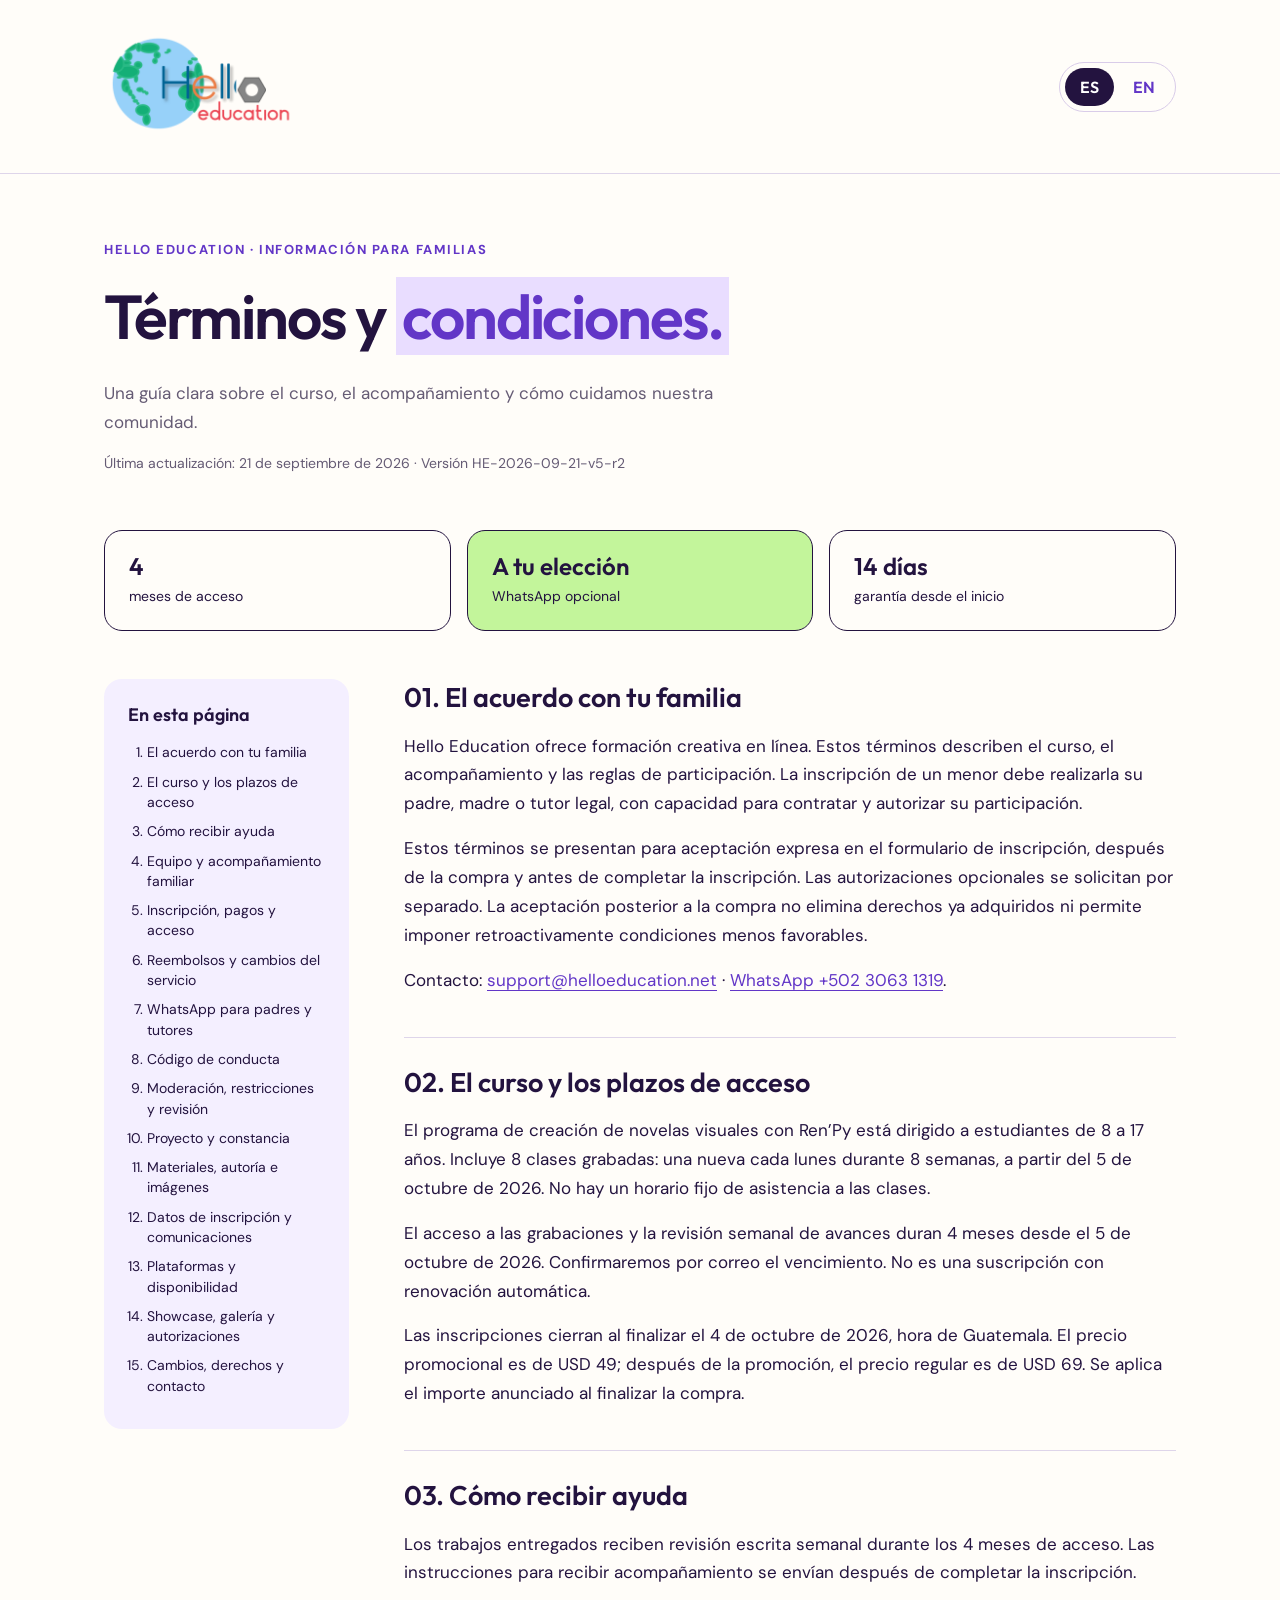
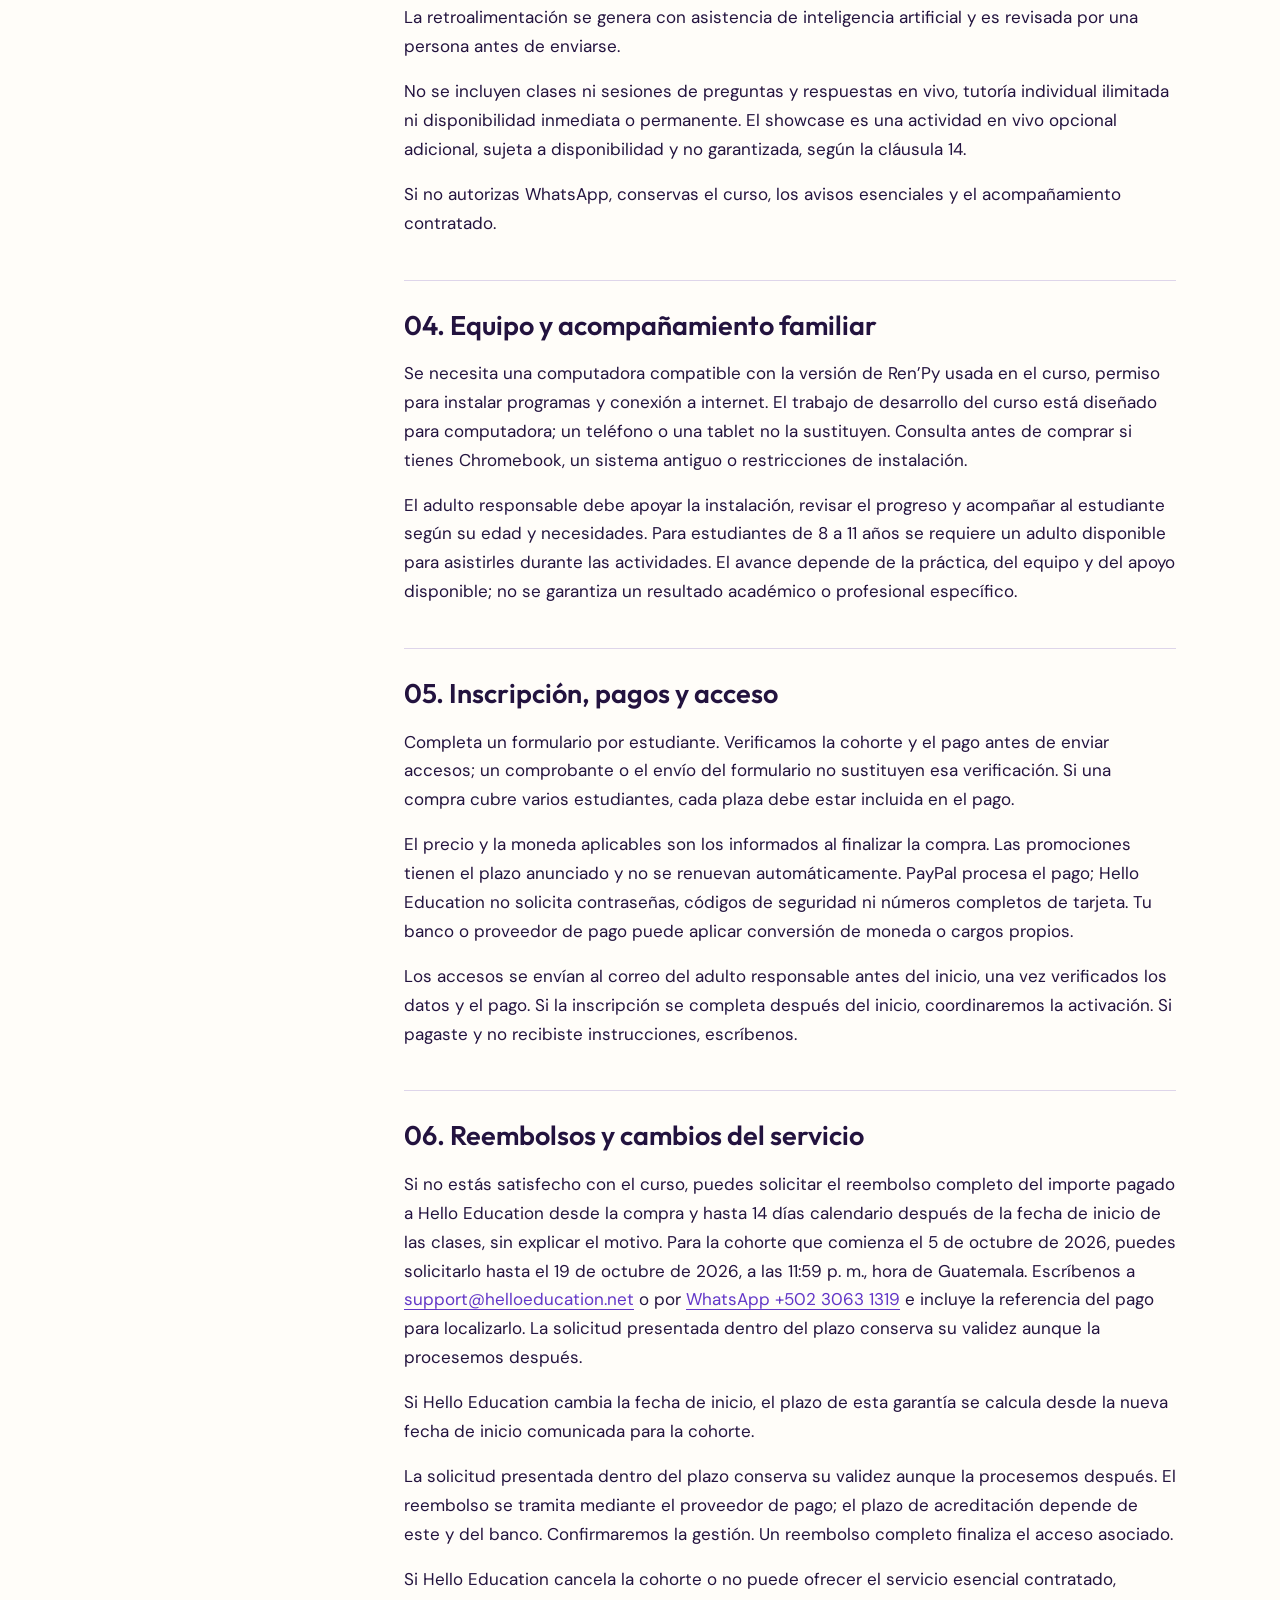
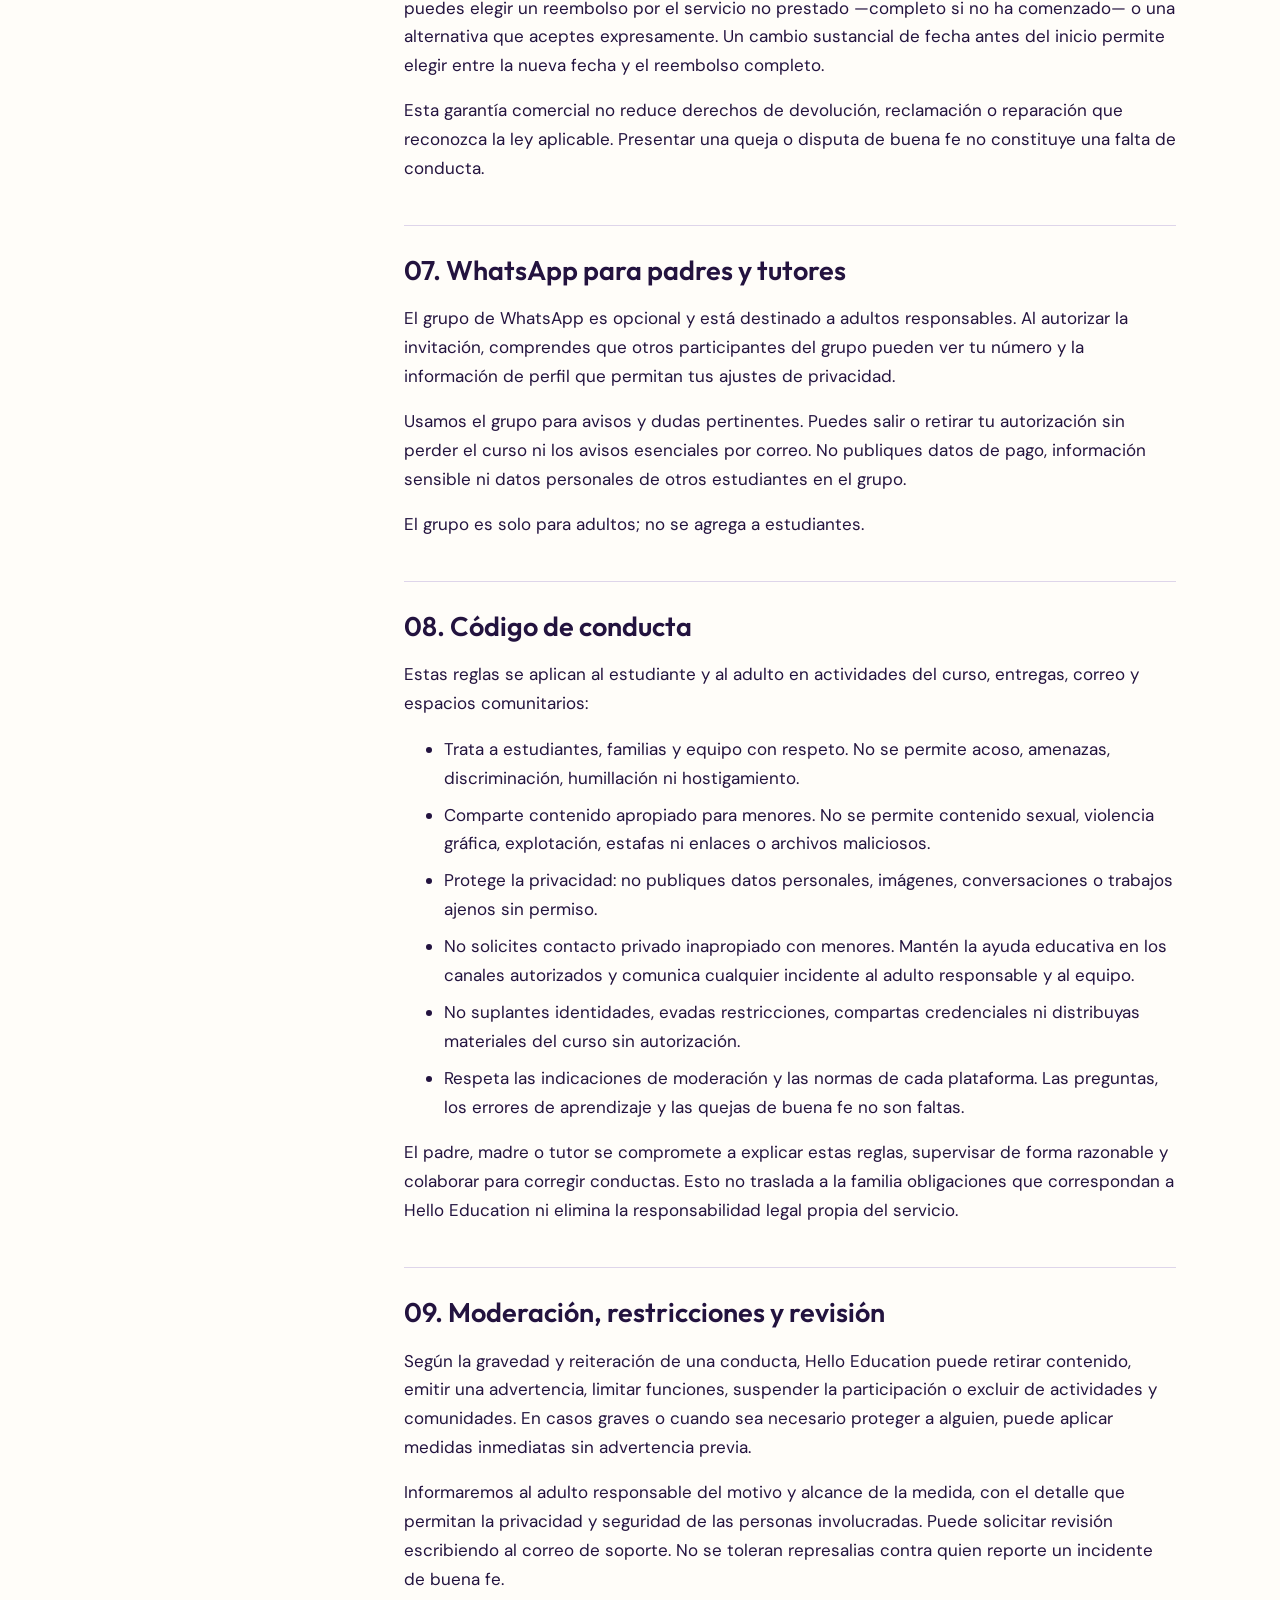
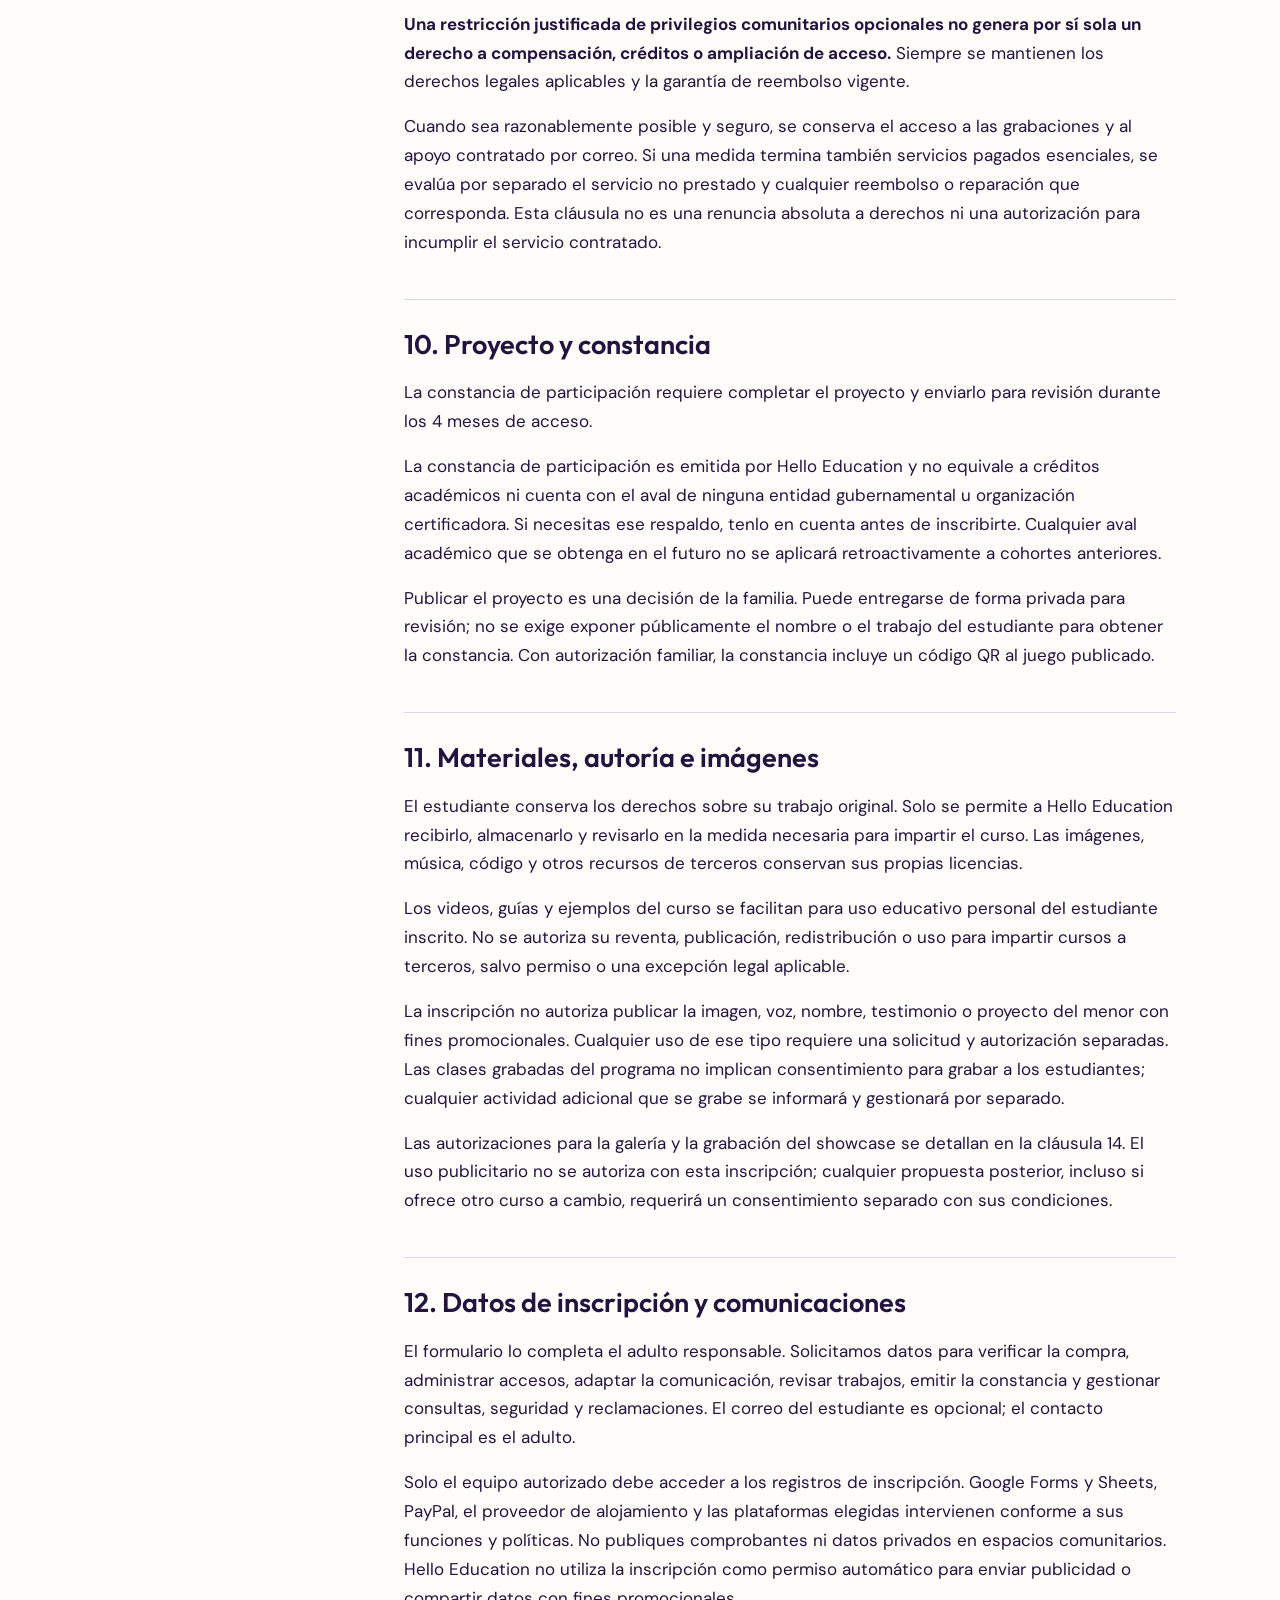
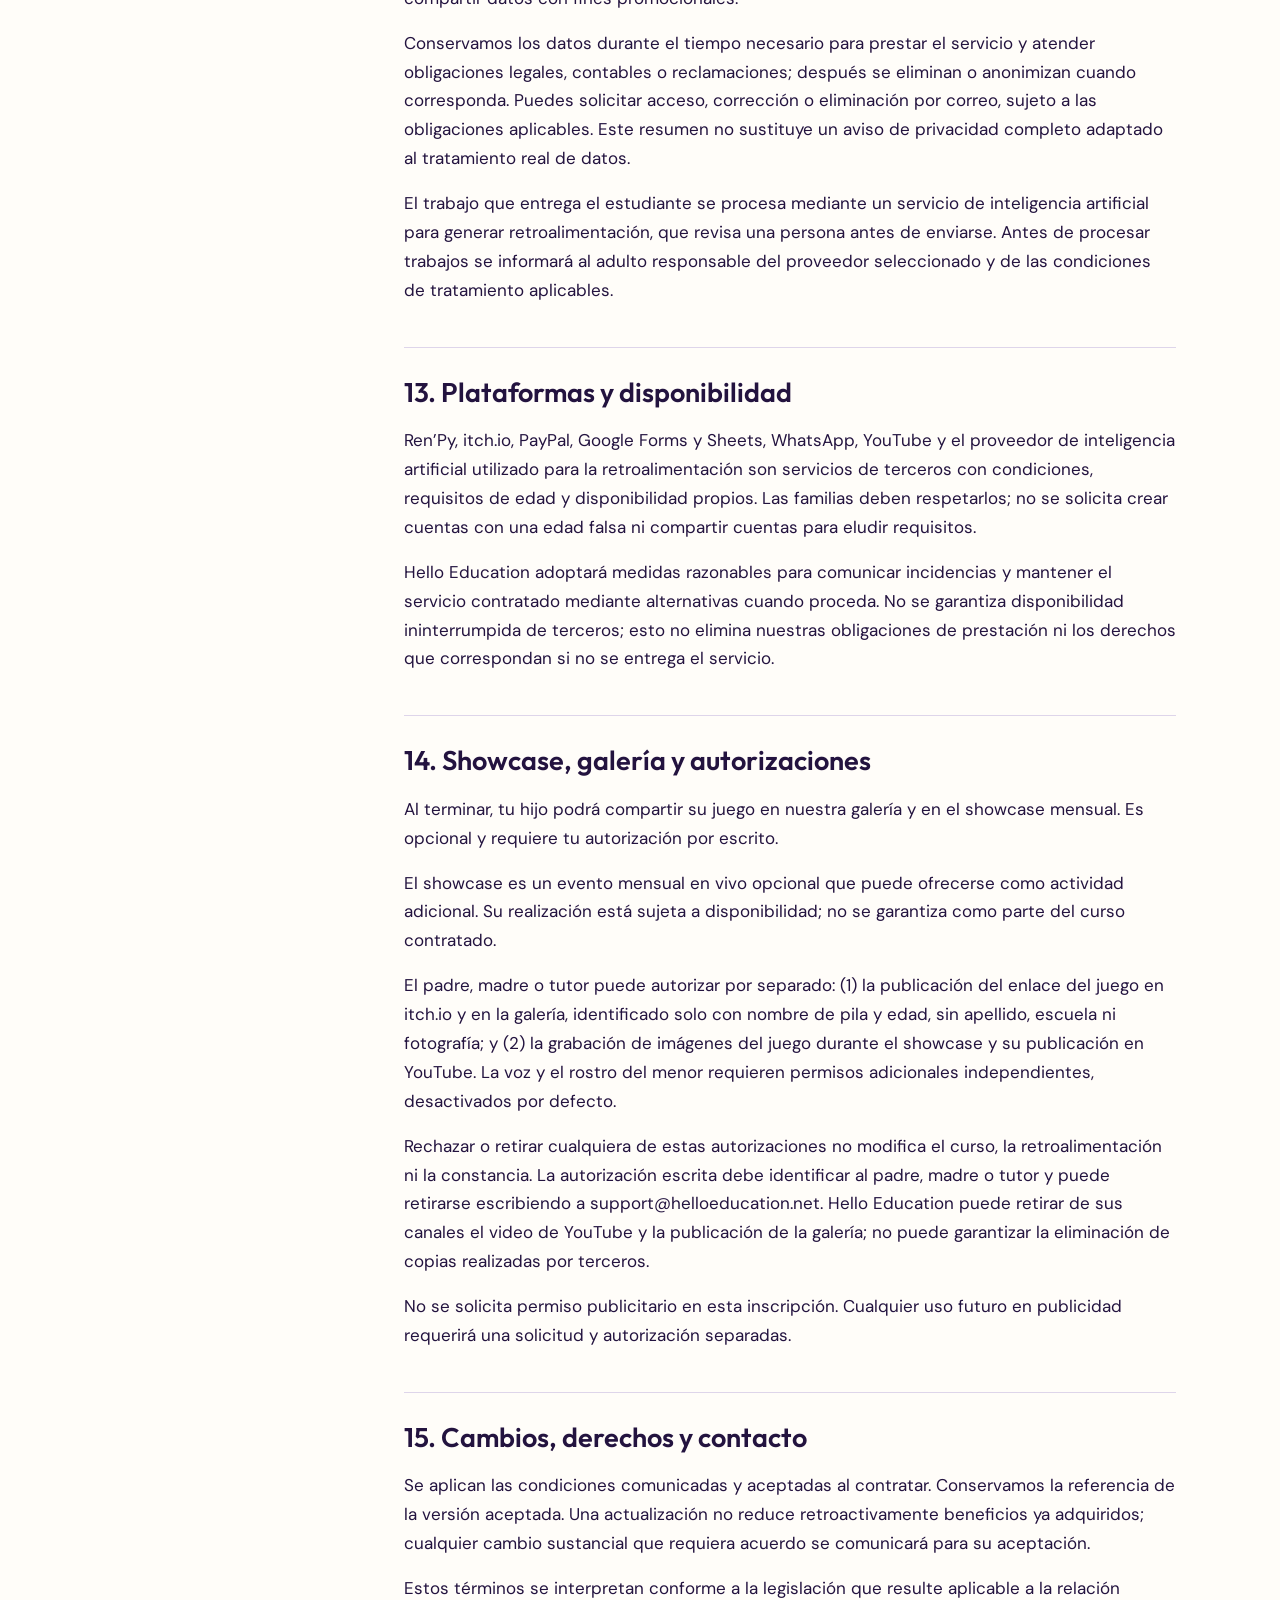
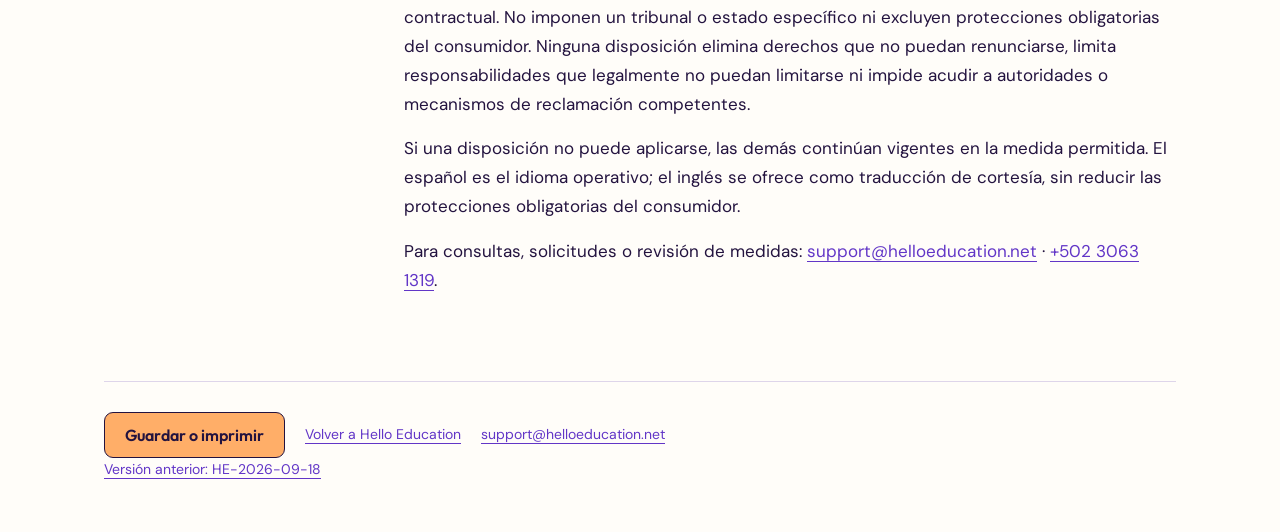
<file: index.html>
<!DOCTYPE html>

<html lang="es">
  <head>
    <meta charset="utf-8"/>
    <meta content="width=device-width,initial-scale=1" name="viewport"/>
    <title>Términos y condiciones | Hello Education</title>
    <meta content="Términos del curso y reglas de comunidad de Hello Education. Course terms and community rules." name="description"/>
    <meta content="#6236c7" name="theme-color"/>
    <link href="terms-assets/world.png" rel="icon"/>
    <link href="terms-assets/terms.css" rel="stylesheet"/>
    <script defer="" src="terms-assets/terms.js"></script>
    <!-- Google tag (gtag.js) -->
<script async src="https://www.googletagmanager.com/gtag/js?id=G-BK0WB74GTM"></script>
<script>
  window.dataLayer = window.dataLayer || [];
  function gtag(){dataLayer.push(arguments);}
  gtag('js', new Date());

  gtag('config', 'G-BK0WB74GTM');
</script>
  </head>
  <body>
    <a class="skip" href="#content">Saltar al contenido / Skip to content</a>
    <header>
      <div class="bar"><a aria-label="Hello Education" href="https://helloeducation.net">
        <img alt="Hello Education" class="logo" src="terms-assets/hello-logo.png"/></a>
        <nav aria-label="Idioma / Language" class="switch">
          <a aria-current="true" data-lang="es" href="?lang=es">ES</a>
          <a aria-current="false" data-lang="en" href="?lang=en">EN</a>
        </nav>
      </div>
    </header>
    <main class="wrap" id="content">
      <noscript><p>Sin JavaScript, ambas versiones aparecen a continuación. Without JavaScript, both versions appear below.</p></noscript>
      <div data-document="es" lang="es">
        <div class="hero">
          <span class="eyebrow">Hello Education · Información para familias</span>
          <h1>Términos y <mark>condiciones.</mark></h1>
          <p class="intro">Una guía clara sobre el curso, el acompañamiento y cómo cuidamos nuestra comunidad.</p>
          <p class="version">Última actualización: 21 de septiembre de 2026 · Versión HE-2026-09-21-v5-r2</p></div><div class="summary"><div><strong>4</strong><span>meses de acceso</span></div><div><strong>A tu elección</strong><span>WhatsApp opcional</span></div><div><strong>14 días</strong><span>garantía desde el inicio</span></div></div><div class="layout"><nav aria-label="Contenido" class="toc"><h2>En esta página</h2><ol><li><a href="#es-1">El acuerdo con tu familia</a></li><li><a href="#es-2">El curso y los plazos de acceso</a></li><li><a href="#es-3">Cómo recibir ayuda</a></li><li><a href="#es-4">Equipo y acompañamiento familiar</a></li><li><a href="#es-5">Inscripción, pagos y acceso</a></li><li><a href="#es-6">Reembolsos y cambios del servicio</a></li><li><a href="#es-7">WhatsApp para padres y tutores</a></li><li><a href="#es-8">Código de conducta</a></li><li><a href="#es-9">Moderación, restricciones y revisión</a></li><li><a href="#es-10">Proyecto y constancia</a></li><li><a href="#es-11">Materiales, autoría e imágenes</a></li><li><a href="#es-12">Datos de inscripción y comunicaciones</a></li><li><a href="#es-13">Plataformas y disponibilidad</a></li><li><a href="#es-14">Showcase, galería y autorizaciones</a></li><li><a href="#es-15">Cambios, derechos y contacto</a></li></ol></nav><article><section id="es-1"><h2>01. El acuerdo con tu familia</h2><p>Hello Education ofrece formación creativa en línea. Estos términos describen el curso, el acompañamiento y las reglas de participación. La inscripción de un menor debe realizarla su padre, madre o tutor legal, con capacidad para contratar y autorizar su participación.</p><p>Estos términos se presentan para aceptación expresa en el formulario de inscripción, después de la compra y antes de completar la inscripción. Las autorizaciones opcionales se solicitan por separado. La aceptación posterior a la compra no elimina derechos ya adquiridos ni permite imponer retroactivamente condiciones menos favorables.</p><p>Contacto: <a href="mailto:support@helloeducation.net">support@helloeducation.net</a> · <a href="https://wa.me/50230631319">WhatsApp +502 3063 1319</a>.</p></section><section id="es-2"><h2>02. El curso y los plazos de acceso</h2><p>El programa de creación de novelas visuales con Ren’Py está dirigido a estudiantes de 8 a 17 años. Incluye 8 clases grabadas: una nueva cada lunes durante 8 semanas, a partir del 5 de octubre de 2026. No hay un horario fijo de asistencia a las clases.</p><p>El acceso a las grabaciones y la revisión semanal de avances duran 4 meses desde el 5 de octubre de 2026. Confirmaremos por correo el vencimiento. No es una suscripción con renovación automática.</p><p>Las inscripciones cierran al finalizar el 4 de octubre de 2026, hora de Guatemala. El precio promocional es de USD 49; después de la promoción, el precio regular es de USD 69. Se aplica el importe anunciado al finalizar la compra.</p></section><section id="es-3"><h2>03. Cómo recibir ayuda</h2><p>Los trabajos entregados reciben revisión escrita semanal durante los 4 meses de acceso. Las instrucciones para recibir acompañamiento se envían después de completar la inscripción.</p><p>La retroalimentación se genera con asistencia de inteligencia artificial y es revisada por una persona antes de enviarse.</p><p>No se incluyen clases ni sesiones de preguntas y respuestas en vivo, tutoría individual ilimitada ni disponibilidad inmediata o permanente. El showcase es una actividad en vivo opcional adicional, sujeta a disponibilidad y no garantizada, según la cláusula 14.</p><p>Si no autorizas WhatsApp, conservas el curso, los avisos esenciales y el acompañamiento contratado.</p></section><section id="es-4"><h2>04. Equipo y acompañamiento familiar</h2><p>Se necesita una computadora compatible con la versión de Ren’Py usada en el curso, permiso para instalar programas y conexión a internet. El trabajo de desarrollo del curso está diseñado para computadora; un teléfono o una tablet no la sustituyen. Consulta antes de comprar si tienes Chromebook, un sistema antiguo o restricciones de instalación.</p><p>El adulto responsable debe apoyar la instalación, revisar el progreso y acompañar al estudiante según su edad y necesidades. Para estudiantes de 8 a 11 años se requiere un adulto disponible para asistirles durante las actividades. El avance depende de la práctica, del equipo y del apoyo disponible; no se garantiza un resultado académico o profesional específico.</p></section><section id="es-5"><h2>05. Inscripción, pagos y acceso</h2><p>Completa un formulario por estudiante. Verificamos la cohorte y el pago antes de enviar accesos; un comprobante o el envío del formulario no sustituyen esa verificación. Si una compra cubre varios estudiantes, cada plaza debe estar incluida en el pago.</p><p>El precio y la moneda aplicables son los informados al finalizar la compra. Las promociones tienen el plazo anunciado y no se renuevan automáticamente. PayPal procesa el pago; Hello Education no solicita contraseñas, códigos de seguridad ni números completos de tarjeta. Tu banco o proveedor de pago puede aplicar conversión de moneda o cargos propios.</p><p>Los accesos se envían al correo del adulto responsable antes del inicio, una vez verificados los datos y el pago. Si la inscripción se completa después del inicio, coordinaremos la activación. Si pagaste y no recibiste instrucciones, escríbenos.</p></section><section id="es-6"><h2>06. Reembolsos y cambios del servicio</h2><p>Si no estás satisfecho con el curso, puedes solicitar el reembolso completo del importe pagado a Hello Education desde la compra y hasta 14 días calendario después de la fecha de inicio de las clases, sin explicar el motivo. Para la cohorte que comienza el 5 de octubre de 2026, puedes solicitarlo hasta el 19 de octubre de 2026, a las 11:59 p. m., hora de Guatemala. Escríbenos a <a href="mailto:support@helloeducation.net">support@helloeducation.net</a> o por <a href="https://wa.me/50230631319">WhatsApp +502 3063 1319</a> e incluye la referencia del pago para localizarlo. La solicitud presentada dentro del plazo conserva su validez aunque la procesemos después.</p><p>Si Hello Education cambia la fecha de inicio, el plazo de esta garantía se calcula desde la nueva fecha de inicio comunicada para la cohorte.</p><p>La solicitud presentada dentro del plazo conserva su validez aunque la procesemos después. El reembolso se tramita mediante el proveedor de pago; el plazo de acreditación depende de este y del banco. Confirmaremos la gestión. Un reembolso completo finaliza el acceso asociado.</p><p>Si Hello Education cancela la cohorte o no puede ofrecer el servicio esencial contratado, puedes elegir un reembolso por el servicio no prestado —completo si no ha comenzado— o una alternativa que aceptes expresamente. Un cambio sustancial de fecha antes del inicio permite elegir entre la nueva fecha y el reembolso completo.</p><p>Esta garantía comercial no reduce derechos de devolución, reclamación o reparación que reconozca la ley aplicable. Presentar una queja o disputa de buena fe no constituye una falta de conducta.</p></section><section id="es-7"><h2>07. WhatsApp para padres y tutores</h2><p>El grupo de WhatsApp es opcional y está destinado a adultos responsables. Al autorizar la invitación, comprendes que otros participantes del grupo pueden ver tu número y la información de perfil que permitan tus ajustes de privacidad.</p><p>Usamos el grupo para avisos y dudas pertinentes. Puedes salir o retirar tu autorización sin perder el curso ni los avisos esenciales por correo. No publiques datos de pago, información sensible ni datos personales de otros estudiantes en el grupo.</p><p>El grupo es solo para adultos; no se agrega a estudiantes.</p></section><section id="es-8"><h2>08. Código de conducta</h2><p>Estas reglas se aplican al estudiante y al adulto en actividades del curso, entregas, correo y espacios comunitarios:</p><ul><li>Trata a estudiantes, familias y equipo con respeto. No se permite acoso, amenazas, discriminación, humillación ni hostigamiento.</li><li>Comparte contenido apropiado para menores. No se permite contenido sexual, violencia gráfica, explotación, estafas ni enlaces o archivos maliciosos.</li><li>Protege la privacidad: no publiques datos personales, imágenes, conversaciones o trabajos ajenos sin permiso.</li><li>No solicites contacto privado inapropiado con menores. Mantén la ayuda educativa en los canales autorizados y comunica cualquier incidente al adulto responsable y al equipo.</li><li>No suplantes identidades, evadas restricciones, compartas credenciales ni distribuyas materiales del curso sin autorización.</li><li>Respeta las indicaciones de moderación y las normas de cada plataforma. Las preguntas, los errores de aprendizaje y las quejas de buena fe no son faltas.</li></ul><p>El padre, madre o tutor se compromete a explicar estas reglas, supervisar de forma razonable y colaborar para corregir conductas. Esto no traslada a la familia obligaciones que correspondan a Hello Education ni elimina la responsabilidad legal propia del servicio.</p></section><section id="es-9"><h2>09. Moderación, restricciones y revisión</h2><p>Según la gravedad y reiteración de una conducta, Hello Education puede retirar contenido, emitir una advertencia, limitar funciones, suspender la participación o excluir de actividades y comunidades. En casos graves o cuando sea necesario proteger a alguien, puede aplicar medidas inmediatas sin advertencia previa.</p><p>Informaremos al adulto responsable del motivo y alcance de la medida, con el detalle que permitan la privacidad y seguridad de las personas involucradas. Puede solicitar revisión escribiendo al correo de soporte. No se toleran represalias contra quien reporte un incidente de buena fe.</p><p><strong>Una restricción justificada de privilegios comunitarios opcionales no genera por sí sola un derecho a compensación, créditos o ampliación de acceso.</strong> Siempre se mantienen los derechos legales aplicables y la garantía de reembolso vigente.</p><p>Cuando sea razonablemente posible y seguro, se conserva el acceso a las grabaciones y al apoyo contratado por correo. Si una medida termina también servicios pagados esenciales, se evalúa por separado el servicio no prestado y cualquier reembolso o reparación que corresponda. Esta cláusula no es una renuncia absoluta a derechos ni una autorización para incumplir el servicio contratado.</p></section><section id="es-10"><h2>10. Proyecto y constancia</h2><p>La constancia de participación requiere completar el proyecto y enviarlo para revisión durante los 4 meses de acceso.</p><p>La constancia de participación es emitida por Hello Education y no equivale a créditos académicos ni cuenta con el aval de ninguna entidad gubernamental u organización certificadora. Si necesitas ese respaldo, tenlo en cuenta antes de inscribirte. Cualquier aval académico que se obtenga en el futuro no se aplicará retroactivamente a cohortes anteriores.</p><p>Publicar el proyecto es una decisión de la familia. Puede entregarse de forma privada para revisión; no se exige exponer públicamente el nombre o el trabajo del estudiante para obtener la constancia. Con autorización familiar, la constancia incluye un código QR al juego publicado.</p></section><section id="es-11"><h2>11. Materiales, autoría e imágenes</h2><p>El estudiante conserva los derechos sobre su trabajo original. Solo se permite a Hello Education recibirlo, almacenarlo y revisarlo en la medida necesaria para impartir el curso. Las imágenes, música, código y otros recursos de terceros conservan sus propias licencias.</p><p>Los videos, guías y ejemplos del curso se facilitan para uso educativo personal del estudiante inscrito. No se autoriza su reventa, publicación, redistribución o uso para impartir cursos a terceros, salvo permiso o una excepción legal aplicable.</p><p>La inscripción no autoriza publicar la imagen, voz, nombre, testimonio o proyecto del menor con fines promocionales. Cualquier uso de ese tipo requiere una solicitud y autorización separadas. Las clases grabadas del programa no implican consentimiento para grabar a los estudiantes; cualquier actividad adicional que se grabe se informará y gestionará por separado.</p><p>Las autorizaciones para la galería y la grabación del showcase se detallan en la cláusula 14. El uso publicitario no se autoriza con esta inscripción; cualquier propuesta posterior, incluso si ofrece otro curso a cambio, requerirá un consentimiento separado con sus condiciones.</p></section><section id="es-12"><h2>12. Datos de inscripción y comunicaciones</h2><p>El formulario lo completa el adulto responsable. Solicitamos datos para verificar la compra, administrar accesos, adaptar la comunicación, revisar trabajos, emitir la constancia y gestionar consultas, seguridad y reclamaciones. El correo del estudiante es opcional; el contacto principal es el adulto.</p><p>Solo el equipo autorizado debe acceder a los registros de inscripción. Google Forms y Sheets, PayPal, el proveedor de alojamiento y las plataformas elegidas intervienen conforme a sus funciones y políticas. No publiques comprobantes ni datos privados en espacios comunitarios. Hello Education no utiliza la inscripción como permiso automático para enviar publicidad o compartir datos con fines promocionales.</p><p>Conservamos los datos durante el tiempo necesario para prestar el servicio y atender obligaciones legales, contables o reclamaciones; después se eliminan o anonimizan cuando corresponda. Puedes solicitar acceso, corrección o eliminación por correo, sujeto a las obligaciones aplicables. Este resumen no sustituye un aviso de privacidad completo adaptado al tratamiento real de datos.</p><p>El trabajo que entrega el estudiante se procesa mediante un servicio de inteligencia artificial para generar retroalimentación, que revisa una persona antes de enviarse. Antes de procesar trabajos se informará al adulto responsable del proveedor seleccionado y de las condiciones de tratamiento aplicables.</p></section><section id="es-13"><h2>13. Plataformas y disponibilidad</h2><p>Ren’Py, itch.io, PayPal, Google Forms y Sheets, WhatsApp, YouTube y el proveedor de inteligencia artificial utilizado para la retroalimentación son servicios de terceros con condiciones, requisitos de edad y disponibilidad propios. Las familias deben respetarlos; no se solicita crear cuentas con una edad falsa ni compartir cuentas para eludir requisitos.</p><p>Hello Education adoptará medidas razonables para comunicar incidencias y mantener el servicio contratado mediante alternativas cuando proceda. No se garantiza disponibilidad ininterrumpida de terceros; esto no elimina nuestras obligaciones de prestación ni los derechos que correspondan si no se entrega el servicio.</p></section><section id="es-14"><h2>14. Showcase, galería y autorizaciones</h2><p>Al terminar, tu hijo podrá compartir su juego en nuestra galería y en el showcase mensual. Es opcional y requiere tu autorización por escrito.</p><p>El showcase es un evento mensual en vivo opcional que puede ofrecerse como actividad adicional. Su realización está sujeta a disponibilidad; no se garantiza como parte del curso contratado.</p><p>El padre, madre o tutor puede autorizar por separado: (1) la publicación del enlace del juego en itch.io y en la galería, identificado solo con nombre de pila y edad, sin apellido, escuela ni fotografía; y (2) la grabación de imágenes del juego durante el showcase y su publicación en YouTube. La voz y el rostro del menor requieren permisos adicionales independientes, desactivados por defecto.</p><p>Rechazar o retirar cualquiera de estas autorizaciones no modifica el curso, la retroalimentación ni la constancia. La autorización escrita debe identificar al padre, madre o tutor y puede retirarse escribiendo a support@helloeducation.net. Hello Education puede retirar de sus canales el video de YouTube y la publicación de la galería; no puede garantizar la eliminación de copias realizadas por terceros.</p><p>No se solicita permiso publicitario en esta inscripción. Cualquier uso futuro en publicidad requerirá una solicitud y autorización separadas.</p></section><section id="es-15"><h2>15. Cambios, derechos y contacto</h2><p>Se aplican las condiciones comunicadas y aceptadas al contratar. Conservamos la referencia de la versión aceptada. Una actualización no reduce retroactivamente beneficios ya adquiridos; cualquier cambio sustancial que requiera acuerdo se comunicará para su aceptación.</p><p>Estos términos se interpretan conforme a la legislación que resulte aplicable a la relación contractual. No imponen un tribunal o estado específico ni excluyen protecciones obligatorias del consumidor. Ninguna disposición elimina derechos que no puedan renunciarse, limita responsabilidades que legalmente no puedan limitarse ni impide acudir a autoridades o mecanismos de reclamación competentes.</p><p>Si una disposición no puede aplicarse, las demás continúan vigentes en la medida permitida. El español es el idioma operativo; el inglés se ofrece como traducción de cortesía, sin reducir las protecciones obligatorias del consumidor.</p><p>Para consultas, solicitudes o revisión de medidas: <a href="mailto:support@helloeducation.net">support@helloeducation.net</a> · <a href="https://wa.me/50230631319">+502 3063 1319</a>.</p></section></article></div><footer><div class="actions"><button class="print" data-print="" type="button">Guardar o imprimir</button><a href="https://helloeducation.net">Volver a Hello Education</a><a href="mailto:support@helloeducation.net">support@helloeducation.net</a></div><a href="/versiones/HE-2026-09-18.html?lang=es">Versión anterior: HE-2026-09-18</a></footer></div><div data-document="en" lang="en"><div class="hero"><span class="eyebrow">Hello Education · Information for families</span><h1>Terms &amp; <mark>conditions.</mark></h1><p class="intro">Clear information about the course, support and how we care for our community.</p><p class="version">Last updated: September 21, 2026 · Version HE-2026-09-21-v5-r2</p></div><div class="summary"><div><strong>4</strong><span>months of access</span></div><div><strong>Your choice</strong><span>Optional WhatsApp</span></div><div><strong>14 days</strong><span>refund guarantee from course start</span></div></div><div class="layout"><nav aria-label="Contents" class="toc"><h2>On this page</h2><ol><li><a href="#en-1">Our agreement with your family</a></li><li><a href="#en-2">The course and access periods</a></li><li><a href="#en-3">How support works</a></li><li><a href="#en-4">Equipment and family support</a></li><li><a href="#en-5">Enrollment, payment and access</a></li><li><a href="#en-6">Refunds and service changes</a></li><li><a href="#en-7">WhatsApp for parents and guardians</a></li><li><a href="#en-8">Code of conduct</a></li><li><a href="#en-9">Moderation, restrictions and review</a></li><li><a href="#en-10">Project and certificate</a></li><li><a href="#en-11">Materials, ownership and images</a></li><li><a href="#en-12">Enrollment data and communications</a></li><li><a href="#en-13">Platforms and availability</a></li><li><a href="#en-14">Showcase, gallery and permissions</a></li><li><a href="#en-15">Updates, rights and contact</a></li></ol></nav><article><section id="en-1"><h2>01. Our agreement with your family</h2><p>Hello Education provides online creative education. These terms explain the course, support and participation rules. A minor must be enrolled by a parent or legal guardian with authority to enter into the agreement and authorize participation.</p><p>These terms are presented for explicit acceptance in the registration form, after purchase and before registration is completed. Optional permissions are requested separately. Acceptance after purchase does not remove acquired rights or allow less favorable conditions to be imposed retroactively.</p><p>Contact: <a href="mailto:support@helloeducation.net">support@helloeducation.net</a> · <a href="https://wa.me/50230631319">WhatsApp +502 3063 1319</a>.</p></section><section id="en-2"><h2>02. The course and access periods</h2><p>The Ren’Py visual novel program is for students ages 8–17. It includes 8 recorded lessons: one released each Monday for 8 weeks, starting October 5, 2026. There is no fixed lesson attendance schedule.</p><p>Recording access and weekly progress review last 4 months from October 5, 2026. We will confirm the expiry by email. This is not an automatically renewing subscription.</p><p>Enrollment closes at the end of October 4, 2026, Guatemala time. The promotional price is USD 49; after the promotion, the regular price is USD 69. The amount disclosed at checkout applies.</p></section><section id="en-3"><h2>03. How support works</h2><p>Submitted work receives weekly written review during the 4 months of access. Instructions for receiving support are sent after registration is completed.</p><p>Feedback is generated with AI assistance and reviewed by a person before it is sent.</p><p>Live classes or Q&amp;A sessions, unlimited individual tutoring and immediate or around-the-clock availability are not included. The showcase is an optional additional live activity, subject to availability and not guaranteed, under clause 14.</p><p>If you decline WhatsApp, you retain the course, essential updates and purchased support.</p></section><section id="en-4"><h2>04. Equipment and family support</h2><p>The student needs a computer compatible with the Ren’Py version used in the course, permission to install software and an internet connection. Course development activities are designed for a computer; a phone or tablet is not a substitute. Contact us before purchasing if you use a Chromebook, older operating system or restricted device.</p><p>The responsible adult must assist with setup, review progress and provide support appropriate to the student’s age and needs. Students ages 8–11 need an adult available to help during activities. Progress depends on practice, equipment and available support; no specific academic or professional outcome is guaranteed.</p></section><section id="en-5"><h2>05. Enrollment, payment and access</h2><p>Submit one form per student. We verify the cohort and payment before issuing access; a receipt or form submission does not replace verification. If one purchase covers multiple students, the payment must include each seat.</p><p>The applicable price and currency are those disclosed at checkout. Promotions expire as advertised and do not renew automatically. PayPal processes payment; Hello Education does not request passwords, security codes or full card numbers. Your bank or payment provider may apply currency conversion or its own charges.</p><p>Access instructions are emailed to the responsible adult before the start, once details and payment have been verified. If enrollment is completed after the start, we will coordinate activation. Contact us if you paid but have not received instructions.</p></section><section id="en-6"><h2>06. Refunds and service changes</h2><p>If you are not satisfied with the course, you may request a full refund of the amount paid to Hello Education from purchase until 14 calendar days after the course start date, without giving a reason. For the cohort starting October 5, 2026, you can request a refund through October 19, 2026, at 11:59 p.m., Guatemala time. Contact <a href="mailto:support@helloeducation.net">support@helloeducation.net</a> or <a href="https://wa.me/50230631319">WhatsApp +502 3063 1319</a>, including your payment reference so we can locate it. A request submitted within the deadline remains valid if processed later.</p><p>If Hello Education changes the start date, this guarantee period is calculated from the new start date communicated for the cohort.</p><p>A request submitted within the deadline remains valid if processed later. Refunds are processed through the payment provider; the time to receive funds depends on that provider and your bank. We will confirm processing. A full refund ends the associated access.</p><p>If Hello Education cancels a cohort or cannot deliver the essential purchased service, you may choose a refund for the undelivered service—full if it has not started—or an alternative you explicitly accept. A substantial start-date change before the course begins lets you choose the new date or a full refund.</p><p>This commercial guarantee does not reduce refund, complaint or remedy rights under applicable law. Making a good-faith complaint or payment dispute is not misconduct.</p></section><section id="en-7"><h2>07. WhatsApp for parents and guardians</h2><p>The WhatsApp group is optional and intended for responsible adults. By requesting an invitation, you understand that other group participants may see your phone number and profile information permitted by your privacy settings.</p><p>The group is for relevant updates and questions. You may leave or withdraw permission without losing the course or essential email updates. Do not post payment details, sensitive information or other students’ personal information in the group.</p><p>The group is adults-only; students are not added.</p></section><section id="en-8"><h2>08. Code of conduct</h2><p>These rules apply to students and adults in course activities, submissions, email and community spaces:</p><ul><li>Treat students, families and staff respectfully. Harassment, threats, discrimination, humiliation and bullying are prohibited.</li><li>Share content suitable for minors. Sexual content, graphic violence, exploitation, scams and malicious links or files are prohibited.</li><li>Protect privacy: do not share another person’s personal information, images, conversations or work without permission.</li><li>Do not seek inappropriate private contact with minors. Keep educational support in authorized channels and report incidents to the responsible adult and staff.</li><li>Do not impersonate others, evade restrictions, share credentials or distribute course materials without authorization.</li><li>Follow moderation instructions and platform rules. Questions, learning mistakes and good-faith complaints are not misconduct.</li></ul><p>The parent or guardian agrees to explain these rules, provide reasonable supervision and help address behavior concerns. This does not transfer Hello Education’s own duties to the family or remove the service’s own legal responsibility.</p></section><section id="en-9"><h2>09. Moderation, restrictions and review</h2><p>Depending on severity and repeated behavior, Hello Education may remove content, warn, restrict features, suspend participation or exclude someone from activities and communities. Serious incidents or protecting someone’s safety may require immediate action without a prior warning.</p><p>We will tell the responsible adult the reason and scope of the measure, with detail limited where needed to protect the privacy and safety of those involved. They may request review by emailing support. Retaliation against a person who reports a concern in good faith is prohibited.</p><p><strong>A justified restriction of optional community privileges does not by itself create an entitlement to compensation, credits or extended access.</strong> Applicable legal rights and the current refund guarantee remain in effect.</p><p>Where reasonably possible and safe, recordings and purchased email support remain available. If a measure also ends essential paid services, undelivered services and any applicable refund or remedy are assessed separately. This clause is not a blanket waiver of rights or permission to withhold the contracted service.</p></section><section id="en-10"><h2>10. Project and certificate</h2><p>The certificate of participation requires completing and submitting the project for review during the 4 months of access.</p><p>The certificate of participation is issued by Hello Education. It does not count as academic credit and is not endorsed by any government entity or certifying organization. If you require that recognition, please consider this before enrolling. Any academic endorsement obtained in the future will not apply retroactively to previous cohorts.</p><p>Publishing the project is the family’s choice. It may be submitted privately for review; publicly exposing the student’s name or work is not required to receive the certificate. With family permission, the certificate includes a QR code to the published game.</p></section><section id="en-11"><h2>11. Materials, ownership and images</h2><p>The student retains rights to their original work. Hello Education is permitted to receive, store and review it only as needed to deliver the course. Third-party images, music, code and other resources remain subject to their own licenses.</p><p>Course videos, guides and examples are provided for the enrolled student’s personal educational use. Resale, publication, redistribution or use to teach third parties is not authorized, except with permission or under an applicable legal exception.</p><p>Enrollment does not authorize promotional use of a minor’s image, voice, name, testimonial or project. Such use requires a separate request and permission. Recorded course lessons do not imply consent to record students; any additional recorded activity will be separately explained and addressed.</p><p>Gallery and showcase recording permissions are described in clause 14. Registration does not authorize advertising use; any later proposal, including one offering another course in exchange, will require separate consent with its terms.</p></section><section id="en-12"><h2>12. Enrollment data and communications</h2><p>The responsible adult completes the form. We request information to verify payment, administer access, adapt communications, review work, issue the certificate and handle support, safety and complaints. The student’s email is optional; the adult is the primary contact.</p><p>Only authorized staff should access enrollment records. Google Forms and Sheets, PayPal, the hosting provider and chosen platforms are involved according to their roles and policies. Do not post receipts or private information in community spaces. Hello Education does not treat enrollment as automatic permission for advertising or promotional data sharing.</p><p>Data is retained as needed to deliver the service and meet legal, accounting or dispute-related obligations, then deleted or anonymized as appropriate. You may request access, correction or deletion by email, subject to applicable obligations. This summary does not replace a complete privacy notice reflecting actual data practices.</p><p>Submitted student work is processed by an AI service to generate feedback, which a person reviews before it is sent. Before processing work, the responsible adult will be informed of the selected provider and applicable data-processing conditions.</p></section><section id="en-13"><h2>13. Platforms and availability</h2><p>Ren’Py, itch.io, PayPal, Google Forms and Sheets, WhatsApp, YouTube and the AI feedback provider are third-party services with their own terms, age requirements and availability. Families must comply; we do not ask anyone to enter a false age or share accounts to bypass requirements.</p><p>Hello Education will take reasonable steps to communicate incidents and maintain the contracted service through alternatives where appropriate. Uninterrupted third-party availability is not guaranteed; this does not remove our delivery obligations or rights arising if the service is not provided.</p></section><section id="en-14"><h2>14. Showcase, gallery and permissions</h2><p>When they finish, your child may share their game in our gallery and in the monthly showcase. It is optional and requires your written permission.</p><p>The showcase is an optional monthly live event that may be offered as an additional activity. It is subject to availability and is not guaranteed as part of the purchased course.</p><p>The parent or legal guardian may separately authorize: (1) publication of the game link on itch.io and in the gallery, identified only by first name and age, without surname, school or photograph; and (2) recording game footage during the showcase and publishing it on YouTube. The child’s voice and face require additional independent permissions, off by default.</p><p>Declining or withdrawing any permission does not change the course, feedback or certificate. Written permission must identify the parent or legal guardian and may be withdrawn by emailing support@helloeducation.net. Hello Education can remove the YouTube video and gallery entry from its own channels; it cannot guarantee removal of third-party copies.</p><p>Advertising permission is not requested at registration. Any future advertising use requires a separate request and permission.</p></section><section id="en-15"><h2>15. Updates, rights and contact</h2><p>The terms disclosed and accepted when purchasing apply. We retain a reference to the accepted version. Updates do not retroactively reduce acquired benefits; substantial changes requiring agreement will be communicated for acceptance.</p><p>These terms are interpreted under the law applicable to the contractual relationship. They do not impose a particular state or exclusive court or exclude mandatory consumer protections. No provision removes nonwaivable rights, limits liability that cannot legally be limited or prevents access to competent authorities or complaint mechanisms.</p><p>If a provision cannot be applied, the others remain effective to the extent permitted. Spanish is the operative language; English is provided as a convenience translation, without reducing mandatory consumer protections.</p><p>For questions, requests or review of moderation measures: <a href="mailto:support@helloeducation.net">support@helloeducation.net</a> · <a href="https://wa.me/50230631319">+502 3063 1319</a>.</p></section></article></div><footer><div class="actions"><button class="print" data-print="" type="button">Save or print</button><a href="https://helloeducation.net">Back to Hello Education</a><a href="mailto:support@helloeducation.net">support@helloeducation.net</a></div><a href="/versiones/HE-2026-09-18.html?lang=en">Previous version: HE-2026-09-18</a></footer></div></main></body></html>
</file>
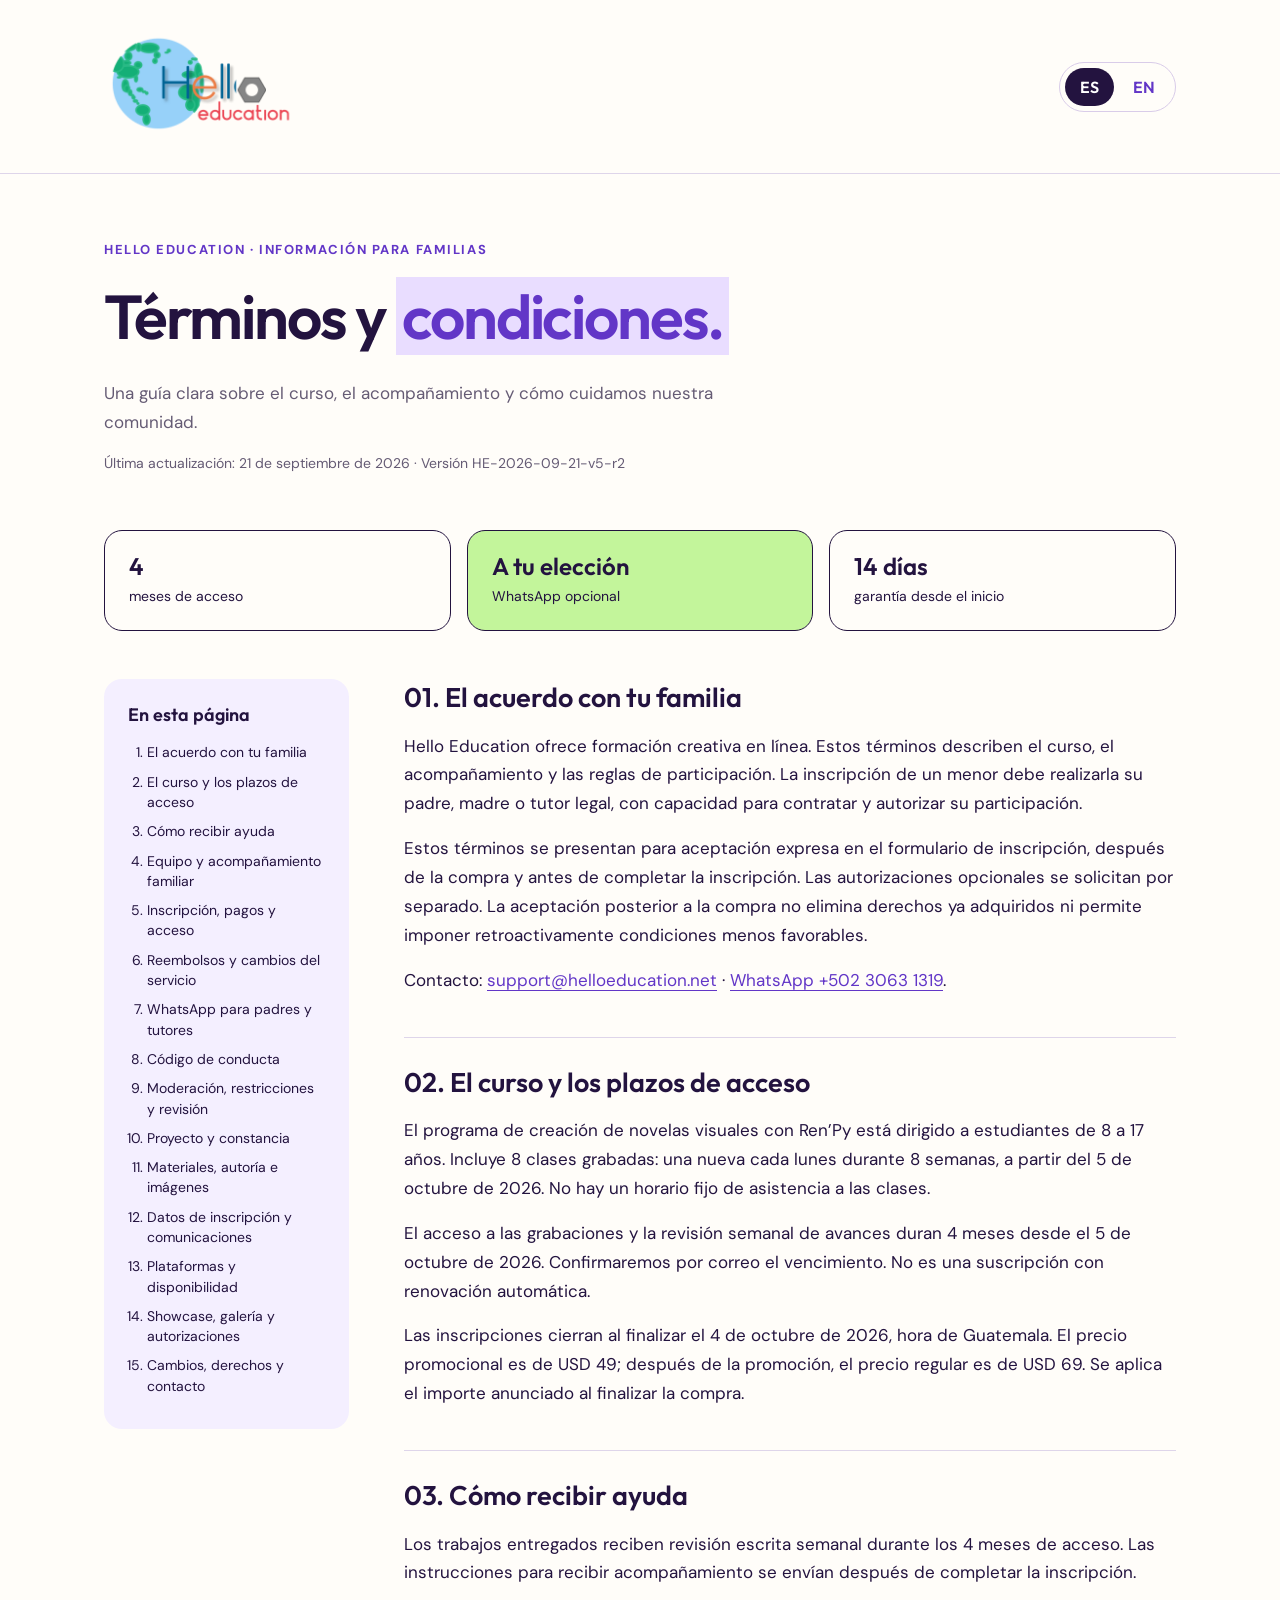
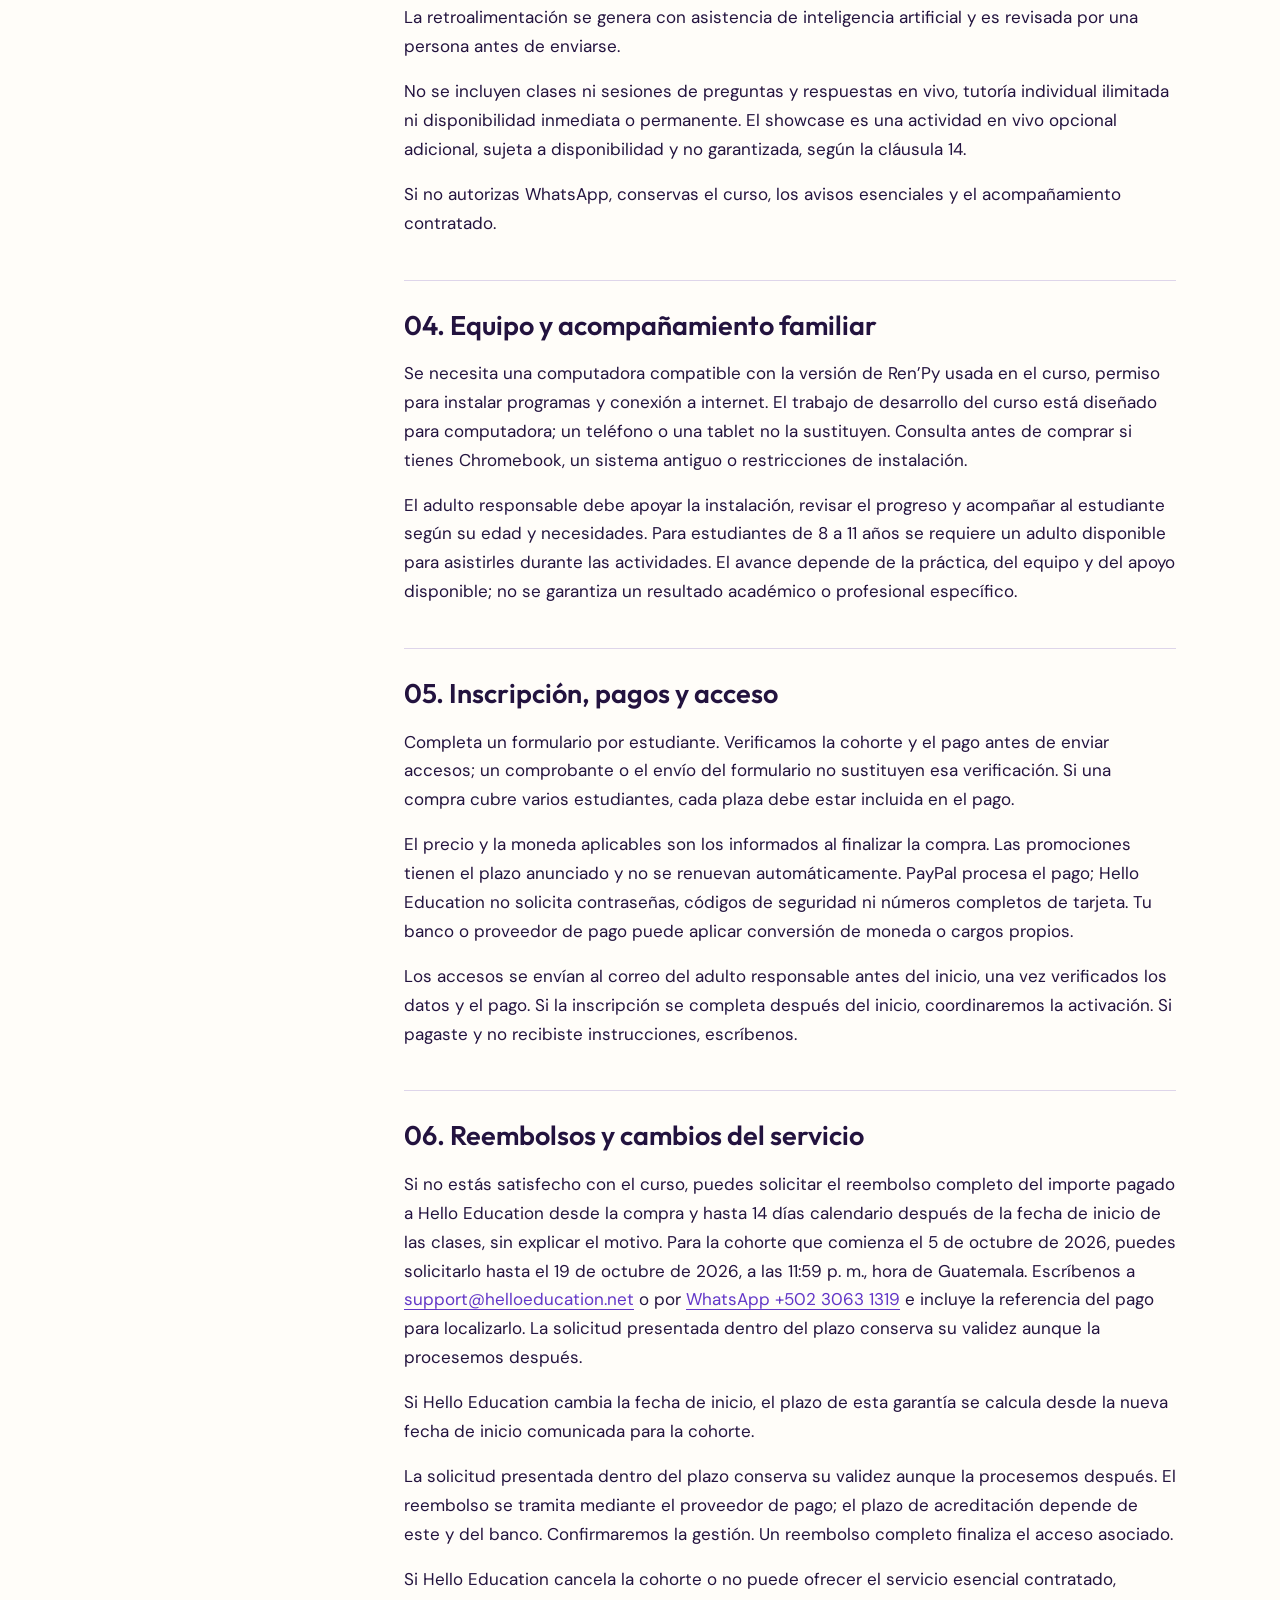
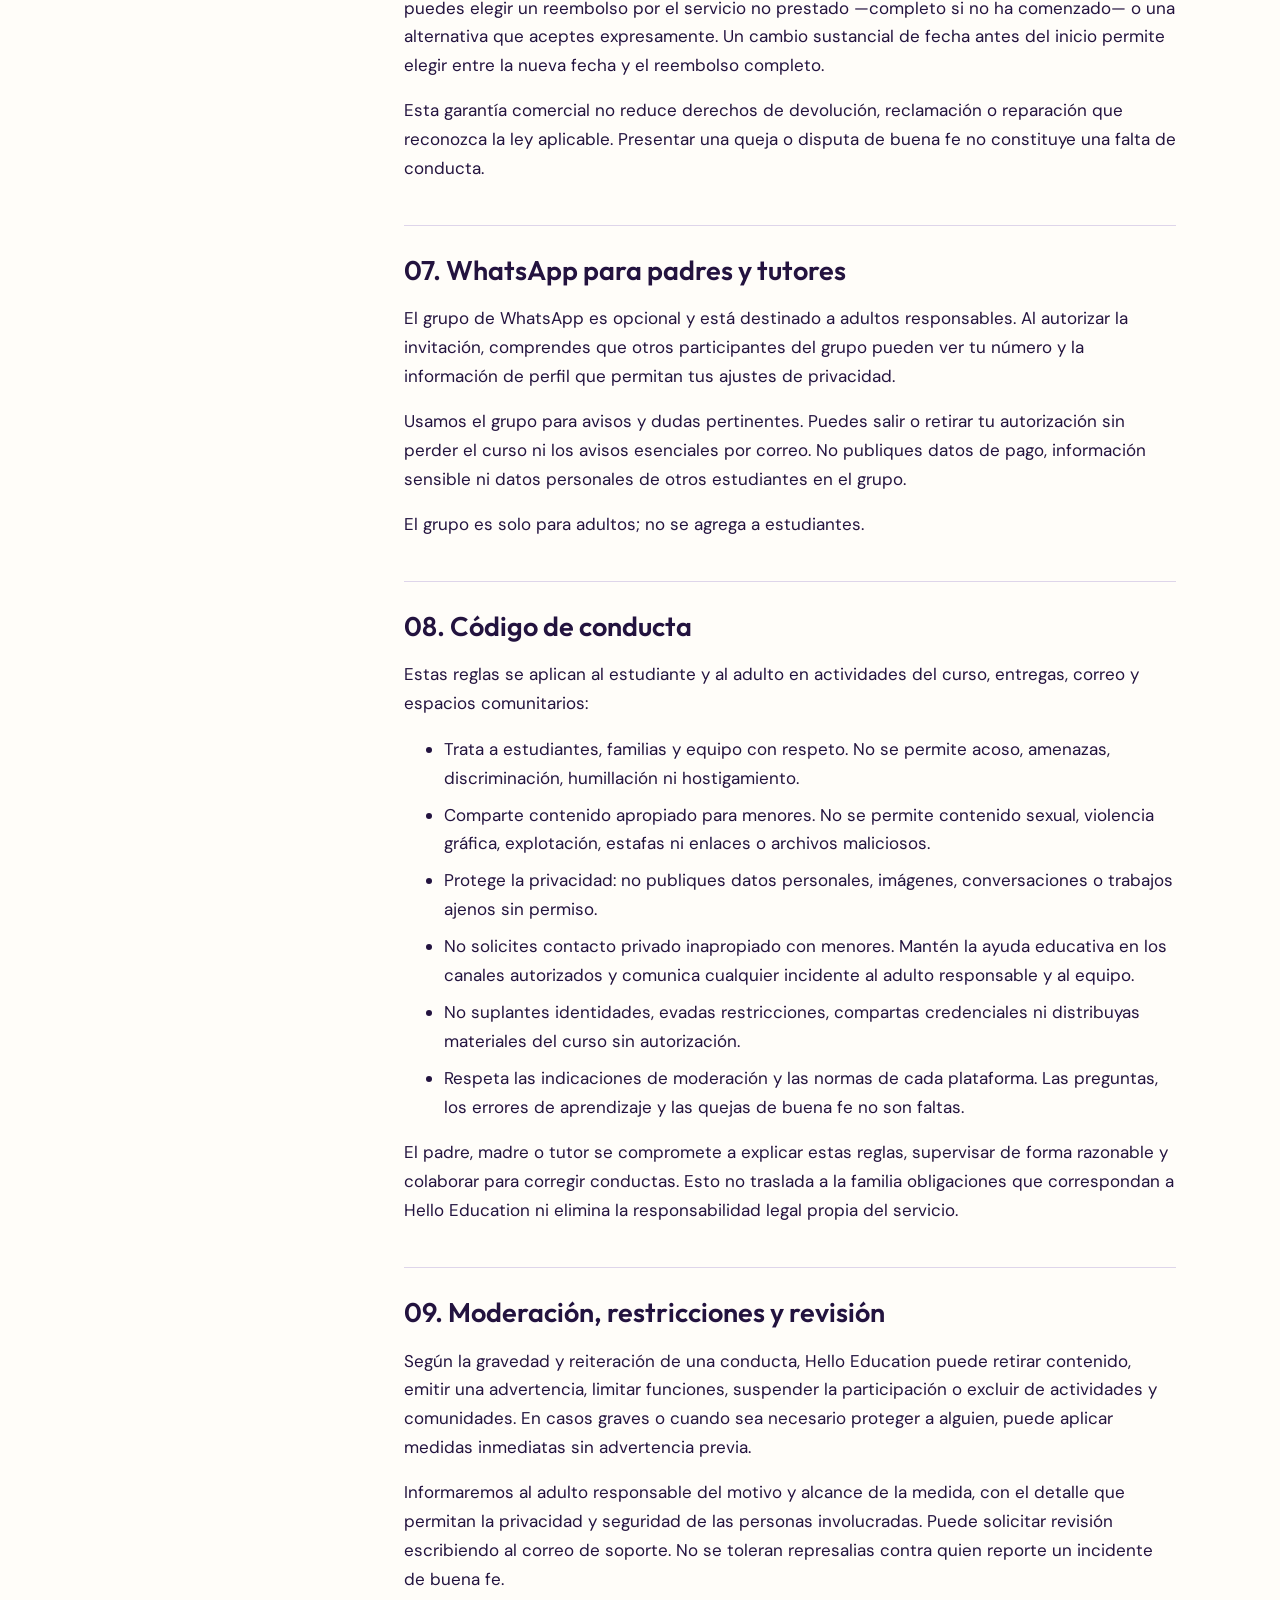
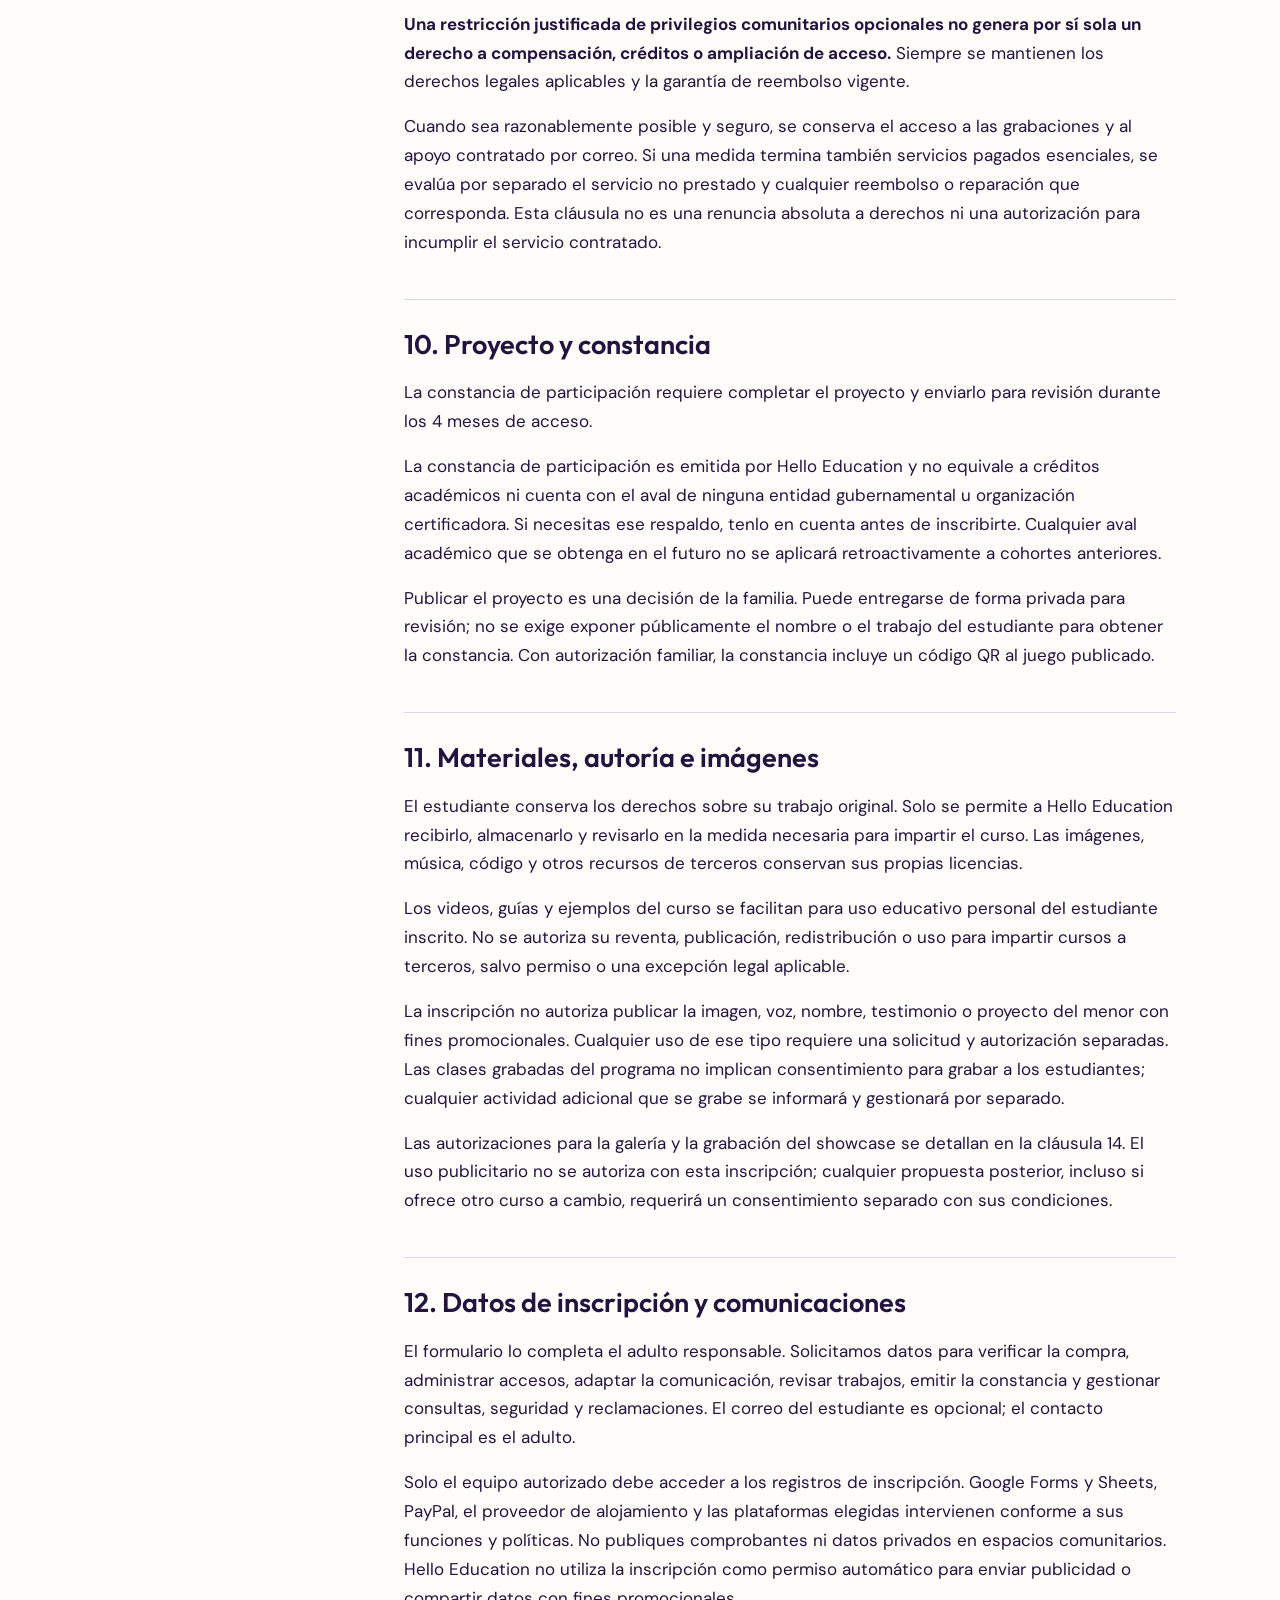
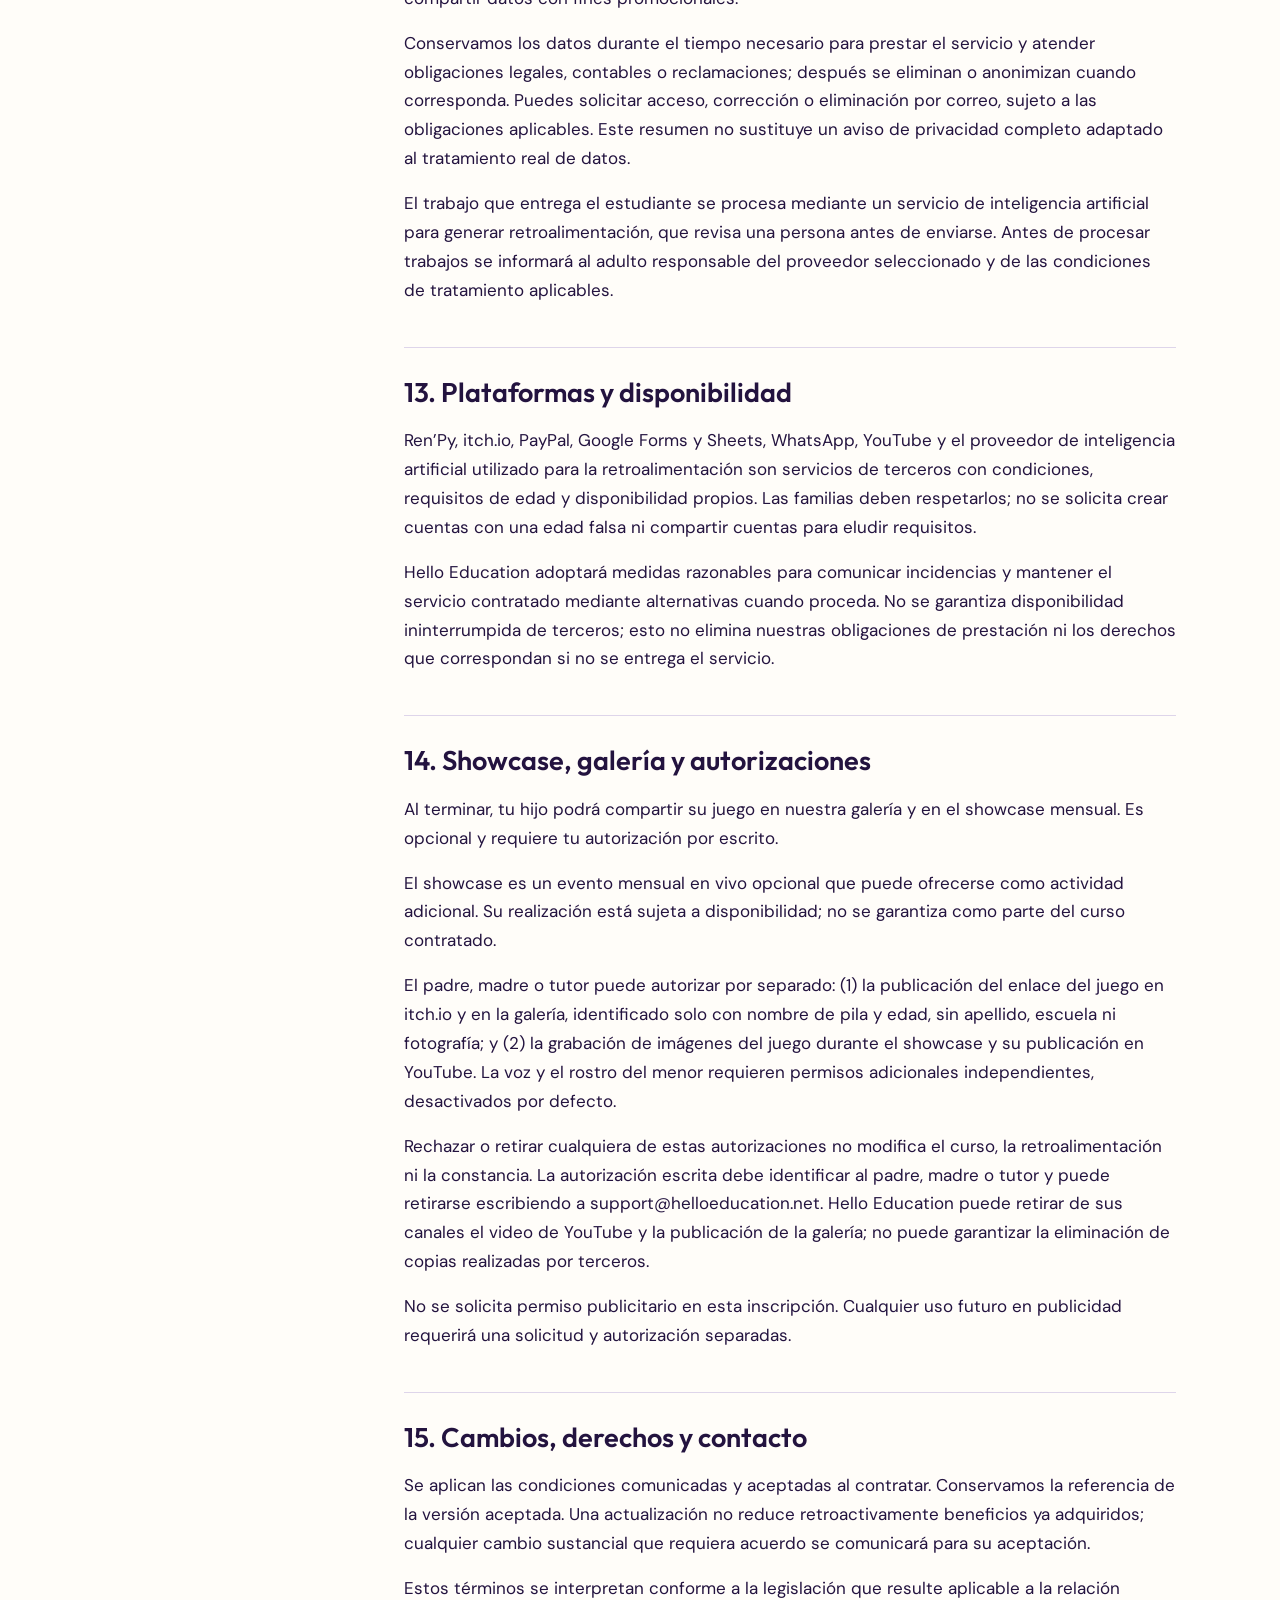
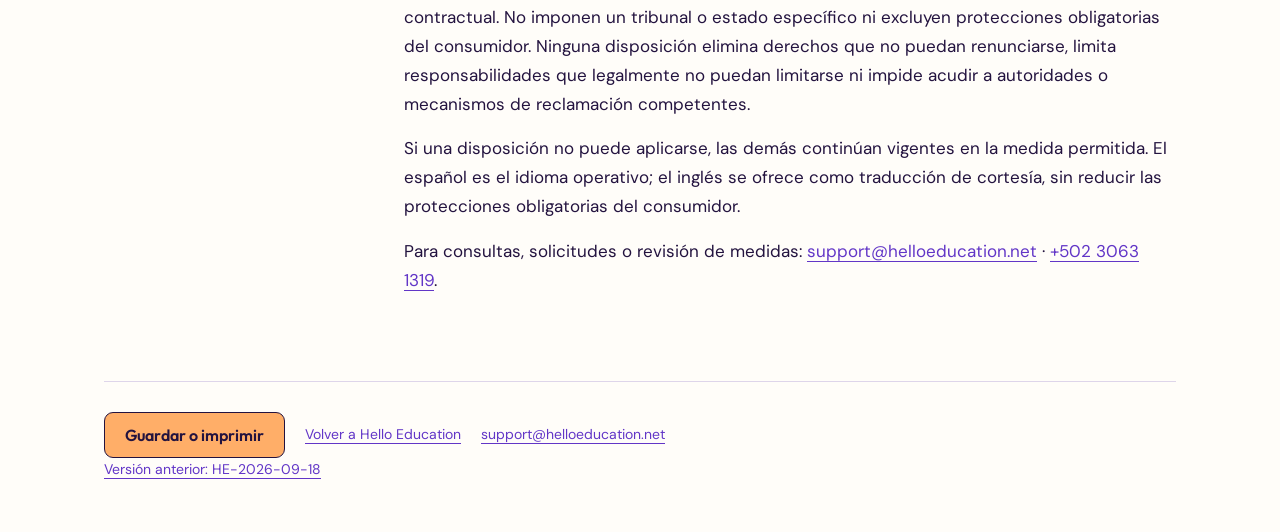
<file: terminos.html>
<!DOCTYPE html>

<html lang="es">
  <head>
    <meta charset="utf-8"/>
    <meta content="width=device-width,initial-scale=1" name="viewport"/>
    <title>Términos y condiciones | Hello Education</title>
    <meta content="Términos del curso y reglas de comunidad de Hello Education. Course terms and community rules." name="description"/>
    <meta content="#6236c7" name="theme-color"/>
    <link href="terms-assets/world.png" rel="icon"/>
    <link href="terms-assets/terms.css" rel="stylesheet"/>
    <script defer="" src="terms-assets/terms.js"></script>
    <!-- Google tag (gtag.js) -->
<script async src="https://www.googletagmanager.com/gtag/js?id=G-BK0WB74GTM"></script>
<script>
  window.dataLayer = window.dataLayer || [];
  function gtag(){dataLayer.push(arguments);}
  gtag('js', new Date());

  gtag('config', 'G-BK0WB74GTM');
</script>
  </head>
  <body>
    <a class="skip" href="#content">Saltar al contenido / Skip to content</a><header><div class="bar"><a aria-label="Hello Education" href="https://helloeducation.net"><img alt="Hello Education" class="logo" src="terms-assets/hello-logo.png"/></a><nav aria-label="Idioma / Language" class="switch"><a aria-current="true" data-lang="es" href="?lang=es">ES</a><a aria-current="false" data-lang="en" href="?lang=en">EN</a></nav></div></header><main class="wrap" id="content"><noscript><p>Sin JavaScript, ambas versiones aparecen a continuación. Without JavaScript, both versions appear below.</p></noscript><div data-document="es" lang="es"><div class="hero"><span class="eyebrow">Hello Education · Información para familias</span><h1>Términos y <mark>condiciones.</mark></h1><p class="intro">Una guía clara sobre el curso, el acompañamiento y cómo cuidamos nuestra comunidad.</p><p class="version">Última actualización: 21 de septiembre de 2026 · Versión HE-2026-09-21-v5-r2</p></div><div class="summary"><div><strong>4</strong><span>meses de acceso</span></div><div><strong>A tu elección</strong><span>WhatsApp opcional</span></div><div><strong>14 días</strong><span>garantía desde el inicio</span></div></div><div class="layout"><nav aria-label="Contenido" class="toc"><h2>En esta página</h2><ol><li><a href="#es-1">El acuerdo con tu familia</a></li><li><a href="#es-2">El curso y los plazos de acceso</a></li><li><a href="#es-3">Cómo recibir ayuda</a></li><li><a href="#es-4">Equipo y acompañamiento familiar</a></li><li><a href="#es-5">Inscripción, pagos y acceso</a></li><li><a href="#es-6">Reembolsos y cambios del servicio</a></li><li><a href="#es-7">WhatsApp para padres y tutores</a></li><li><a href="#es-8">Código de conducta</a></li><li><a href="#es-9">Moderación, restricciones y revisión</a></li><li><a href="#es-10">Proyecto y constancia</a></li><li><a href="#es-11">Materiales, autoría e imágenes</a></li><li><a href="#es-12">Datos de inscripción y comunicaciones</a></li><li><a href="#es-13">Plataformas y disponibilidad</a></li><li><a href="#es-14">Showcase, galería y autorizaciones</a></li><li><a href="#es-15">Cambios, derechos y contacto</a></li></ol></nav><article><section id="es-1"><h2>01. El acuerdo con tu familia</h2><p>Hello Education ofrece formación creativa en línea. Estos términos describen el curso, el acompañamiento y las reglas de participación. La inscripción de un menor debe realizarla su padre, madre o tutor legal, con capacidad para contratar y autorizar su participación.</p><p>Estos términos se presentan para aceptación expresa en el formulario de inscripción, después de la compra y antes de completar la inscripción. Las autorizaciones opcionales se solicitan por separado. La aceptación posterior a la compra no elimina derechos ya adquiridos ni permite imponer retroactivamente condiciones menos favorables.</p><p>Contacto: <a href="mailto:support@helloeducation.net">support@helloeducation.net</a> · <a href="https://wa.me/50230631319">WhatsApp +502 3063 1319</a>.</p></section><section id="es-2"><h2>02. El curso y los plazos de acceso</h2><p>El programa de creación de novelas visuales con Ren’Py está dirigido a estudiantes de 8 a 17 años. Incluye 8 clases grabadas: una nueva cada lunes durante 8 semanas, a partir del 5 de octubre de 2026. No hay un horario fijo de asistencia a las clases.</p><p>El acceso a las grabaciones y la revisión semanal de avances duran 4 meses desde el 5 de octubre de 2026. Confirmaremos por correo el vencimiento. No es una suscripción con renovación automática.</p><p>Las inscripciones cierran al finalizar el 4 de octubre de 2026, hora de Guatemala. El precio promocional es de USD 49; después de la promoción, el precio regular es de USD 69. Se aplica el importe anunciado al finalizar la compra.</p></section><section id="es-3"><h2>03. Cómo recibir ayuda</h2><p>Los trabajos entregados reciben revisión escrita semanal durante los 4 meses de acceso. Las instrucciones para recibir acompañamiento se envían después de completar la inscripción.</p><p>La retroalimentación se genera con asistencia de inteligencia artificial y es revisada por una persona antes de enviarse.</p><p>No se incluyen clases ni sesiones de preguntas y respuestas en vivo, tutoría individual ilimitada ni disponibilidad inmediata o permanente. El showcase es una actividad en vivo opcional adicional, sujeta a disponibilidad y no garantizada, según la cláusula 14.</p><p>Si no autorizas WhatsApp, conservas el curso, los avisos esenciales y el acompañamiento contratado.</p></section><section id="es-4"><h2>04. Equipo y acompañamiento familiar</h2><p>Se necesita una computadora compatible con la versión de Ren’Py usada en el curso, permiso para instalar programas y conexión a internet. El trabajo de desarrollo del curso está diseñado para computadora; un teléfono o una tablet no la sustituyen. Consulta antes de comprar si tienes Chromebook, un sistema antiguo o restricciones de instalación.</p><p>El adulto responsable debe apoyar la instalación, revisar el progreso y acompañar al estudiante según su edad y necesidades. Para estudiantes de 8 a 11 años se requiere un adulto disponible para asistirles durante las actividades. El avance depende de la práctica, del equipo y del apoyo disponible; no se garantiza un resultado académico o profesional específico.</p></section><section id="es-5"><h2>05. Inscripción, pagos y acceso</h2><p>Completa un formulario por estudiante. Verificamos la cohorte y el pago antes de enviar accesos; un comprobante o el envío del formulario no sustituyen esa verificación. Si una compra cubre varios estudiantes, cada plaza debe estar incluida en el pago.</p><p>El precio y la moneda aplicables son los informados al finalizar la compra. Las promociones tienen el plazo anunciado y no se renuevan automáticamente. PayPal procesa el pago; Hello Education no solicita contraseñas, códigos de seguridad ni números completos de tarjeta. Tu banco o proveedor de pago puede aplicar conversión de moneda o cargos propios.</p><p>Los accesos se envían al correo del adulto responsable antes del inicio, una vez verificados los datos y el pago. Si la inscripción se completa después del inicio, coordinaremos la activación. Si pagaste y no recibiste instrucciones, escríbenos.</p></section><section id="es-6"><h2>06. Reembolsos y cambios del servicio</h2><p>Si no estás satisfecho con el curso, puedes solicitar el reembolso completo del importe pagado a Hello Education desde la compra y hasta 14 días calendario después de la fecha de inicio de las clases, sin explicar el motivo. Para la cohorte que comienza el 5 de octubre de 2026, puedes solicitarlo hasta el 19 de octubre de 2026, a las 11:59 p. m., hora de Guatemala. Escríbenos a <a href="mailto:support@helloeducation.net">support@helloeducation.net</a> o por <a href="https://wa.me/50230631319">WhatsApp +502 3063 1319</a> e incluye la referencia del pago para localizarlo. La solicitud presentada dentro del plazo conserva su validez aunque la procesemos después.</p><p>Si Hello Education cambia la fecha de inicio, el plazo de esta garantía se calcula desde la nueva fecha de inicio comunicada para la cohorte.</p><p>La solicitud presentada dentro del plazo conserva su validez aunque la procesemos después. El reembolso se tramita mediante el proveedor de pago; el plazo de acreditación depende de este y del banco. Confirmaremos la gestión. Un reembolso completo finaliza el acceso asociado.</p><p>Si Hello Education cancela la cohorte o no puede ofrecer el servicio esencial contratado, puedes elegir un reembolso por el servicio no prestado —completo si no ha comenzado— o una alternativa que aceptes expresamente. Un cambio sustancial de fecha antes del inicio permite elegir entre la nueva fecha y el reembolso completo.</p><p>Esta garantía comercial no reduce derechos de devolución, reclamación o reparación que reconozca la ley aplicable. Presentar una queja o disputa de buena fe no constituye una falta de conducta.</p></section><section id="es-7"><h2>07. WhatsApp para padres y tutores</h2><p>El grupo de WhatsApp es opcional y está destinado a adultos responsables. Al autorizar la invitación, comprendes que otros participantes del grupo pueden ver tu número y la información de perfil que permitan tus ajustes de privacidad.</p><p>Usamos el grupo para avisos y dudas pertinentes. Puedes salir o retirar tu autorización sin perder el curso ni los avisos esenciales por correo. No publiques datos de pago, información sensible ni datos personales de otros estudiantes en el grupo.</p><p>El grupo es solo para adultos; no se agrega a estudiantes.</p></section><section id="es-8"><h2>08. Código de conducta</h2><p>Estas reglas se aplican al estudiante y al adulto en actividades del curso, entregas, correo y espacios comunitarios:</p><ul><li>Trata a estudiantes, familias y equipo con respeto. No se permite acoso, amenazas, discriminación, humillación ni hostigamiento.</li><li>Comparte contenido apropiado para menores. No se permite contenido sexual, violencia gráfica, explotación, estafas ni enlaces o archivos maliciosos.</li><li>Protege la privacidad: no publiques datos personales, imágenes, conversaciones o trabajos ajenos sin permiso.</li><li>No solicites contacto privado inapropiado con menores. Mantén la ayuda educativa en los canales autorizados y comunica cualquier incidente al adulto responsable y al equipo.</li><li>No suplantes identidades, evadas restricciones, compartas credenciales ni distribuyas materiales del curso sin autorización.</li><li>Respeta las indicaciones de moderación y las normas de cada plataforma. Las preguntas, los errores de aprendizaje y las quejas de buena fe no son faltas.</li></ul><p>El padre, madre o tutor se compromete a explicar estas reglas, supervisar de forma razonable y colaborar para corregir conductas. Esto no traslada a la familia obligaciones que correspondan a Hello Education ni elimina la responsabilidad legal propia del servicio.</p></section><section id="es-9"><h2>09. Moderación, restricciones y revisión</h2><p>Según la gravedad y reiteración de una conducta, Hello Education puede retirar contenido, emitir una advertencia, limitar funciones, suspender la participación o excluir de actividades y comunidades. En casos graves o cuando sea necesario proteger a alguien, puede aplicar medidas inmediatas sin advertencia previa.</p><p>Informaremos al adulto responsable del motivo y alcance de la medida, con el detalle que permitan la privacidad y seguridad de las personas involucradas. Puede solicitar revisión escribiendo al correo de soporte. No se toleran represalias contra quien reporte un incidente de buena fe.</p><p><strong>Una restricción justificada de privilegios comunitarios opcionales no genera por sí sola un derecho a compensación, créditos o ampliación de acceso.</strong> Siempre se mantienen los derechos legales aplicables y la garantía de reembolso vigente.</p><p>Cuando sea razonablemente posible y seguro, se conserva el acceso a las grabaciones y al apoyo contratado por correo. Si una medida termina también servicios pagados esenciales, se evalúa por separado el servicio no prestado y cualquier reembolso o reparación que corresponda. Esta cláusula no es una renuncia absoluta a derechos ni una autorización para incumplir el servicio contratado.</p></section><section id="es-10"><h2>10. Proyecto y constancia</h2><p>La constancia de participación requiere completar el proyecto y enviarlo para revisión durante los 4 meses de acceso.</p><p>La constancia de participación es emitida por Hello Education y no equivale a créditos académicos ni cuenta con el aval de ninguna entidad gubernamental u organización certificadora. Si necesitas ese respaldo, tenlo en cuenta antes de inscribirte. Cualquier aval académico que se obtenga en el futuro no se aplicará retroactivamente a cohortes anteriores.</p><p>Publicar el proyecto es una decisión de la familia. Puede entregarse de forma privada para revisión; no se exige exponer públicamente el nombre o el trabajo del estudiante para obtener la constancia. Con autorización familiar, la constancia incluye un código QR al juego publicado.</p></section><section id="es-11"><h2>11. Materiales, autoría e imágenes</h2><p>El estudiante conserva los derechos sobre su trabajo original. Solo se permite a Hello Education recibirlo, almacenarlo y revisarlo en la medida necesaria para impartir el curso. Las imágenes, música, código y otros recursos de terceros conservan sus propias licencias.</p><p>Los videos, guías y ejemplos del curso se facilitan para uso educativo personal del estudiante inscrito. No se autoriza su reventa, publicación, redistribución o uso para impartir cursos a terceros, salvo permiso o una excepción legal aplicable.</p><p>La inscripción no autoriza publicar la imagen, voz, nombre, testimonio o proyecto del menor con fines promocionales. Cualquier uso de ese tipo requiere una solicitud y autorización separadas. Las clases grabadas del programa no implican consentimiento para grabar a los estudiantes; cualquier actividad adicional que se grabe se informará y gestionará por separado.</p><p>Las autorizaciones para la galería y la grabación del showcase se detallan en la cláusula 14. El uso publicitario no se autoriza con esta inscripción; cualquier propuesta posterior, incluso si ofrece otro curso a cambio, requerirá un consentimiento separado con sus condiciones.</p></section><section id="es-12"><h2>12. Datos de inscripción y comunicaciones</h2><p>El formulario lo completa el adulto responsable. Solicitamos datos para verificar la compra, administrar accesos, adaptar la comunicación, revisar trabajos, emitir la constancia y gestionar consultas, seguridad y reclamaciones. El correo del estudiante es opcional; el contacto principal es el adulto.</p><p>Solo el equipo autorizado debe acceder a los registros de inscripción. Google Forms y Sheets, PayPal, el proveedor de alojamiento y las plataformas elegidas intervienen conforme a sus funciones y políticas. No publiques comprobantes ni datos privados en espacios comunitarios. Hello Education no utiliza la inscripción como permiso automático para enviar publicidad o compartir datos con fines promocionales.</p><p>Conservamos los datos durante el tiempo necesario para prestar el servicio y atender obligaciones legales, contables o reclamaciones; después se eliminan o anonimizan cuando corresponda. Puedes solicitar acceso, corrección o eliminación por correo, sujeto a las obligaciones aplicables. Este resumen no sustituye un aviso de privacidad completo adaptado al tratamiento real de datos.</p><p>El trabajo que entrega el estudiante se procesa mediante un servicio de inteligencia artificial para generar retroalimentación, que revisa una persona antes de enviarse. Antes de procesar trabajos se informará al adulto responsable del proveedor seleccionado y de las condiciones de tratamiento aplicables.</p></section><section id="es-13"><h2>13. Plataformas y disponibilidad</h2><p>Ren’Py, itch.io, PayPal, Google Forms y Sheets, WhatsApp, YouTube y el proveedor de inteligencia artificial utilizado para la retroalimentación son servicios de terceros con condiciones, requisitos de edad y disponibilidad propios. Las familias deben respetarlos; no se solicita crear cuentas con una edad falsa ni compartir cuentas para eludir requisitos.</p><p>Hello Education adoptará medidas razonables para comunicar incidencias y mantener el servicio contratado mediante alternativas cuando proceda. No se garantiza disponibilidad ininterrumpida de terceros; esto no elimina nuestras obligaciones de prestación ni los derechos que correspondan si no se entrega el servicio.</p></section><section id="es-14"><h2>14. Showcase, galería y autorizaciones</h2><p>Al terminar, tu hijo podrá compartir su juego en nuestra galería y en el showcase mensual. Es opcional y requiere tu autorización por escrito.</p><p>El showcase es un evento mensual en vivo opcional que puede ofrecerse como actividad adicional. Su realización está sujeta a disponibilidad; no se garantiza como parte del curso contratado.</p><p>El padre, madre o tutor puede autorizar por separado: (1) la publicación del enlace del juego en itch.io y en la galería, identificado solo con nombre de pila y edad, sin apellido, escuela ni fotografía; y (2) la grabación de imágenes del juego durante el showcase y su publicación en YouTube. La voz y el rostro del menor requieren permisos adicionales independientes, desactivados por defecto.</p><p>Rechazar o retirar cualquiera de estas autorizaciones no modifica el curso, la retroalimentación ni la constancia. La autorización escrita debe identificar al padre, madre o tutor y puede retirarse escribiendo a support@helloeducation.net. Hello Education puede retirar de sus canales el video de YouTube y la publicación de la galería; no puede garantizar la eliminación de copias realizadas por terceros.</p><p>No se solicita permiso publicitario en esta inscripción. Cualquier uso futuro en publicidad requerirá una solicitud y autorización separadas.</p></section><section id="es-15"><h2>15. Cambios, derechos y contacto</h2><p>Se aplican las condiciones comunicadas y aceptadas al contratar. Conservamos la referencia de la versión aceptada. Una actualización no reduce retroactivamente beneficios ya adquiridos; cualquier cambio sustancial que requiera acuerdo se comunicará para su aceptación.</p><p>Estos términos se interpretan conforme a la legislación que resulte aplicable a la relación contractual. No imponen un tribunal o estado específico ni excluyen protecciones obligatorias del consumidor. Ninguna disposición elimina derechos que no puedan renunciarse, limita responsabilidades que legalmente no puedan limitarse ni impide acudir a autoridades o mecanismos de reclamación competentes.</p><p>Si una disposición no puede aplicarse, las demás continúan vigentes en la medida permitida. El español es el idioma operativo; el inglés se ofrece como traducción de cortesía, sin reducir las protecciones obligatorias del consumidor.</p><p>Para consultas, solicitudes o revisión de medidas: <a href="mailto:support@helloeducation.net">support@helloeducation.net</a> · <a href="https://wa.me/50230631319">+502 3063 1319</a>.</p></section></article></div><footer><div class="actions"><button class="print" data-print="" type="button">Guardar o imprimir</button><a href="https://helloeducation.net">Volver a Hello Education</a><a href="mailto:support@helloeducation.net">support@helloeducation.net</a></div><a href="/versiones/HE-2026-09-18.html?lang=es">Versión anterior: HE-2026-09-18</a></footer></div><div data-document="en" lang="en"><div class="hero"><span class="eyebrow">Hello Education · Information for families</span><h1>Terms &amp; <mark>conditions.</mark></h1><p class="intro">Clear information about the course, support and how we care for our community.</p><p class="version">Last updated: September 21, 2026 · Version HE-2026-09-21-v5-r2</p></div><div class="summary"><div><strong>4</strong><span>months of access</span></div><div><strong>Your choice</strong><span>Optional WhatsApp</span></div><div><strong>14 days</strong><span>refund guarantee from course start</span></div></div><div class="layout"><nav aria-label="Contents" class="toc"><h2>On this page</h2><ol><li><a href="#en-1">Our agreement with your family</a></li><li><a href="#en-2">The course and access periods</a></li><li><a href="#en-3">How support works</a></li><li><a href="#en-4">Equipment and family support</a></li><li><a href="#en-5">Enrollment, payment and access</a></li><li><a href="#en-6">Refunds and service changes</a></li><li><a href="#en-7">WhatsApp for parents and guardians</a></li><li><a href="#en-8">Code of conduct</a></li><li><a href="#en-9">Moderation, restrictions and review</a></li><li><a href="#en-10">Project and certificate</a></li><li><a href="#en-11">Materials, ownership and images</a></li><li><a href="#en-12">Enrollment data and communications</a></li><li><a href="#en-13">Platforms and availability</a></li><li><a href="#en-14">Showcase, gallery and permissions</a></li><li><a href="#en-15">Updates, rights and contact</a></li></ol></nav><article><section id="en-1"><h2>01. Our agreement with your family</h2><p>Hello Education provides online creative education. These terms explain the course, support and participation rules. A minor must be enrolled by a parent or legal guardian with authority to enter into the agreement and authorize participation.</p><p>These terms are presented for explicit acceptance in the registration form, after purchase and before registration is completed. Optional permissions are requested separately. Acceptance after purchase does not remove acquired rights or allow less favorable conditions to be imposed retroactively.</p><p>Contact: <a href="mailto:support@helloeducation.net">support@helloeducation.net</a> · <a href="https://wa.me/50230631319">WhatsApp +502 3063 1319</a>.</p></section><section id="en-2"><h2>02. The course and access periods</h2><p>The Ren’Py visual novel program is for students ages 8–17. It includes 8 recorded lessons: one released each Monday for 8 weeks, starting October 5, 2026. There is no fixed lesson attendance schedule.</p><p>Recording access and weekly progress review last 4 months from October 5, 2026. We will confirm the expiry by email. This is not an automatically renewing subscription.</p><p>Enrollment closes at the end of October 4, 2026, Guatemala time. The promotional price is USD 49; after the promotion, the regular price is USD 69. The amount disclosed at checkout applies.</p></section><section id="en-3"><h2>03. How support works</h2><p>Submitted work receives weekly written review during the 4 months of access. Instructions for receiving support are sent after registration is completed.</p><p>Feedback is generated with AI assistance and reviewed by a person before it is sent.</p><p>Live classes or Q&amp;A sessions, unlimited individual tutoring and immediate or around-the-clock availability are not included. The showcase is an optional additional live activity, subject to availability and not guaranteed, under clause 14.</p><p>If you decline WhatsApp, you retain the course, essential updates and purchased support.</p></section><section id="en-4"><h2>04. Equipment and family support</h2><p>The student needs a computer compatible with the Ren’Py version used in the course, permission to install software and an internet connection. Course development activities are designed for a computer; a phone or tablet is not a substitute. Contact us before purchasing if you use a Chromebook, older operating system or restricted device.</p><p>The responsible adult must assist with setup, review progress and provide support appropriate to the student’s age and needs. Students ages 8–11 need an adult available to help during activities. Progress depends on practice, equipment and available support; no specific academic or professional outcome is guaranteed.</p></section><section id="en-5"><h2>05. Enrollment, payment and access</h2><p>Submit one form per student. We verify the cohort and payment before issuing access; a receipt or form submission does not replace verification. If one purchase covers multiple students, the payment must include each seat.</p><p>The applicable price and currency are those disclosed at checkout. Promotions expire as advertised and do not renew automatically. PayPal processes payment; Hello Education does not request passwords, security codes or full card numbers. Your bank or payment provider may apply currency conversion or its own charges.</p><p>Access instructions are emailed to the responsible adult before the start, once details and payment have been verified. If enrollment is completed after the start, we will coordinate activation. Contact us if you paid but have not received instructions.</p></section><section id="en-6"><h2>06. Refunds and service changes</h2><p>If you are not satisfied with the course, you may request a full refund of the amount paid to Hello Education from purchase until 14 calendar days after the course start date, without giving a reason. For the cohort starting October 5, 2026, you can request a refund through October 19, 2026, at 11:59 p.m., Guatemala time. Contact <a href="mailto:support@helloeducation.net">support@helloeducation.net</a> or <a href="https://wa.me/50230631319">WhatsApp +502 3063 1319</a>, including your payment reference so we can locate it. A request submitted within the deadline remains valid if processed later.</p><p>If Hello Education changes the start date, this guarantee period is calculated from the new start date communicated for the cohort.</p><p>A request submitted within the deadline remains valid if processed later. Refunds are processed through the payment provider; the time to receive funds depends on that provider and your bank. We will confirm processing. A full refund ends the associated access.</p><p>If Hello Education cancels a cohort or cannot deliver the essential purchased service, you may choose a refund for the undelivered service—full if it has not started—or an alternative you explicitly accept. A substantial start-date change before the course begins lets you choose the new date or a full refund.</p><p>This commercial guarantee does not reduce refund, complaint or remedy rights under applicable law. Making a good-faith complaint or payment dispute is not misconduct.</p></section><section id="en-7"><h2>07. WhatsApp for parents and guardians</h2><p>The WhatsApp group is optional and intended for responsible adults. By requesting an invitation, you understand that other group participants may see your phone number and profile information permitted by your privacy settings.</p><p>The group is for relevant updates and questions. You may leave or withdraw permission without losing the course or essential email updates. Do not post payment details, sensitive information or other students’ personal information in the group.</p><p>The group is adults-only; students are not added.</p></section><section id="en-8"><h2>08. Code of conduct</h2><p>These rules apply to students and adults in course activities, submissions, email and community spaces:</p><ul><li>Treat students, families and staff respectfully. Harassment, threats, discrimination, humiliation and bullying are prohibited.</li><li>Share content suitable for minors. Sexual content, graphic violence, exploitation, scams and malicious links or files are prohibited.</li><li>Protect privacy: do not share another person’s personal information, images, conversations or work without permission.</li><li>Do not seek inappropriate private contact with minors. Keep educational support in authorized channels and report incidents to the responsible adult and staff.</li><li>Do not impersonate others, evade restrictions, share credentials or distribute course materials without authorization.</li><li>Follow moderation instructions and platform rules. Questions, learning mistakes and good-faith complaints are not misconduct.</li></ul><p>The parent or guardian agrees to explain these rules, provide reasonable supervision and help address behavior concerns. This does not transfer Hello Education’s own duties to the family or remove the service’s own legal responsibility.</p></section><section id="en-9"><h2>09. Moderation, restrictions and review</h2><p>Depending on severity and repeated behavior, Hello Education may remove content, warn, restrict features, suspend participation or exclude someone from activities and communities. Serious incidents or protecting someone’s safety may require immediate action without a prior warning.</p><p>We will tell the responsible adult the reason and scope of the measure, with detail limited where needed to protect the privacy and safety of those involved. They may request review by emailing support. Retaliation against a person who reports a concern in good faith is prohibited.</p><p><strong>A justified restriction of optional community privileges does not by itself create an entitlement to compensation, credits or extended access.</strong> Applicable legal rights and the current refund guarantee remain in effect.</p><p>Where reasonably possible and safe, recordings and purchased email support remain available. If a measure also ends essential paid services, undelivered services and any applicable refund or remedy are assessed separately. This clause is not a blanket waiver of rights or permission to withhold the contracted service.</p></section><section id="en-10"><h2>10. Project and certificate</h2><p>The certificate of participation requires completing and submitting the project for review during the 4 months of access.</p><p>The certificate of participation is issued by Hello Education. It does not count as academic credit and is not endorsed by any government entity or certifying organization. If you require that recognition, please consider this before enrolling. Any academic endorsement obtained in the future will not apply retroactively to previous cohorts.</p><p>Publishing the project is the family’s choice. It may be submitted privately for review; publicly exposing the student’s name or work is not required to receive the certificate. With family permission, the certificate includes a QR code to the published game.</p></section><section id="en-11"><h2>11. Materials, ownership and images</h2><p>The student retains rights to their original work. Hello Education is permitted to receive, store and review it only as needed to deliver the course. Third-party images, music, code and other resources remain subject to their own licenses.</p><p>Course videos, guides and examples are provided for the enrolled student’s personal educational use. Resale, publication, redistribution or use to teach third parties is not authorized, except with permission or under an applicable legal exception.</p><p>Enrollment does not authorize promotional use of a minor’s image, voice, name, testimonial or project. Such use requires a separate request and permission. Recorded course lessons do not imply consent to record students; any additional recorded activity will be separately explained and addressed.</p><p>Gallery and showcase recording permissions are described in clause 14. Registration does not authorize advertising use; any later proposal, including one offering another course in exchange, will require separate consent with its terms.</p></section><section id="en-12"><h2>12. Enrollment data and communications</h2><p>The responsible adult completes the form. We request information to verify payment, administer access, adapt communications, review work, issue the certificate and handle support, safety and complaints. The student’s email is optional; the adult is the primary contact.</p><p>Only authorized staff should access enrollment records. Google Forms and Sheets, PayPal, the hosting provider and chosen platforms are involved according to their roles and policies. Do not post receipts or private information in community spaces. Hello Education does not treat enrollment as automatic permission for advertising or promotional data sharing.</p><p>Data is retained as needed to deliver the service and meet legal, accounting or dispute-related obligations, then deleted or anonymized as appropriate. You may request access, correction or deletion by email, subject to applicable obligations. This summary does not replace a complete privacy notice reflecting actual data practices.</p><p>Submitted student work is processed by an AI service to generate feedback, which a person reviews before it is sent. Before processing work, the responsible adult will be informed of the selected provider and applicable data-processing conditions.</p></section><section id="en-13"><h2>13. Platforms and availability</h2><p>Ren’Py, itch.io, PayPal, Google Forms and Sheets, WhatsApp, YouTube and the AI feedback provider are third-party services with their own terms, age requirements and availability. Families must comply; we do not ask anyone to enter a false age or share accounts to bypass requirements.</p><p>Hello Education will take reasonable steps to communicate incidents and maintain the contracted service through alternatives where appropriate. Uninterrupted third-party availability is not guaranteed; this does not remove our delivery obligations or rights arising if the service is not provided.</p></section><section id="en-14"><h2>14. Showcase, gallery and permissions</h2><p>When they finish, your child may share their game in our gallery and in the monthly showcase. It is optional and requires your written permission.</p><p>The showcase is an optional monthly live event that may be offered as an additional activity. It is subject to availability and is not guaranteed as part of the purchased course.</p><p>The parent or legal guardian may separately authorize: (1) publication of the game link on itch.io and in the gallery, identified only by first name and age, without surname, school or photograph; and (2) recording game footage during the showcase and publishing it on YouTube. The child’s voice and face require additional independent permissions, off by default.</p><p>Declining or withdrawing any permission does not change the course, feedback or certificate. Written permission must identify the parent or legal guardian and may be withdrawn by emailing support@helloeducation.net. Hello Education can remove the YouTube video and gallery entry from its own channels; it cannot guarantee removal of third-party copies.</p><p>Advertising permission is not requested at registration. Any future advertising use requires a separate request and permission.</p></section><section id="en-15"><h2>15. Updates, rights and contact</h2><p>The terms disclosed and accepted when purchasing apply. We retain a reference to the accepted version. Updates do not retroactively reduce acquired benefits; substantial changes requiring agreement will be communicated for acceptance.</p><p>These terms are interpreted under the law applicable to the contractual relationship. They do not impose a particular state or exclusive court or exclude mandatory consumer protections. No provision removes nonwaivable rights, limits liability that cannot legally be limited or prevents access to competent authorities or complaint mechanisms.</p><p>If a provision cannot be applied, the others remain effective to the extent permitted. Spanish is the operative language; English is provided as a convenience translation, without reducing mandatory consumer protections.</p><p>For questions, requests or review of moderation measures: <a href="mailto:support@helloeducation.net">support@helloeducation.net</a> · <a href="https://wa.me/50230631319">+502 3063 1319</a>.</p></section></article></div><footer><div class="actions"><button class="print" data-print="" type="button">Save or print</button><a href="https://helloeducation.net">Back to Hello Education</a><a href="mailto:support@helloeducation.net">support@helloeducation.net</a></div><a href="/versiones/HE-2026-09-18.html?lang=en">Previous version: HE-2026-09-18</a></footer></div></main></body></html>
</file>
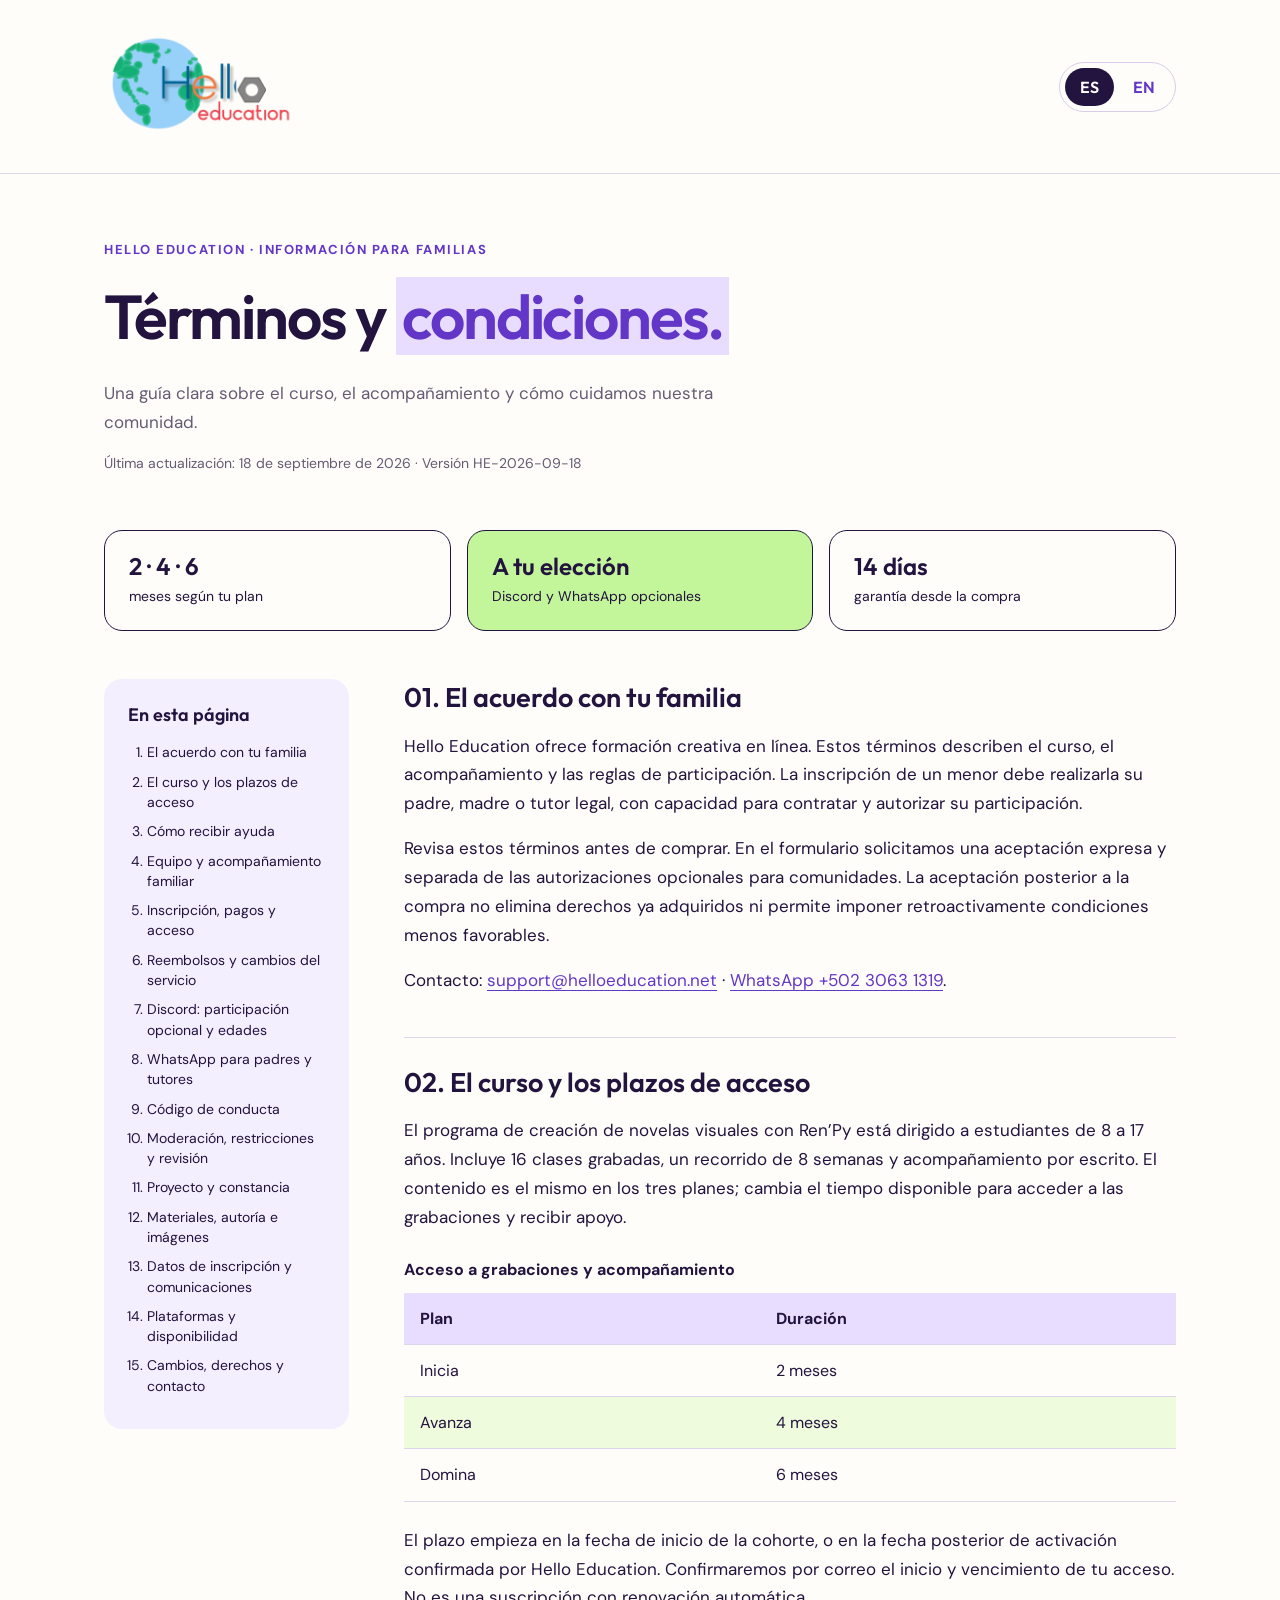
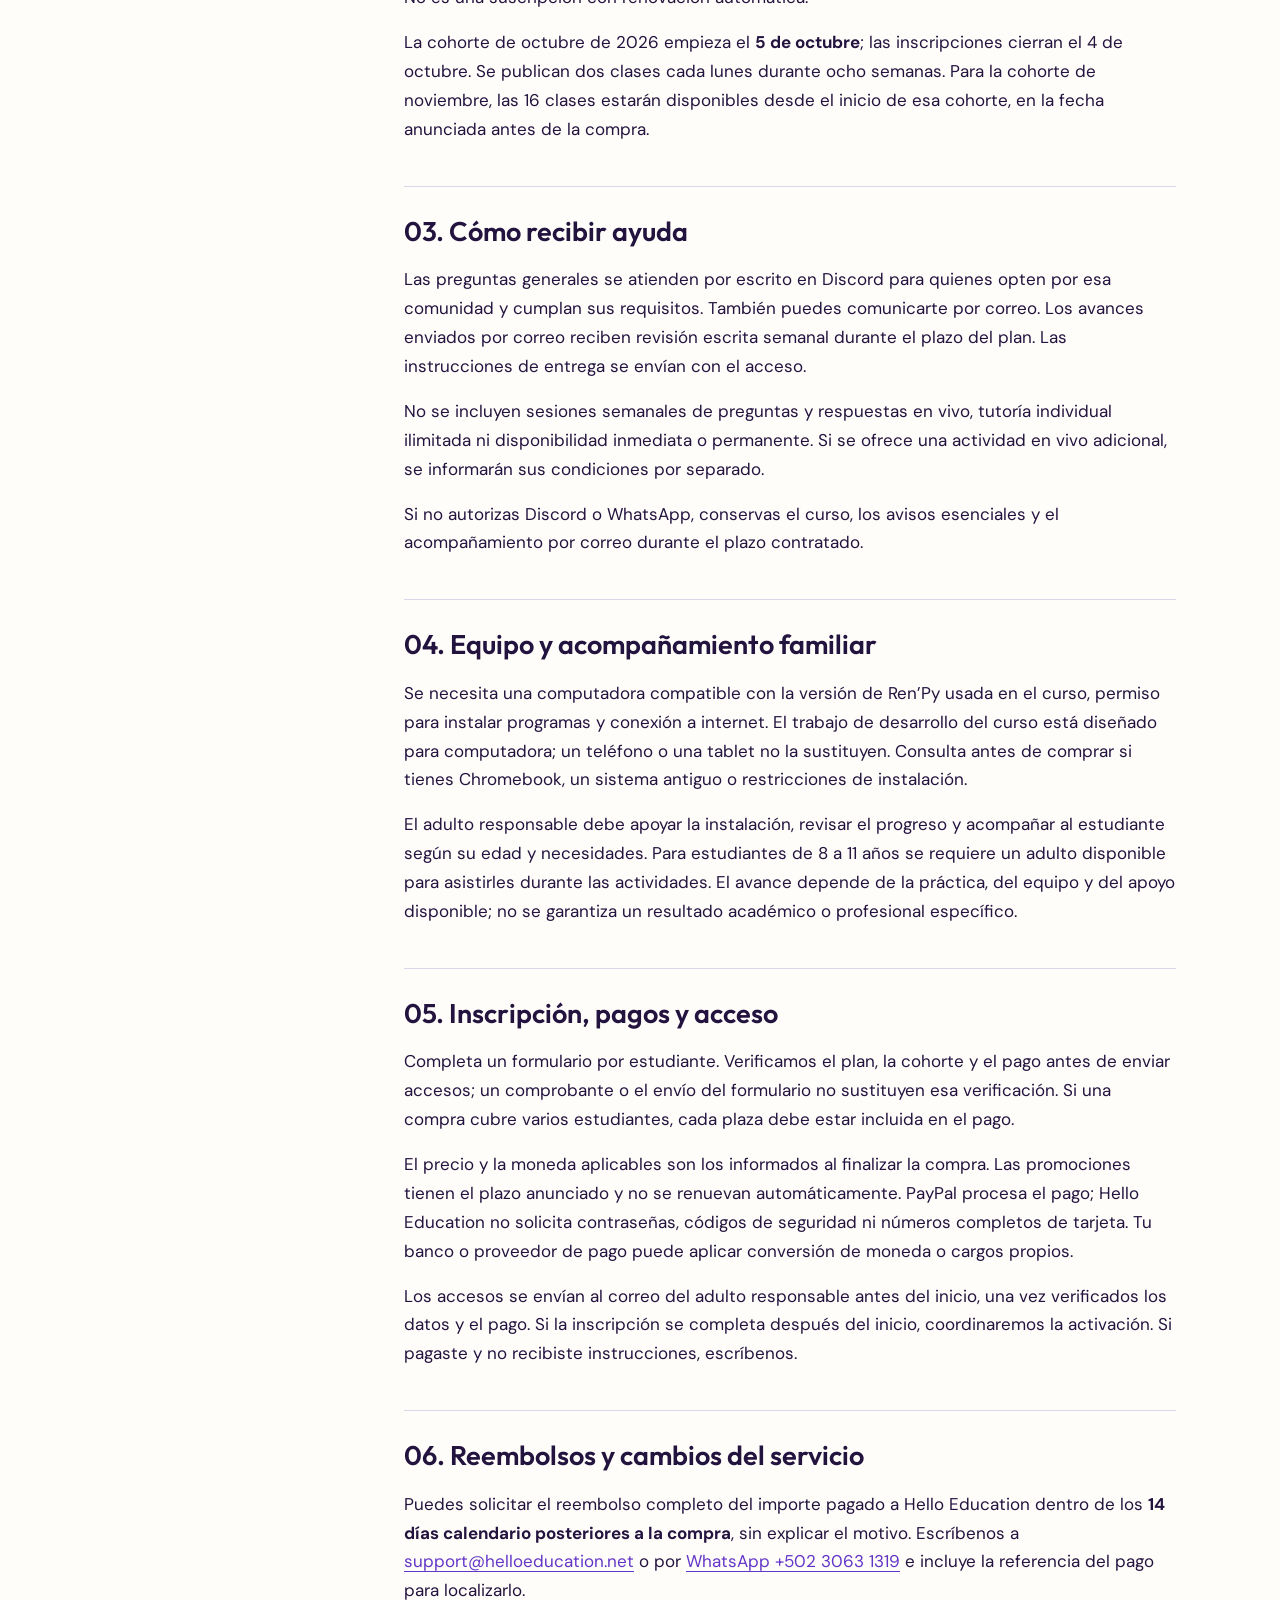
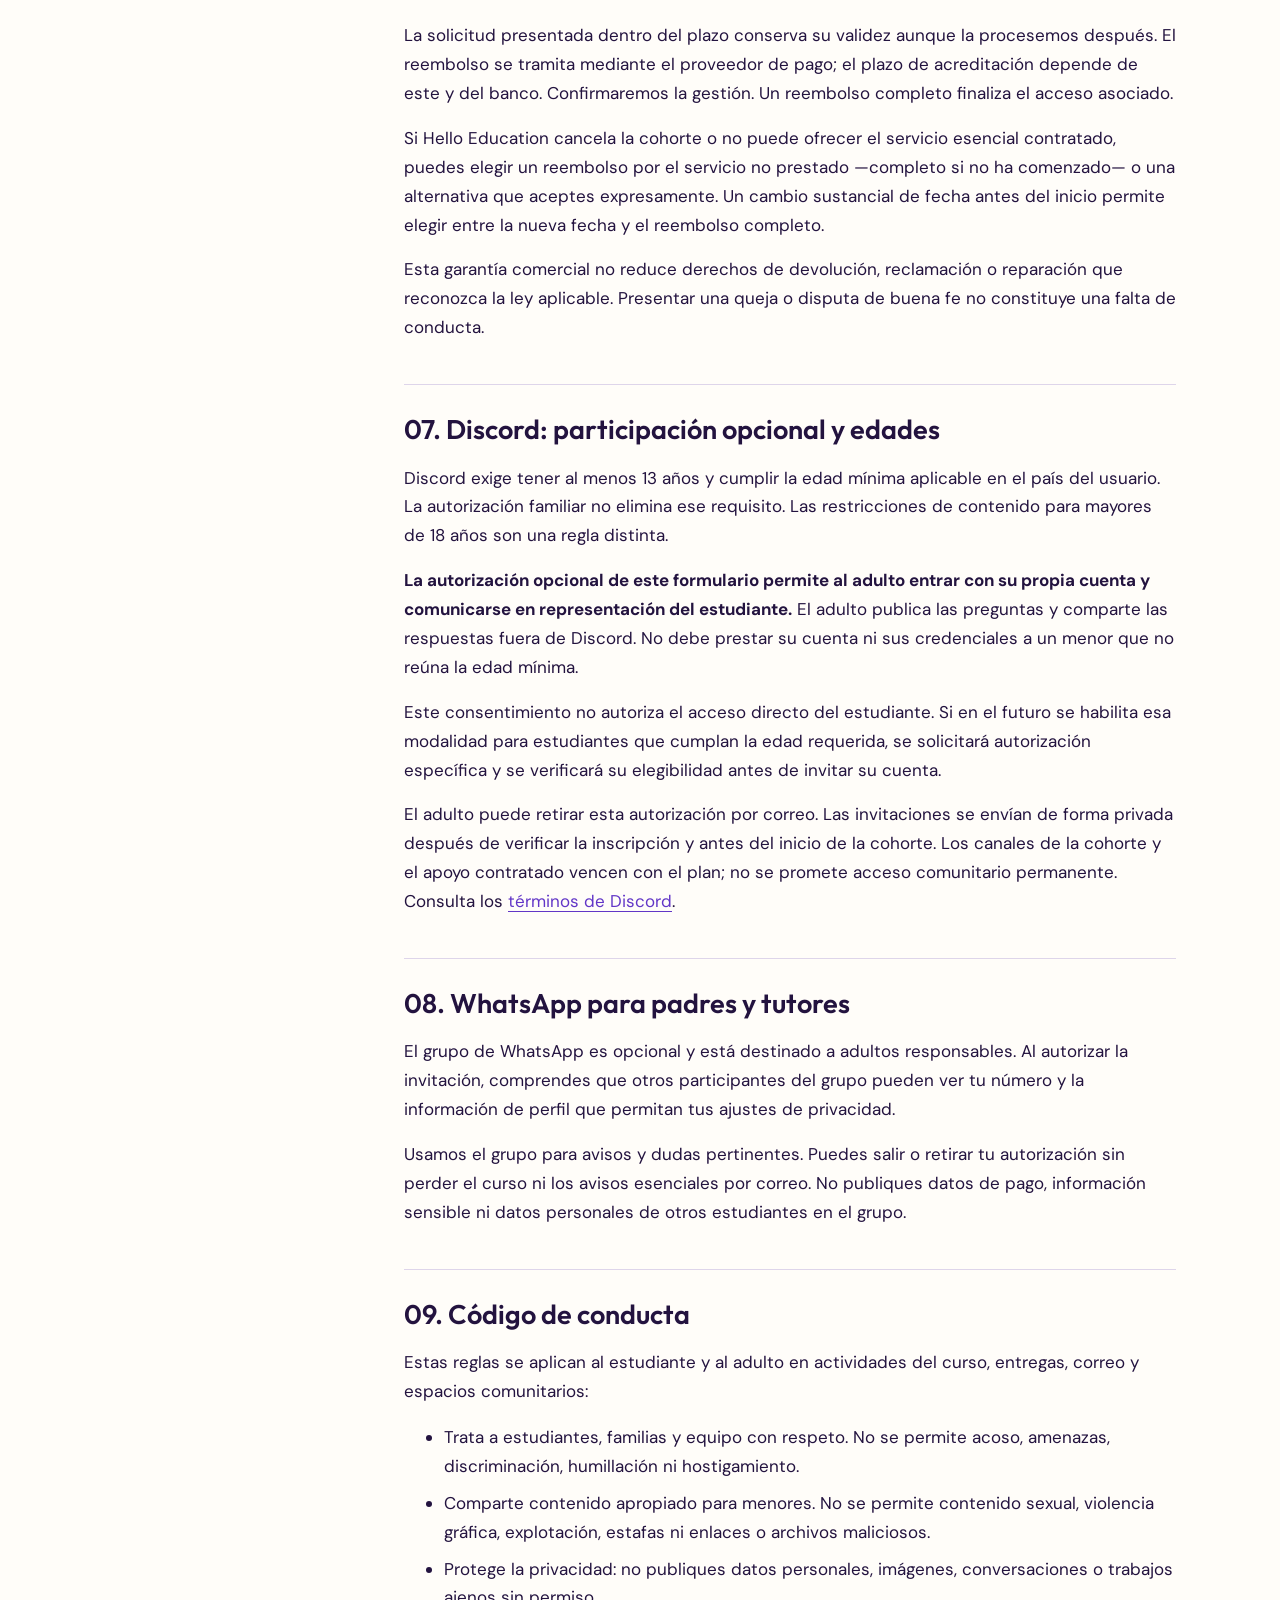
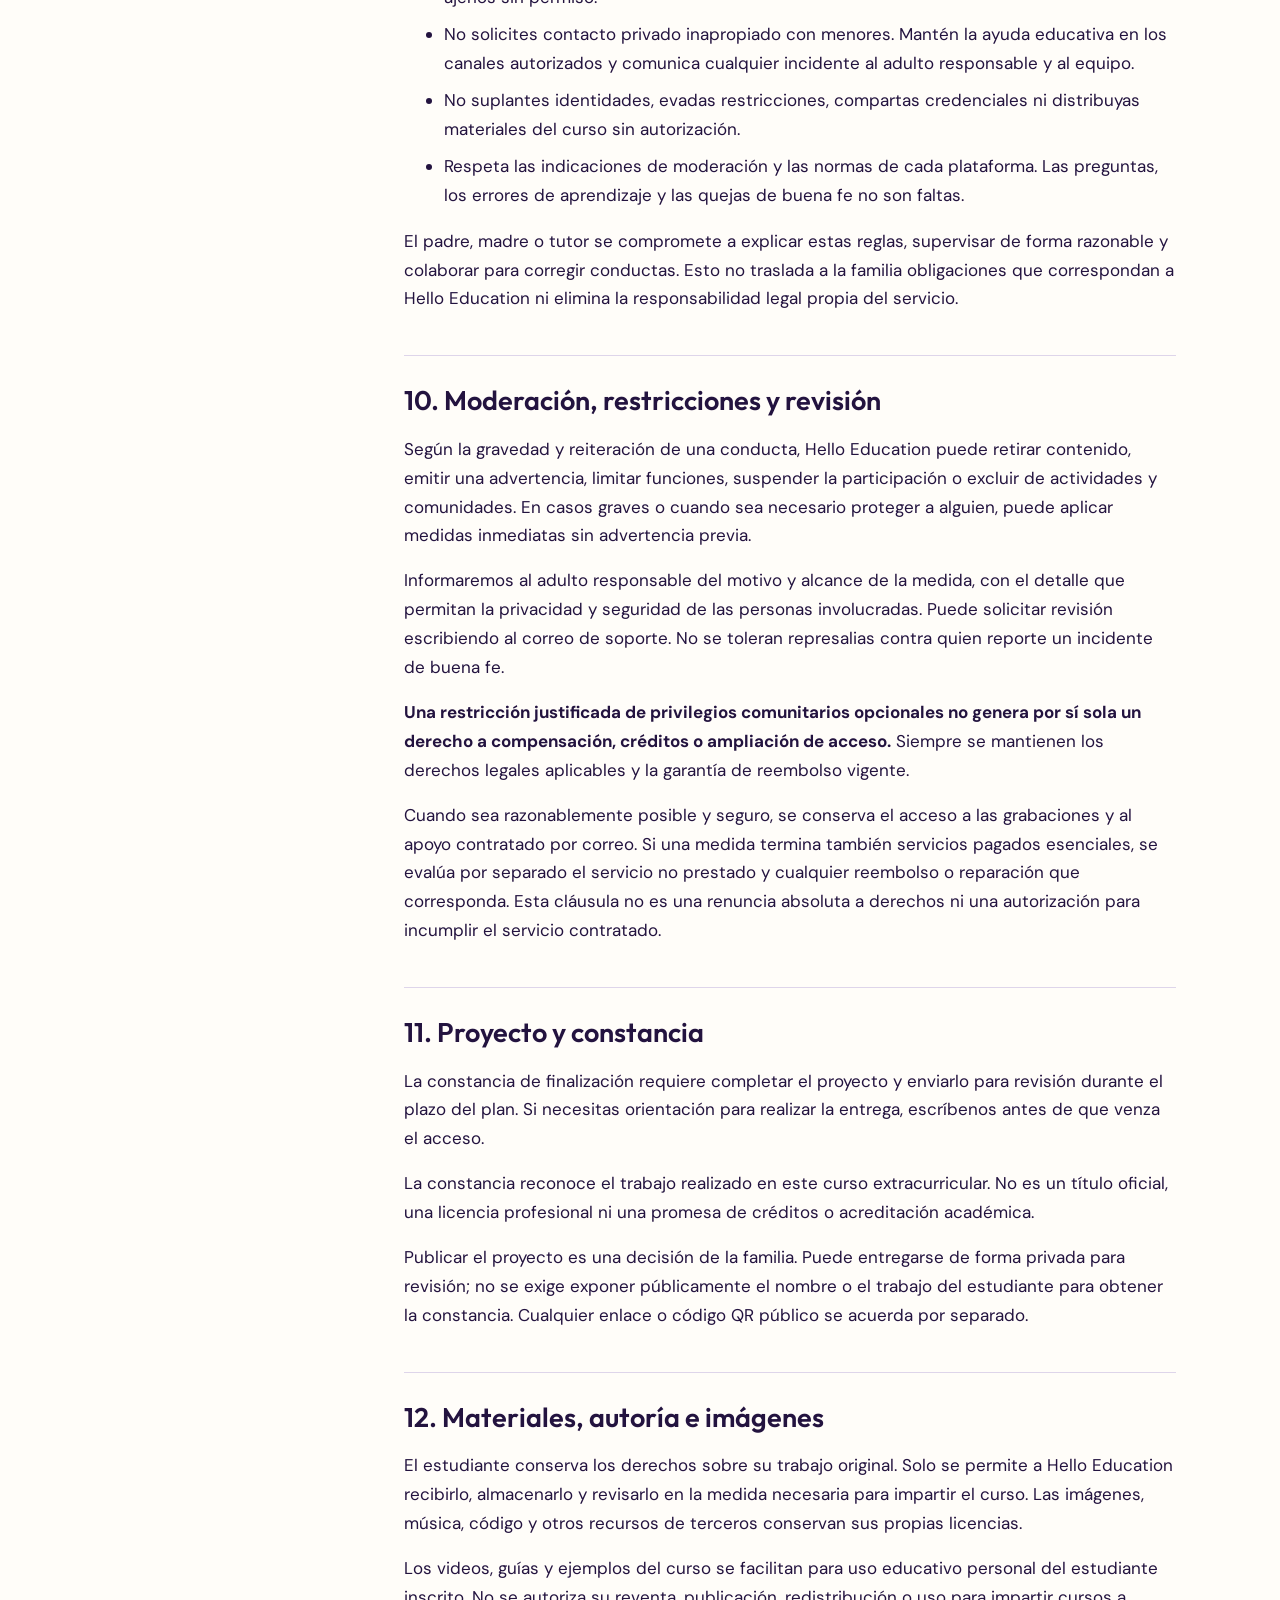
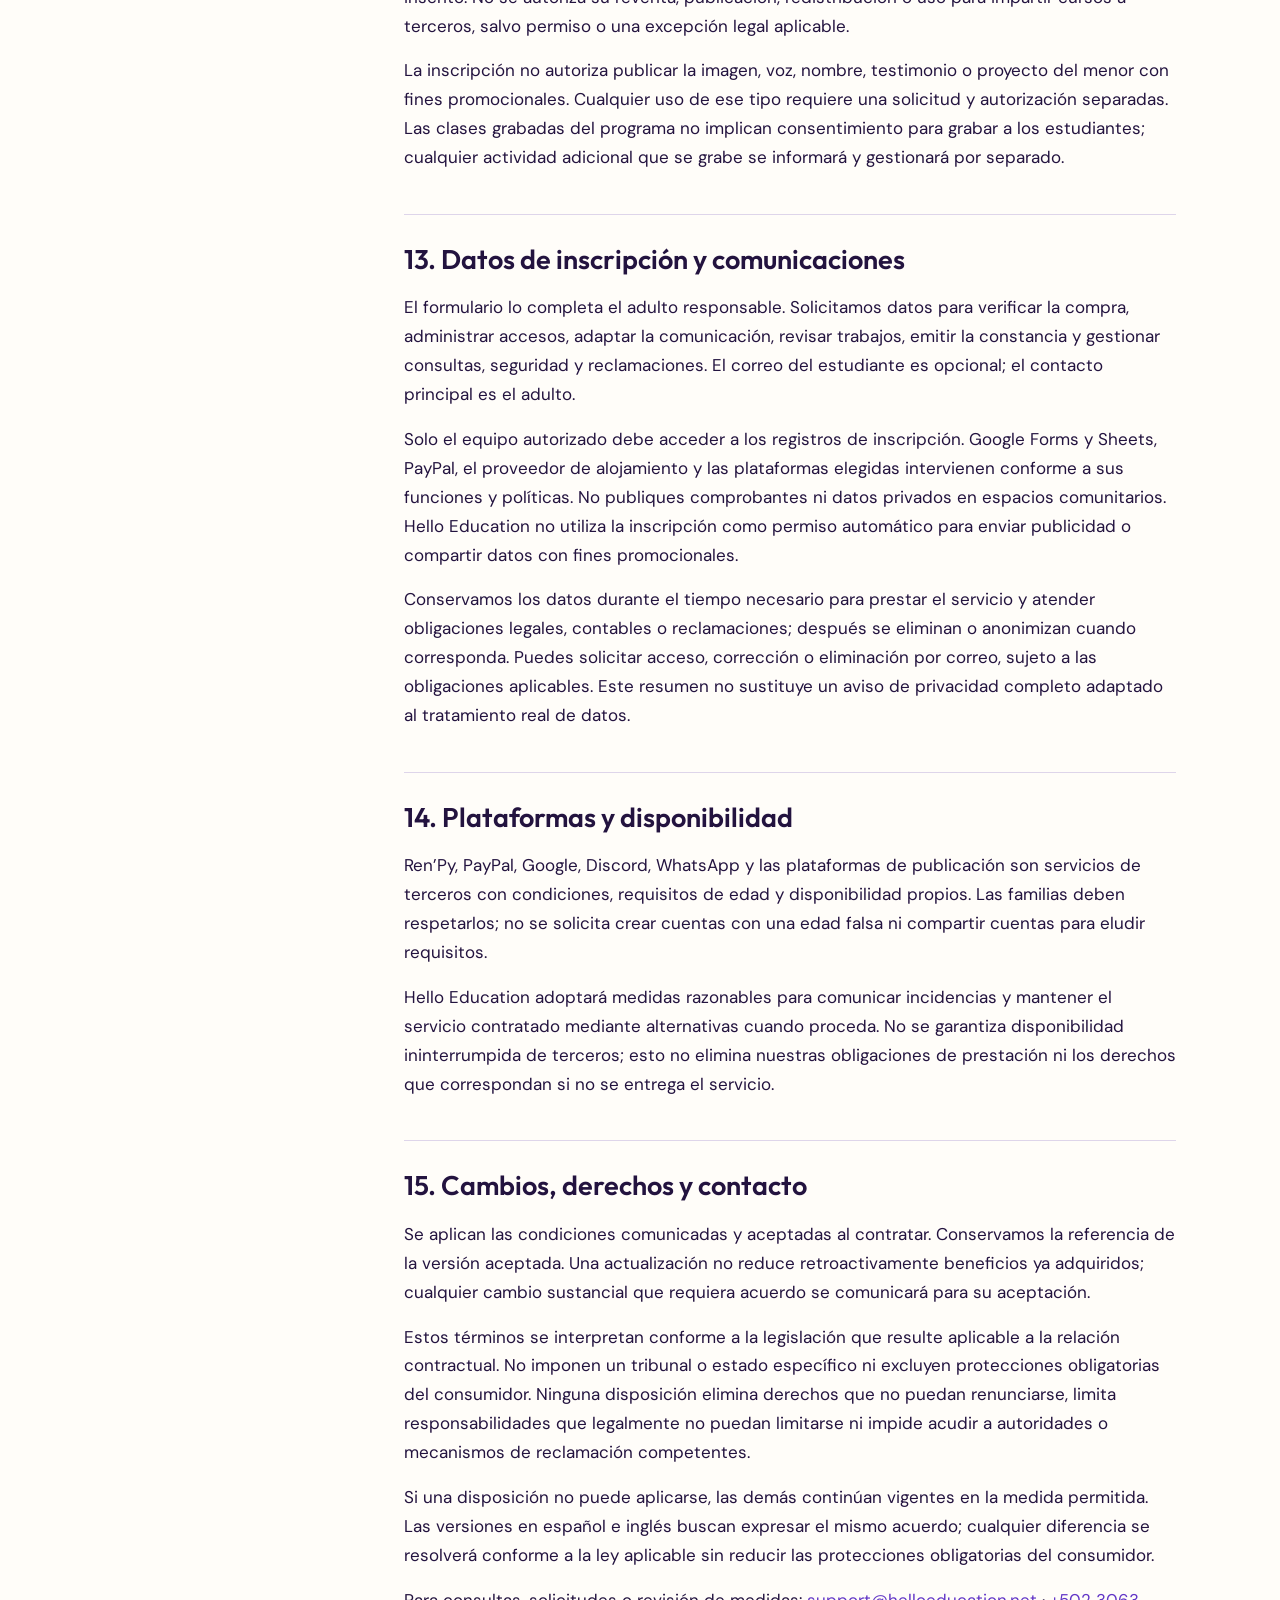
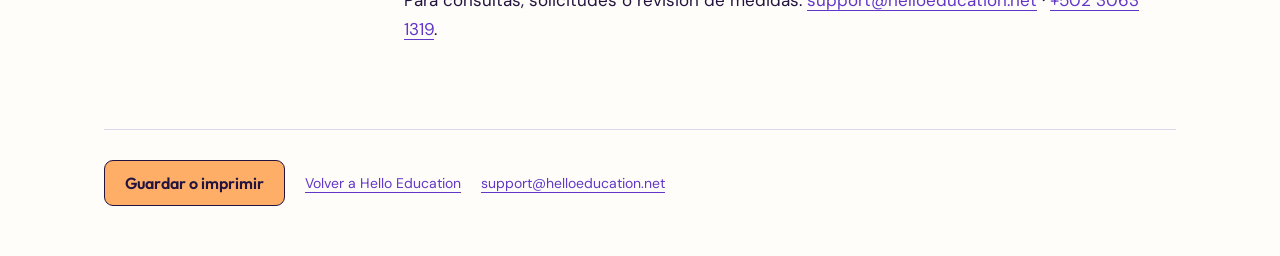
<file: versiones/HE-2026-09-18.html>
<!doctype html><html lang="es"><head><meta charset="utf-8"><meta name="viewport" content="width=device-width,initial-scale=1"><title>Términos y condiciones | Hello Education</title><meta name="description" content="Términos del curso y reglas de comunidad de Hello Education. Course terms and community rules."><meta name="theme-color" content="#6236c7"><link rel="icon" href="terms-assets/world.png"><link rel="stylesheet" href="terms-assets/terms.css"><script src="terms-assets/terms.js" defer></script></head><body><a class="skip" href="#content">Saltar al contenido / Skip to content</a><header><div class="bar"><a href="https://helloeducation.net" aria-label="Hello Education"><img class="logo" src="terms-assets/hello-logo.png" alt="Hello Education"></a><nav class="switch" aria-label="Idioma / Language"><a data-lang="es" href="?lang=es" aria-current="true">ES</a><a data-lang="en" href="?lang=en" aria-current="false">EN</a></nav></div></header><main class="wrap" id="content"><noscript><p>Sin JavaScript, ambas versiones aparecen a continuación. Without JavaScript, both versions appear below.</p></noscript><div data-document="es" lang="es"><div class="hero"><span class="eyebrow">Hello Education · Información para familias</span><h1>Términos y <mark>condiciones.</mark></h1><p class="intro">Una guía clara sobre el curso, el acompañamiento y cómo cuidamos nuestra comunidad.</p><p class="version">Última actualización: 18 de septiembre de 2026 · Versión HE-2026-09-18</p></div><div class="summary"><div><strong>2 · 4 · 6</strong><span>meses según tu plan</span></div><div><strong>A tu elección</strong><span>Discord y WhatsApp opcionales</span></div><div><strong>14 días</strong><span>garantía desde la compra</span></div></div><div class="layout"><nav class="toc" aria-label="Contenido"><h2>En esta página</h2><ol><li><a href="#es-1">El acuerdo con tu familia</a></li><li><a href="#es-2">El curso y los plazos de acceso</a></li><li><a href="#es-3">Cómo recibir ayuda</a></li><li><a href="#es-4">Equipo y acompañamiento familiar</a></li><li><a href="#es-5">Inscripción, pagos y acceso</a></li><li><a href="#es-6">Reembolsos y cambios del servicio</a></li><li><a href="#es-7">Discord: participación opcional y edades</a></li><li><a href="#es-8">WhatsApp para padres y tutores</a></li><li><a href="#es-9">Código de conducta</a></li><li><a href="#es-10">Moderación, restricciones y revisión</a></li><li><a href="#es-11">Proyecto y constancia</a></li><li><a href="#es-12">Materiales, autoría e imágenes</a></li><li><a href="#es-13">Datos de inscripción y comunicaciones</a></li><li><a href="#es-14">Plataformas y disponibilidad</a></li><li><a href="#es-15">Cambios, derechos y contacto</a></li></ol></nav><article><section id="es-1"><h2>01. El acuerdo con tu familia</h2><p>Hello Education ofrece formación creativa en línea. Estos términos describen el curso, el acompañamiento y las reglas de participación. La inscripción de un menor debe realizarla su padre, madre o tutor legal, con capacidad para contratar y autorizar su participación.</p><p>Revisa estos términos antes de comprar. En el formulario solicitamos una aceptación expresa y separada de las autorizaciones opcionales para comunidades. La aceptación posterior a la compra no elimina derechos ya adquiridos ni permite imponer retroactivamente condiciones menos favorables.</p><p>Contacto: <a href="mailto:support@helloeducation.net">support@helloeducation.net</a> · <a href="https://wa.me/50230631319">WhatsApp +502 3063 1319</a>.</p></section><section id="es-2"><h2>02. El curso y los plazos de acceso</h2><p>El programa de creación de novelas visuales con Ren’Py está dirigido a estudiantes de 8 a 17 años. Incluye 16 clases grabadas, un recorrido de 8 semanas y acompañamiento por escrito. El contenido es el mismo en los tres planes; cambia el tiempo disponible para acceder a las grabaciones y recibir apoyo.</p><table><caption>Acceso a grabaciones y acompañamiento</caption><thead><tr><th>Plan</th><th>Duración</th></tr></thead><tbody><tr><td>Inicia</td><td>2 meses</td></tr><tr><td>Avanza</td><td>4 meses</td></tr><tr><td>Domina</td><td>6 meses</td></tr></tbody></table><p>El plazo empieza en la fecha de inicio de la cohorte, o en la fecha posterior de activación confirmada por Hello Education. Confirmaremos por correo el inicio y vencimiento de tu acceso. No es una suscripción con renovación automática.</p><p>La cohorte de octubre de 2026 empieza el <strong>5 de octubre</strong>; las inscripciones cierran el 4 de octubre. Se publican dos clases cada lunes durante ocho semanas. Para la cohorte de noviembre, las 16 clases estarán disponibles desde el inicio de esa cohorte, en la fecha anunciada antes de la compra.</p></section><section id="es-3"><h2>03. Cómo recibir ayuda</h2><p>Las preguntas generales se atienden por escrito en Discord para quienes opten por esa comunidad y cumplan sus requisitos. También puedes comunicarte por correo. Los avances enviados por correo reciben revisión escrita semanal durante el plazo del plan. Las instrucciones de entrega se envían con el acceso.</p><p>No se incluyen sesiones semanales de preguntas y respuestas en vivo, tutoría individual ilimitada ni disponibilidad inmediata o permanente. Si se ofrece una actividad en vivo adicional, se informarán sus condiciones por separado.</p><p>Si no autorizas Discord o WhatsApp, conservas el curso, los avisos esenciales y el acompañamiento por correo durante el plazo contratado.</p></section><section id="es-4"><h2>04. Equipo y acompañamiento familiar</h2><p>Se necesita una computadora compatible con la versión de Ren’Py usada en el curso, permiso para instalar programas y conexión a internet. El trabajo de desarrollo del curso está diseñado para computadora; un teléfono o una tablet no la sustituyen. Consulta antes de comprar si tienes Chromebook, un sistema antiguo o restricciones de instalación.</p><p>El adulto responsable debe apoyar la instalación, revisar el progreso y acompañar al estudiante según su edad y necesidades. Para estudiantes de 8 a 11 años se requiere un adulto disponible para asistirles durante las actividades. El avance depende de la práctica, del equipo y del apoyo disponible; no se garantiza un resultado académico o profesional específico.</p></section><section id="es-5"><h2>05. Inscripción, pagos y acceso</h2><p>Completa un formulario por estudiante. Verificamos el plan, la cohorte y el pago antes de enviar accesos; un comprobante o el envío del formulario no sustituyen esa verificación. Si una compra cubre varios estudiantes, cada plaza debe estar incluida en el pago.</p><p>El precio y la moneda aplicables son los informados al finalizar la compra. Las promociones tienen el plazo anunciado y no se renuevan automáticamente. PayPal procesa el pago; Hello Education no solicita contraseñas, códigos de seguridad ni números completos de tarjeta. Tu banco o proveedor de pago puede aplicar conversión de moneda o cargos propios.</p><p>Los accesos se envían al correo del adulto responsable antes del inicio, una vez verificados los datos y el pago. Si la inscripción se completa después del inicio, coordinaremos la activación. Si pagaste y no recibiste instrucciones, escríbenos.</p></section><section id="es-6"><h2>06. Reembolsos y cambios del servicio</h2><p>Puedes solicitar el reembolso completo del importe pagado a Hello Education dentro de los <strong>14 días calendario posteriores a la compra</strong>, sin explicar el motivo. Escríbenos a <a href="mailto:support@helloeducation.net">support@helloeducation.net</a> o por <a href="https://wa.me/50230631319">WhatsApp +502 3063 1319</a> e incluye la referencia del pago para localizarlo.</p><p>La solicitud presentada dentro del plazo conserva su validez aunque la procesemos después. El reembolso se tramita mediante el proveedor de pago; el plazo de acreditación depende de este y del banco. Confirmaremos la gestión. Un reembolso completo finaliza el acceso asociado.</p><p>Si Hello Education cancela la cohorte o no puede ofrecer el servicio esencial contratado, puedes elegir un reembolso por el servicio no prestado —completo si no ha comenzado— o una alternativa que aceptes expresamente. Un cambio sustancial de fecha antes del inicio permite elegir entre la nueva fecha y el reembolso completo.</p><p>Esta garantía comercial no reduce derechos de devolución, reclamación o reparación que reconozca la ley aplicable. Presentar una queja o disputa de buena fe no constituye una falta de conducta.</p></section><section id="es-7"><h2>07. Discord: participación opcional y edades</h2><p>Discord exige tener al menos 13 años y cumplir la edad mínima aplicable en el país del usuario. La autorización familiar no elimina ese requisito. Las restricciones de contenido para mayores de 18 años son una regla distinta.</p><p><strong>La autorización opcional de este formulario permite al adulto entrar con su propia cuenta y comunicarse en representación del estudiante.</strong> El adulto publica las preguntas y comparte las respuestas fuera de Discord. No debe prestar su cuenta ni sus credenciales a un menor que no reúna la edad mínima.</p><p>Este consentimiento no autoriza el acceso directo del estudiante. Si en el futuro se habilita esa modalidad para estudiantes que cumplan la edad requerida, se solicitará autorización específica y se verificará su elegibilidad antes de invitar su cuenta.</p><p>El adulto puede retirar esta autorización por correo. Las invitaciones se envían de forma privada después de verificar la inscripción y antes del inicio de la cohorte. Los canales de la cohorte y el apoyo contratado vencen con el plan; no se promete acceso comunitario permanente. Consulta los <a href="https://discord.com/terms" target="_blank" rel="noopener noreferrer">términos de Discord</a>.</p></section><section id="es-8"><h2>08. WhatsApp para padres y tutores</h2><p>El grupo de WhatsApp es opcional y está destinado a adultos responsables. Al autorizar la invitación, comprendes que otros participantes del grupo pueden ver tu número y la información de perfil que permitan tus ajustes de privacidad.</p><p>Usamos el grupo para avisos y dudas pertinentes. Puedes salir o retirar tu autorización sin perder el curso ni los avisos esenciales por correo. No publiques datos de pago, información sensible ni datos personales de otros estudiantes en el grupo.</p></section><section id="es-9"><h2>09. Código de conducta</h2><p>Estas reglas se aplican al estudiante y al adulto en actividades del curso, entregas, correo y espacios comunitarios:</p><ul><li>Trata a estudiantes, familias y equipo con respeto. No se permite acoso, amenazas, discriminación, humillación ni hostigamiento.</li><li>Comparte contenido apropiado para menores. No se permite contenido sexual, violencia gráfica, explotación, estafas ni enlaces o archivos maliciosos.</li><li>Protege la privacidad: no publiques datos personales, imágenes, conversaciones o trabajos ajenos sin permiso.</li><li>No solicites contacto privado inapropiado con menores. Mantén la ayuda educativa en los canales autorizados y comunica cualquier incidente al adulto responsable y al equipo.</li><li>No suplantes identidades, evadas restricciones, compartas credenciales ni distribuyas materiales del curso sin autorización.</li><li>Respeta las indicaciones de moderación y las normas de cada plataforma. Las preguntas, los errores de aprendizaje y las quejas de buena fe no son faltas.</li></ul><p>El padre, madre o tutor se compromete a explicar estas reglas, supervisar de forma razonable y colaborar para corregir conductas. Esto no traslada a la familia obligaciones que correspondan a Hello Education ni elimina la responsabilidad legal propia del servicio.</p></section><section id="es-10"><h2>10. Moderación, restricciones y revisión</h2><p>Según la gravedad y reiteración de una conducta, Hello Education puede retirar contenido, emitir una advertencia, limitar funciones, suspender la participación o excluir de actividades y comunidades. En casos graves o cuando sea necesario proteger a alguien, puede aplicar medidas inmediatas sin advertencia previa.</p><p>Informaremos al adulto responsable del motivo y alcance de la medida, con el detalle que permitan la privacidad y seguridad de las personas involucradas. Puede solicitar revisión escribiendo al correo de soporte. No se toleran represalias contra quien reporte un incidente de buena fe.</p><p><strong>Una restricción justificada de privilegios comunitarios opcionales no genera por sí sola un derecho a compensación, créditos o ampliación de acceso.</strong> Siempre se mantienen los derechos legales aplicables y la garantía de reembolso vigente.</p><p>Cuando sea razonablemente posible y seguro, se conserva el acceso a las grabaciones y al apoyo contratado por correo. Si una medida termina también servicios pagados esenciales, se evalúa por separado el servicio no prestado y cualquier reembolso o reparación que corresponda. Esta cláusula no es una renuncia absoluta a derechos ni una autorización para incumplir el servicio contratado.</p></section><section id="es-11"><h2>11. Proyecto y constancia</h2><p>La constancia de finalización requiere completar el proyecto y enviarlo para revisión durante el plazo del plan. Si necesitas orientación para realizar la entrega, escríbenos antes de que venza el acceso.</p><p>La constancia reconoce el trabajo realizado en este curso extracurricular. No es un título oficial, una licencia profesional ni una promesa de créditos o acreditación académica.</p><p>Publicar el proyecto es una decisión de la familia. Puede entregarse de forma privada para revisión; no se exige exponer públicamente el nombre o el trabajo del estudiante para obtener la constancia. Cualquier enlace o código QR público se acuerda por separado.</p></section><section id="es-12"><h2>12. Materiales, autoría e imágenes</h2><p>El estudiante conserva los derechos sobre su trabajo original. Solo se permite a Hello Education recibirlo, almacenarlo y revisarlo en la medida necesaria para impartir el curso. Las imágenes, música, código y otros recursos de terceros conservan sus propias licencias.</p><p>Los videos, guías y ejemplos del curso se facilitan para uso educativo personal del estudiante inscrito. No se autoriza su reventa, publicación, redistribución o uso para impartir cursos a terceros, salvo permiso o una excepción legal aplicable.</p><p>La inscripción no autoriza publicar la imagen, voz, nombre, testimonio o proyecto del menor con fines promocionales. Cualquier uso de ese tipo requiere una solicitud y autorización separadas. Las clases grabadas del programa no implican consentimiento para grabar a los estudiantes; cualquier actividad adicional que se grabe se informará y gestionará por separado.</p></section><section id="es-13"><h2>13. Datos de inscripción y comunicaciones</h2><p>El formulario lo completa el adulto responsable. Solicitamos datos para verificar la compra, administrar accesos, adaptar la comunicación, revisar trabajos, emitir la constancia y gestionar consultas, seguridad y reclamaciones. El correo del estudiante es opcional; el contacto principal es el adulto.</p><p>Solo el equipo autorizado debe acceder a los registros de inscripción. Google Forms y Sheets, PayPal, el proveedor de alojamiento y las plataformas elegidas intervienen conforme a sus funciones y políticas. No publiques comprobantes ni datos privados en espacios comunitarios. Hello Education no utiliza la inscripción como permiso automático para enviar publicidad o compartir datos con fines promocionales.</p><p>Conservamos los datos durante el tiempo necesario para prestar el servicio y atender obligaciones legales, contables o reclamaciones; después se eliminan o anonimizan cuando corresponda. Puedes solicitar acceso, corrección o eliminación por correo, sujeto a las obligaciones aplicables. Este resumen no sustituye un aviso de privacidad completo adaptado al tratamiento real de datos.</p></section><section id="es-14"><h2>14. Plataformas y disponibilidad</h2><p>Ren’Py, PayPal, Google, Discord, WhatsApp y las plataformas de publicación son servicios de terceros con condiciones, requisitos de edad y disponibilidad propios. Las familias deben respetarlos; no se solicita crear cuentas con una edad falsa ni compartir cuentas para eludir requisitos.</p><p>Hello Education adoptará medidas razonables para comunicar incidencias y mantener el servicio contratado mediante alternativas cuando proceda. No se garantiza disponibilidad ininterrumpida de terceros; esto no elimina nuestras obligaciones de prestación ni los derechos que correspondan si no se entrega el servicio.</p></section><section id="es-15"><h2>15. Cambios, derechos y contacto</h2><p>Se aplican las condiciones comunicadas y aceptadas al contratar. Conservamos la referencia de la versión aceptada. Una actualización no reduce retroactivamente beneficios ya adquiridos; cualquier cambio sustancial que requiera acuerdo se comunicará para su aceptación.</p><p>Estos términos se interpretan conforme a la legislación que resulte aplicable a la relación contractual. No imponen un tribunal o estado específico ni excluyen protecciones obligatorias del consumidor. Ninguna disposición elimina derechos que no puedan renunciarse, limita responsabilidades que legalmente no puedan limitarse ni impide acudir a autoridades o mecanismos de reclamación competentes.</p><p>Si una disposición no puede aplicarse, las demás continúan vigentes en la medida permitida. Las versiones en español e inglés buscan expresar el mismo acuerdo; cualquier diferencia se resolverá conforme a la ley aplicable sin reducir las protecciones obligatorias del consumidor.</p><p>Para consultas, solicitudes o revisión de medidas: <a href="mailto:support@helloeducation.net">support@helloeducation.net</a> · <a href="https://wa.me/50230631319">+502 3063 1319</a>.</p></section></article></div><footer><div class="actions"><button class="print" type="button" data-print>Guardar o imprimir</button><a href="https://helloeducation.net">Volver a Hello Education</a><a href="mailto:support@helloeducation.net">support@helloeducation.net</a></div></footer></div><div data-document="en" lang="en"><div class="hero"><span class="eyebrow">Hello Education · Information for families</span><h1>Terms &amp; <mark>conditions.</mark></h1><p class="intro">Clear information about the course, support and how we care for our community.</p><p class="version">Last updated: September 18, 2026 · Version HE-2026-09-18</p></div><div class="summary"><div><strong>2 · 4 · 6</strong><span>months depending on your plan</span></div><div><strong>Your choice</strong><span>Optional Discord and WhatsApp</span></div><div><strong>14 days</strong><span>refund guarantee from purchase</span></div></div><div class="layout"><nav class="toc" aria-label="Contents"><h2>On this page</h2><ol><li><a href="#en-1">Our agreement with your family</a></li><li><a href="#en-2">The course and access periods</a></li><li><a href="#en-3">How support works</a></li><li><a href="#en-4">Equipment and family support</a></li><li><a href="#en-5">Enrollment, payment and access</a></li><li><a href="#en-6">Refunds and service changes</a></li><li><a href="#en-7">Discord: optional participation and age</a></li><li><a href="#en-8">WhatsApp for parents and guardians</a></li><li><a href="#en-9">Code of conduct</a></li><li><a href="#en-10">Moderation, restrictions and review</a></li><li><a href="#en-11">Project and certificate</a></li><li><a href="#en-12">Materials, ownership and images</a></li><li><a href="#en-13">Enrollment data and communications</a></li><li><a href="#en-14">Platforms and availability</a></li><li><a href="#en-15">Updates, rights and contact</a></li></ol></nav><article><section id="en-1"><h2>01. Our agreement with your family</h2><p>Hello Education provides online creative education. These terms explain the course, support and participation rules. A minor must be enrolled by a parent or legal guardian with authority to enter into the agreement and authorize participation.</p><p>Read these terms before purchasing. The enrollment form asks for explicit acceptance separately from optional community permissions. Acceptance after payment does not remove existing rights or allow less favorable conditions to be imposed retroactively.</p><p>Contact: <a href="mailto:support@helloeducation.net">support@helloeducation.net</a> · <a href="https://wa.me/50230631319">WhatsApp +502 3063 1319</a>.</p></section><section id="en-2"><h2>02. The course and access periods</h2><p>The Ren’Py visual novel program is for students ages 8–17. It includes 16 recorded lessons, an eight-week learning path and written support. All three plans contain the same course; the time available to use recordings and receive support differs.</p><table><caption>Recording access and support</caption><thead><tr><th>Plan</th><th>Duration</th></tr></thead><tbody><tr><td>Inicia</td><td>2 months</td></tr><tr><td>Avanza</td><td>4 months</td></tr><tr><td>Domina</td><td>6 months</td></tr></tbody></table><p>The access period begins on the cohort start date, or a later activation date confirmed by Hello Education. We will confirm your access start and expiry by email. This is not an automatically renewing subscription.</p><p>The October 2026 cohort starts on <strong>October 5</strong>; enrollment closes October 4. Two lessons are released each Monday for eight weeks. For the November cohort, all 16 lessons will be available from that cohort’s start, on the date advertised before purchase.</p></section><section id="en-3"><h2>03. How support works</h2><p>General questions are answered in writing on Discord for those who choose that community and meet its requirements. You may also contact us by email. Progress submitted by email receives weekly written review during your plan’s access period. Submission instructions accompany course access.</p><p>Weekly live Q&amp;A sessions, unlimited individual tutoring and immediate or around-the-clock availability are not included. Any additional live activity will have separately communicated conditions.</p><p>If you decline Discord or WhatsApp, you retain the course, essential updates and email support throughout the purchased access period.</p></section><section id="en-4"><h2>04. Equipment and family support</h2><p>The student needs a computer compatible with the Ren’Py version used in the course, permission to install software and an internet connection. Course development activities are designed for a computer; a phone or tablet is not a substitute. Contact us before purchasing if you use a Chromebook, older operating system or restricted device.</p><p>The responsible adult must assist with setup, review progress and provide support appropriate to the student’s age and needs. Students ages 8–11 need an adult available to help during activities. Progress depends on practice, equipment and available support; no specific academic or professional outcome is guaranteed.</p></section><section id="en-5"><h2>05. Enrollment, payment and access</h2><p>Submit one form per student. We verify the plan, cohort and payment before issuing access; a receipt or form submission does not replace verification. If one purchase covers multiple students, the payment must include each seat.</p><p>The applicable price and currency are those disclosed at checkout. Promotions expire as advertised and do not renew automatically. PayPal processes payment; Hello Education does not request passwords, security codes or full card numbers. Your bank or payment provider may apply currency conversion or its own charges.</p><p>Access instructions are emailed to the responsible adult before the start, once details and payment have been verified. If enrollment is completed after the start, we will coordinate activation. Contact us if you paid but have not received instructions.</p></section><section id="en-6"><h2>06. Refunds and service changes</h2><p>You may request a full refund of the amount paid to Hello Education within <strong>14 calendar days after purchase</strong>, without giving a reason. Contact <a href="mailto:support@helloeducation.net">support@helloeducation.net</a> or <a href="https://wa.me/50230631319">WhatsApp +502 3063 1319</a>, including your payment reference so we can locate it.</p><p>A request submitted within the deadline remains valid if processed later. Refunds are processed through the payment provider; the time to receive funds depends on that provider and your bank. We will confirm processing. A full refund ends the associated access.</p><p>If Hello Education cancels a cohort or cannot deliver the essential purchased service, you may choose a refund for the undelivered service—full if it has not started—or an alternative you explicitly accept. A substantial start-date change before the course begins lets you choose the new date or a full refund.</p><p>This commercial guarantee does not reduce refund, complaint or remedy rights under applicable law. Making a good-faith complaint or payment dispute is not misconduct.</p></section><section id="en-7"><h2>07. Discord: optional participation and age</h2><p>Discord requires users to be at least 13 and meet their country’s applicable minimum age. Parental permission does not remove that requirement. Restrictions on content for adults aged 18 and over are a separate rule.</p><p><strong>The optional permission in this form allows the adult to join using their own account and communicate on the student’s behalf.</strong> The adult posts questions and shares the answers outside Discord. They must not lend their account or credentials to a child who does not meet the minimum age.</p><p>This consent does not authorize direct student access. If that option is offered in the future to age-eligible students, specific permission and eligibility verification will be required before inviting their account.</p><p>The adult may withdraw this permission by email. Invitations are sent privately after enrollment verification and before the cohort begins. Cohort channels and purchased support expire with the plan; permanent community access is not promised. See <a href="https://discord.com/terms" target="_blank" rel="noopener noreferrer">Discord’s terms</a>.</p></section><section id="en-8"><h2>08. WhatsApp for parents and guardians</h2><p>The WhatsApp group is optional and intended for responsible adults. By requesting an invitation, you understand that other group participants may see your phone number and profile information permitted by your privacy settings.</p><p>The group is for relevant updates and questions. You may leave or withdraw permission without losing the course or essential email updates. Do not post payment details, sensitive information or other students’ personal information in the group.</p></section><section id="en-9"><h2>09. Code of conduct</h2><p>These rules apply to students and adults in course activities, submissions, email and community spaces:</p><ul><li>Treat students, families and staff respectfully. Harassment, threats, discrimination, humiliation and bullying are prohibited.</li><li>Share content suitable for minors. Sexual content, graphic violence, exploitation, scams and malicious links or files are prohibited.</li><li>Protect privacy: do not share another person’s personal information, images, conversations or work without permission.</li><li>Do not seek inappropriate private contact with minors. Keep educational support in authorized channels and report incidents to the responsible adult and staff.</li><li>Do not impersonate others, evade restrictions, share credentials or distribute course materials without authorization.</li><li>Follow moderation instructions and platform rules. Questions, learning mistakes and good-faith complaints are not misconduct.</li></ul><p>The parent or guardian agrees to explain these rules, provide reasonable supervision and help address behavior concerns. This does not transfer Hello Education’s own duties to the family or remove the service’s own legal responsibility.</p></section><section id="en-10"><h2>10. Moderation, restrictions and review</h2><p>Depending on severity and repeated behavior, Hello Education may remove content, warn, restrict features, suspend participation or exclude someone from activities and communities. Serious incidents or protecting someone’s safety may require immediate action without a prior warning.</p><p>We will tell the responsible adult the reason and scope of the measure, with detail limited where needed to protect the privacy and safety of those involved. They may request review by emailing support. Retaliation against a person who reports a concern in good faith is prohibited.</p><p><strong>A justified restriction of optional community privileges does not by itself create an entitlement to compensation, credits or extended access.</strong> Applicable legal rights and the current refund guarantee remain in effect.</p><p>Where reasonably possible and safe, recordings and purchased email support remain available. If a measure also ends essential paid services, undelivered services and any applicable refund or remedy are assessed separately. This clause is not a blanket waiver of rights or permission to withhold the contracted service.</p></section><section id="en-11"><h2>11. Project and certificate</h2><p>A completion certificate requires completing and submitting the project for review during the plan’s access period. Contact us before access expires if you need submission guidance.</p><p>The certificate recognizes work completed in this extracurricular course. It is not an official qualification, professional license or promise of academic credit or accreditation.</p><p>Publicly publishing the project is the family’s choice. A private submission may be reviewed; publicly exposing the student’s name or work is not required to receive the certificate. Any public link or QR code is agreed separately.</p></section><section id="en-12"><h2>12. Materials, ownership and images</h2><p>The student retains rights to their original work. Hello Education is permitted to receive, store and review it only as needed to deliver the course. Third-party images, music, code and other resources remain subject to their own licenses.</p><p>Course videos, guides and examples are provided for the enrolled student’s personal educational use. Resale, publication, redistribution or use to teach third parties is not authorized, except with permission or under an applicable legal exception.</p><p>Enrollment does not authorize promotional use of a minor’s image, voice, name, testimonial or project. Such use requires a separate request and permission. Recorded course lessons do not imply consent to record students; any additional recorded activity will be separately explained and addressed.</p></section><section id="en-13"><h2>13. Enrollment data and communications</h2><p>The responsible adult completes the form. We request information to verify payment, administer access, adapt communications, review work, issue the certificate and handle support, safety and complaints. The student’s email is optional; the adult is the primary contact.</p><p>Only authorized staff should access enrollment records. Google Forms and Sheets, PayPal, the hosting provider and chosen platforms are involved according to their roles and policies. Do not post receipts or private information in community spaces. Hello Education does not treat enrollment as automatic permission for advertising or promotional data sharing.</p><p>Data is retained as needed to deliver the service and meet legal, accounting or dispute-related obligations, then deleted or anonymized as appropriate. You may request access, correction or deletion by email, subject to applicable obligations. This summary does not replace a complete privacy notice reflecting actual data practices.</p></section><section id="en-14"><h2>14. Platforms and availability</h2><p>Ren’Py, PayPal, Google, Discord, WhatsApp and publishing platforms are third-party services with their own terms, age requirements and availability. Families must comply; we do not ask anyone to enter a false age or share accounts to bypass requirements.</p><p>Hello Education will take reasonable steps to communicate incidents and maintain the contracted service through alternatives where appropriate. Uninterrupted third-party availability is not guaranteed; this does not remove our delivery obligations or rights arising if the service is not provided.</p></section><section id="en-15"><h2>15. Updates, rights and contact</h2><p>The terms disclosed and accepted when purchasing apply. We retain a reference to the accepted version. Updates do not retroactively reduce acquired benefits; substantial changes requiring agreement will be communicated for acceptance.</p><p>These terms are interpreted under the law applicable to the contractual relationship. They do not impose a particular state or exclusive court or exclude mandatory consumer protections. No provision removes nonwaivable rights, limits liability that cannot legally be limited or prevents access to competent authorities or complaint mechanisms.</p><p>If a provision cannot be applied, the others remain effective to the extent permitted. Spanish and English versions aim to express the same agreement; any difference will be resolved under applicable law without reducing mandatory consumer protections.</p><p>For questions, requests or review of moderation measures: <a href="mailto:support@helloeducation.net">support@helloeducation.net</a> · <a href="https://wa.me/50230631319">+502 3063 1319</a>.</p></section></article></div><footer><div class="actions"><button class="print" type="button" data-print>Save or print</button><a href="https://helloeducation.net">Back to Hello Education</a><a href="mailto:support@helloeducation.net">support@helloeducation.net</a></div></footer></div></main></body></html>
</file>
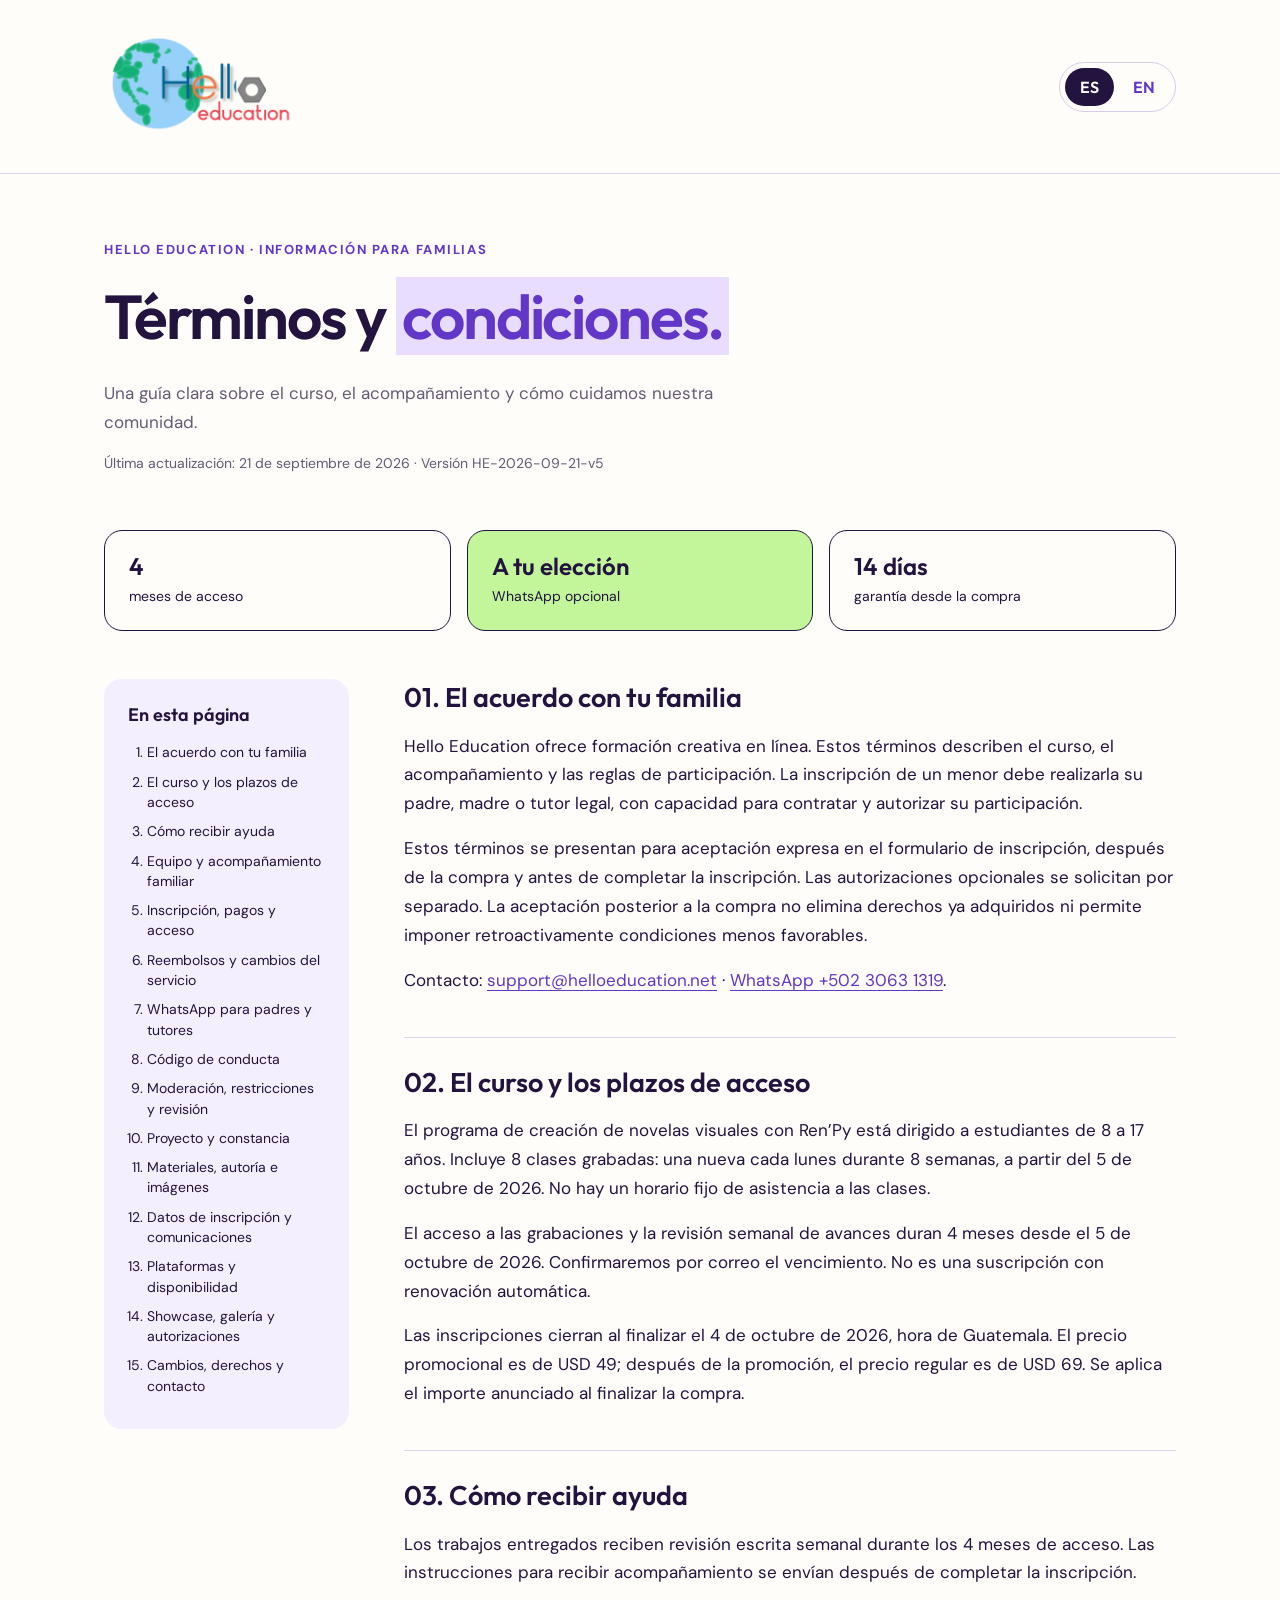
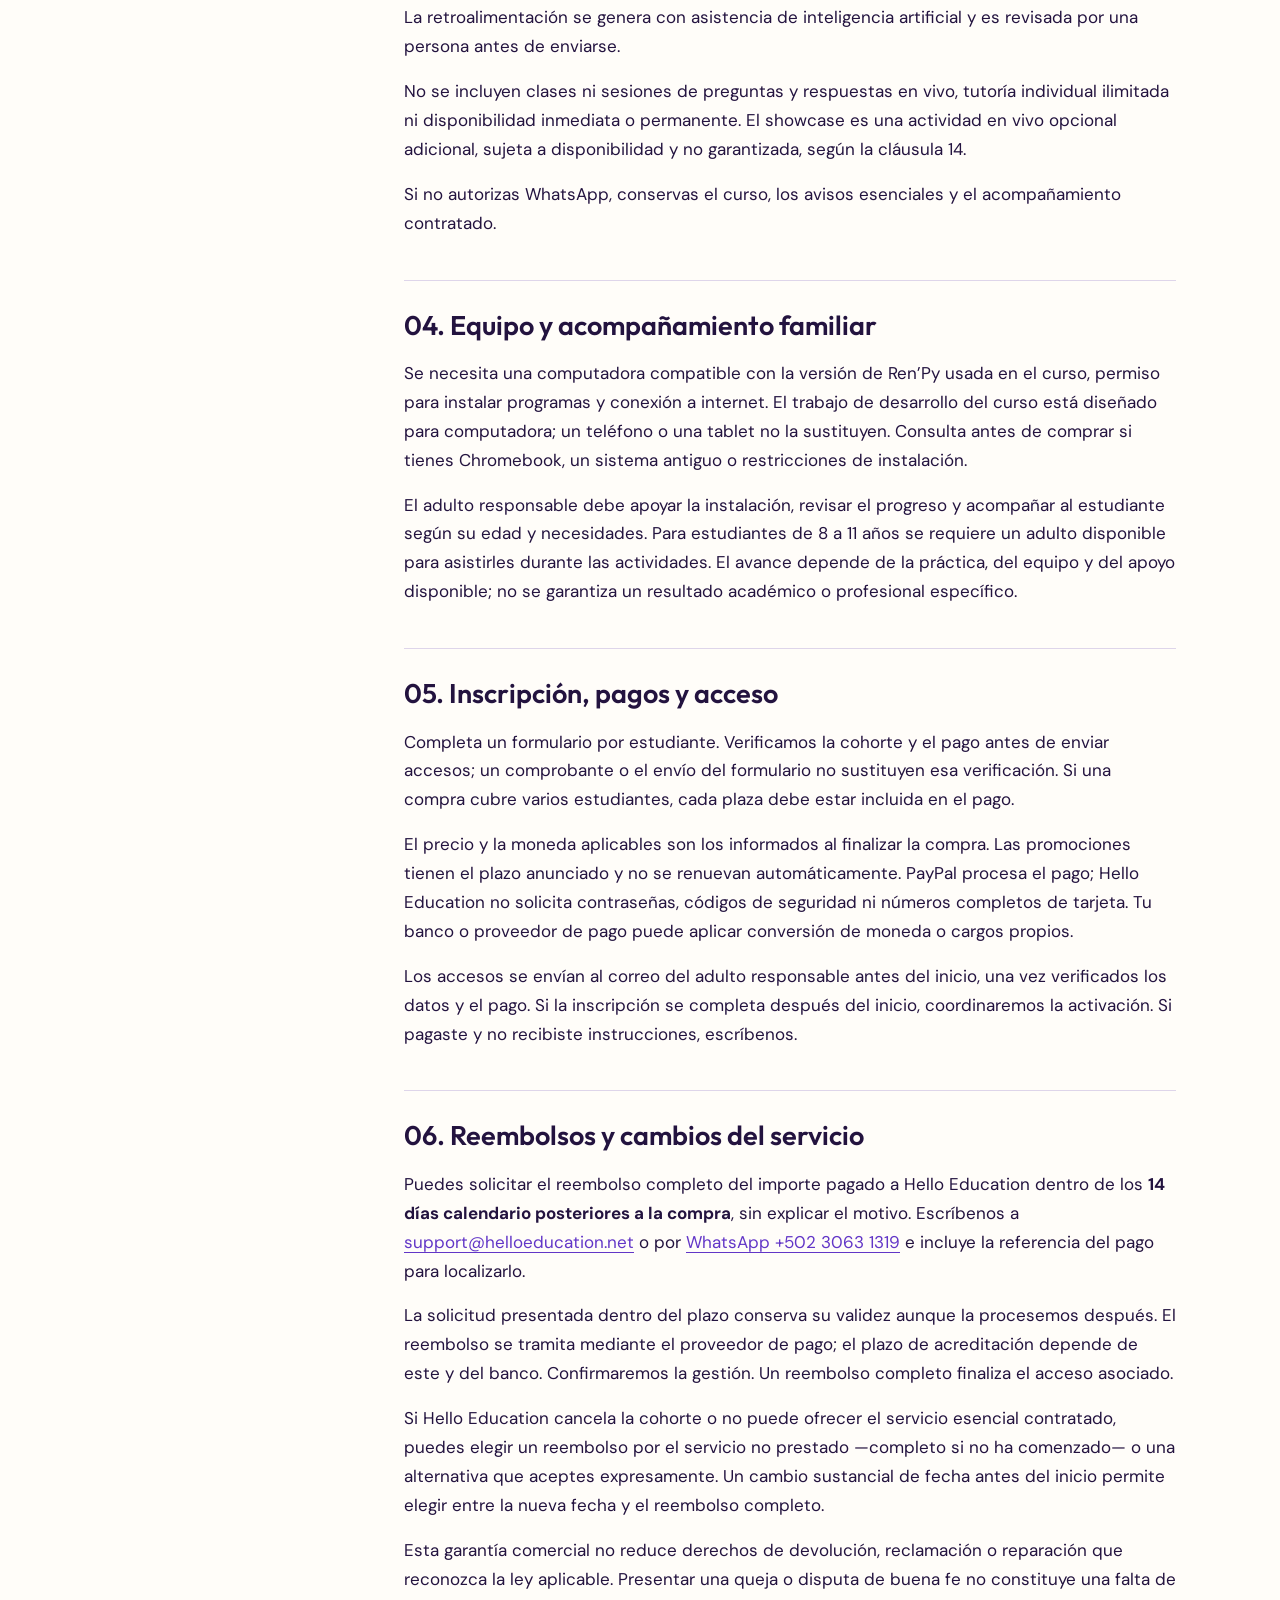
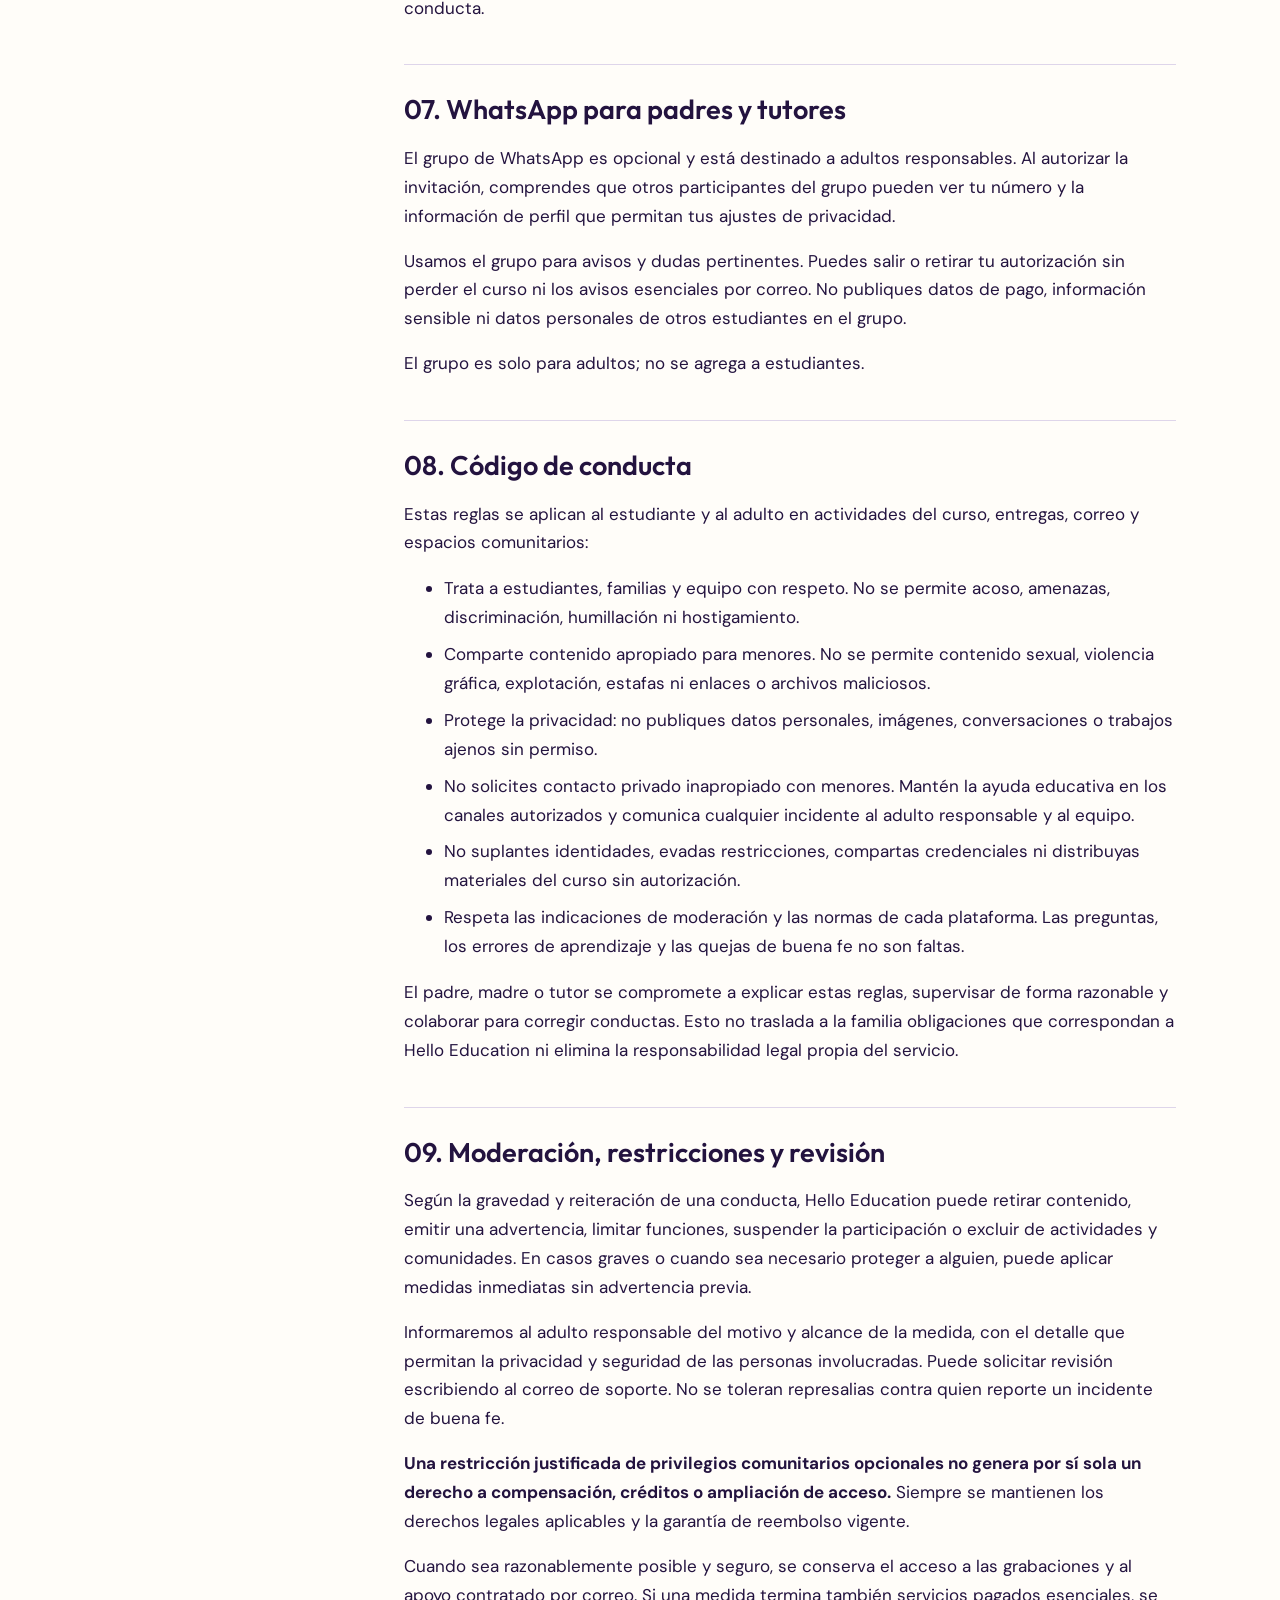
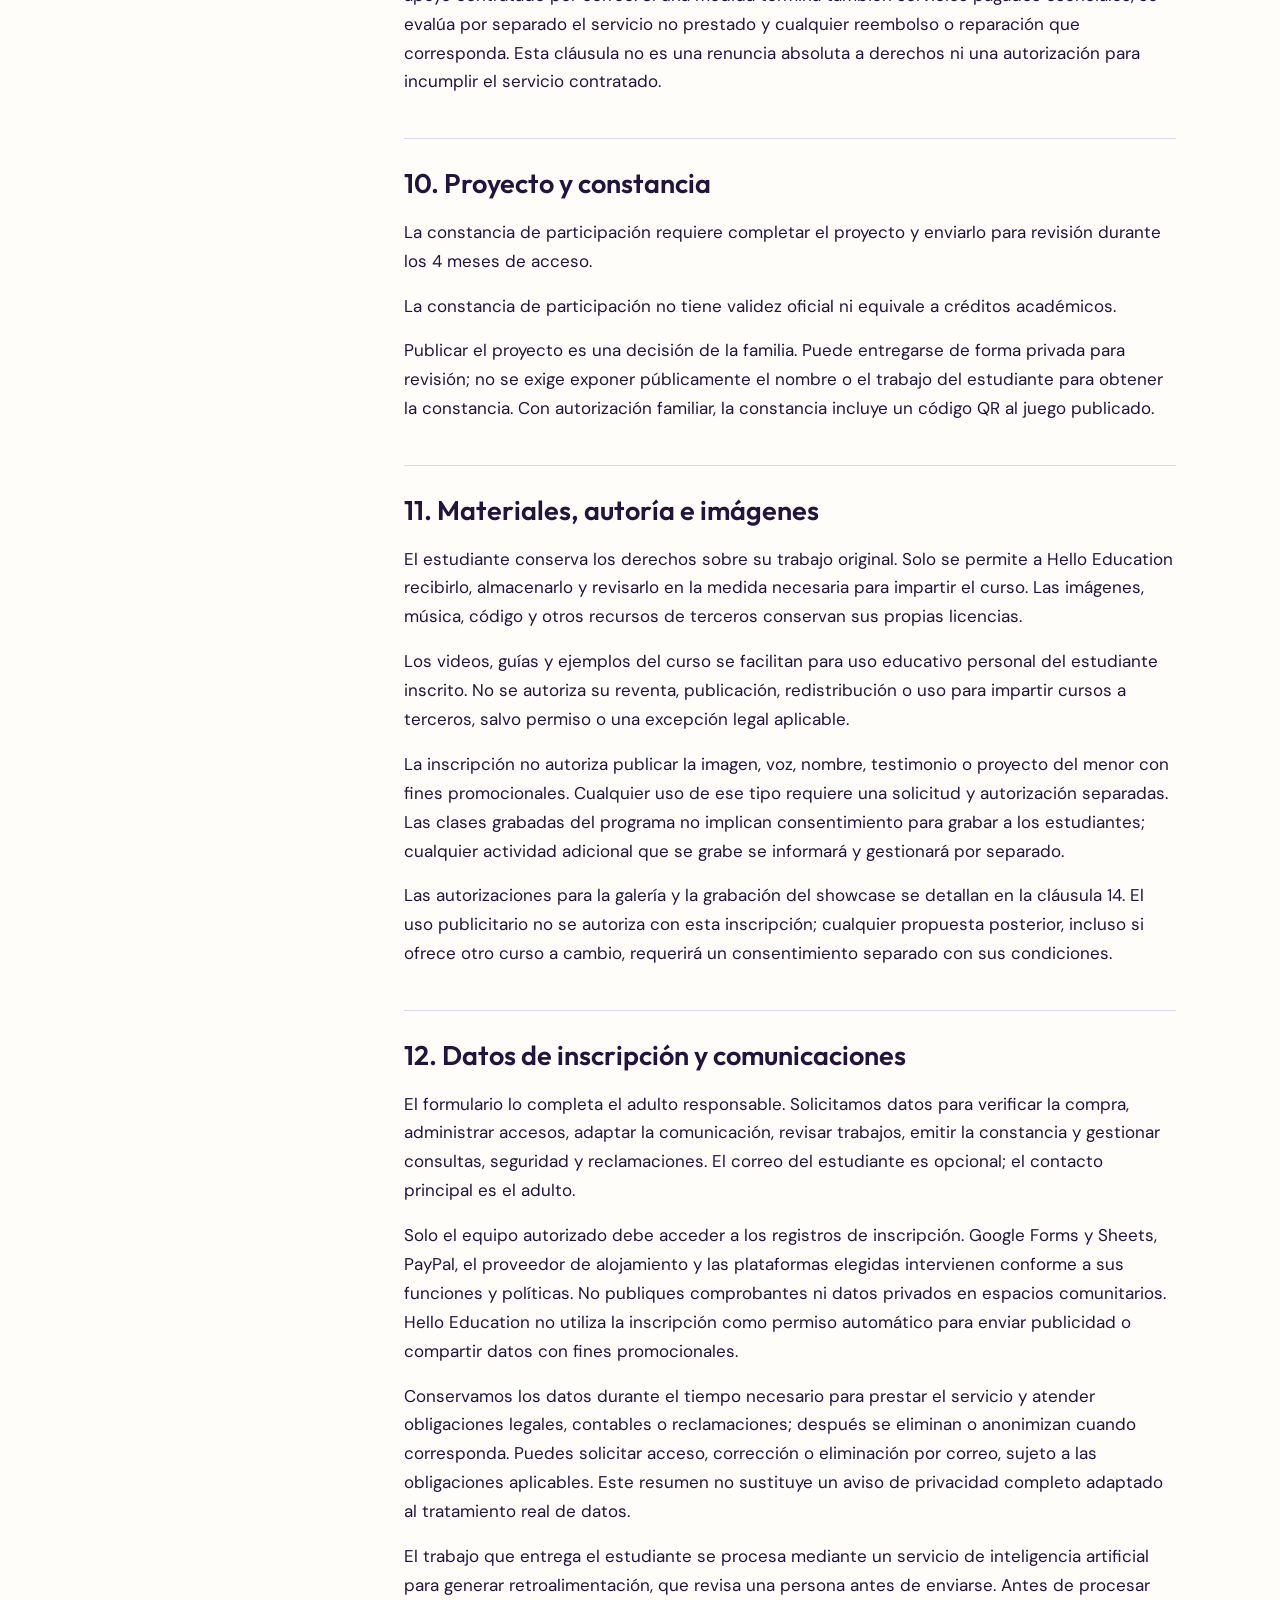
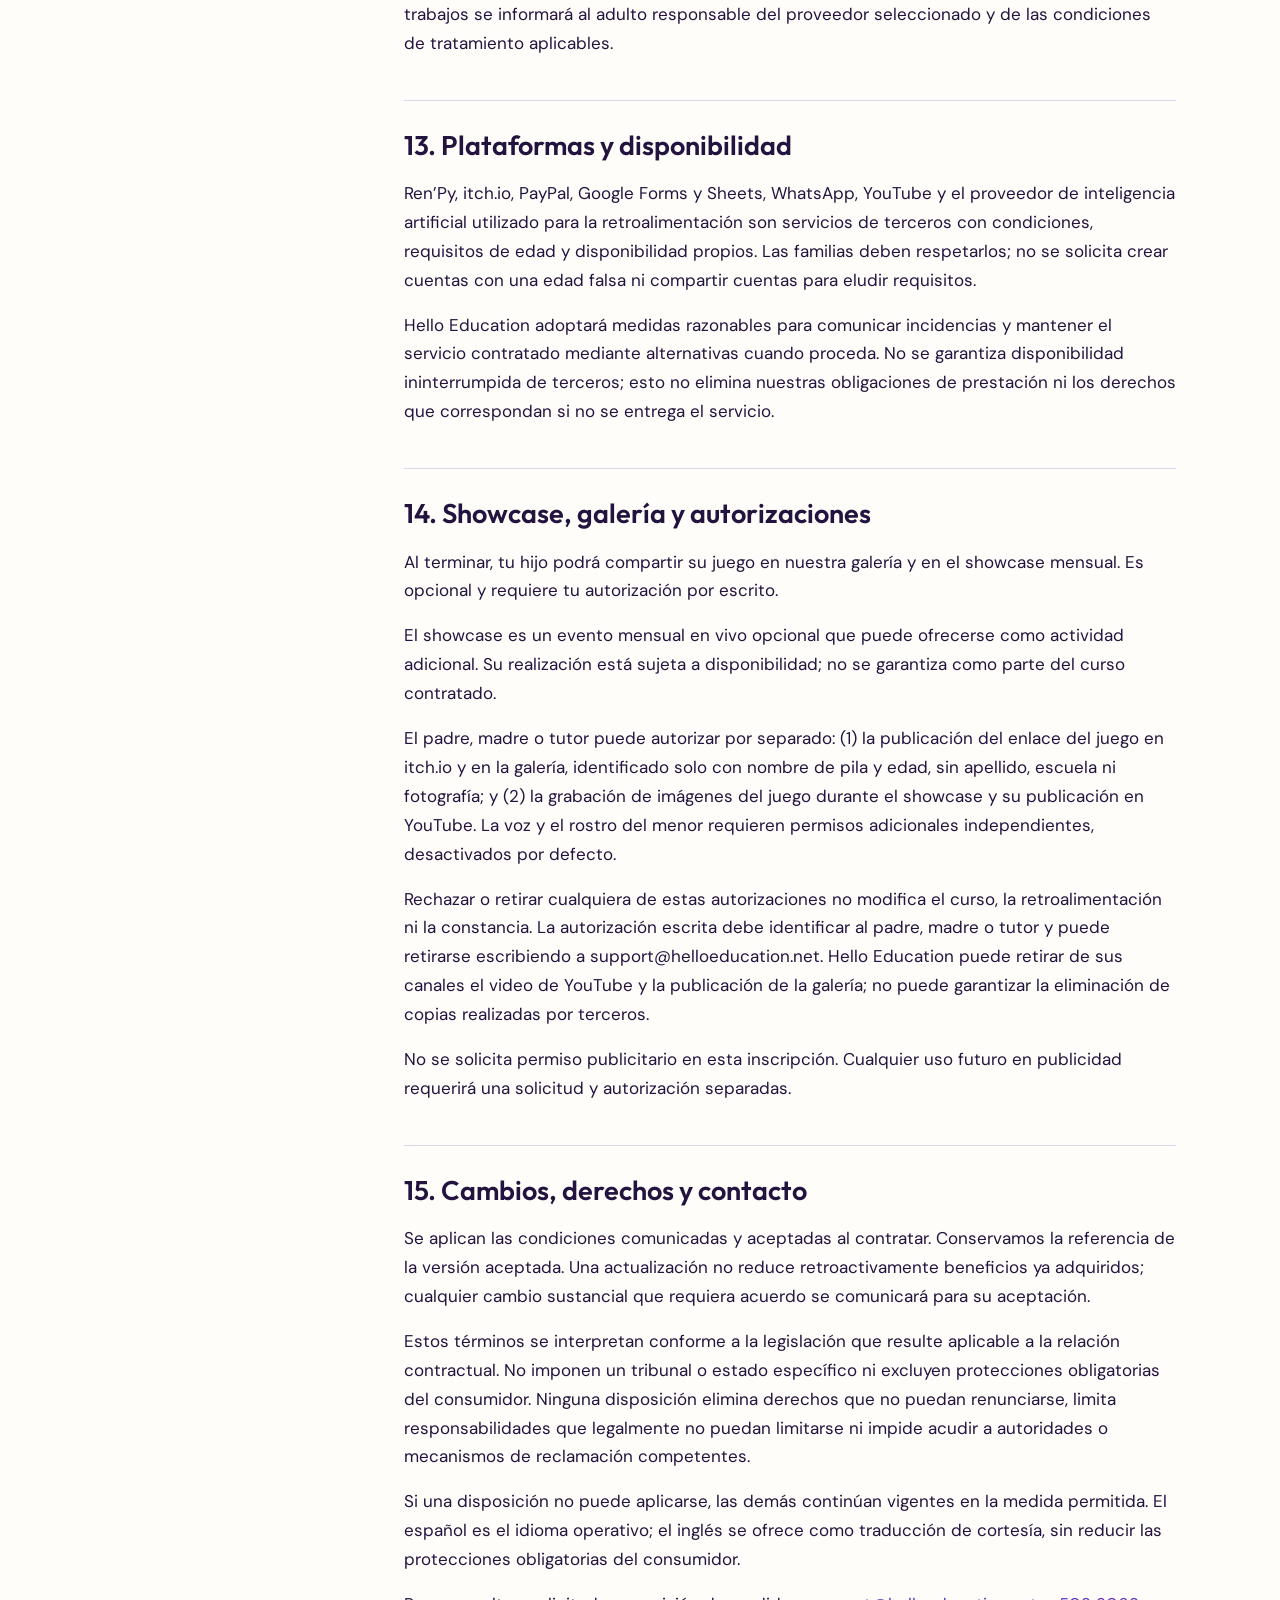
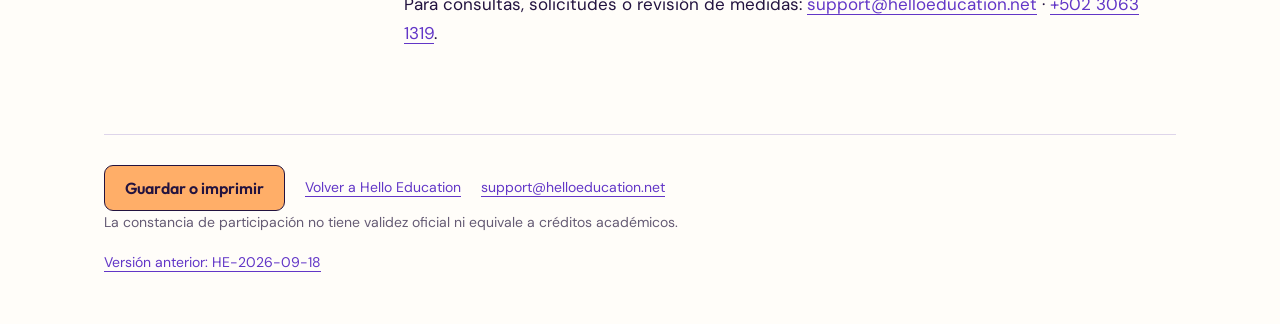
<file: versiones/HE-2026-09-21-v5.html>
<!DOCTYPE html>

<html lang="es"><head><meta charset="utf-8"/><meta content="width=device-width,initial-scale=1" name="viewport"/><title>Términos y condiciones | Hello Education</title><meta content="Términos del curso y reglas de comunidad de Hello Education. Course terms and community rules." name="description"/><meta content="#6236c7" name="theme-color"/><link href="terms-assets/world.png" rel="icon"/><link href="terms-assets/terms.css" rel="stylesheet"/><script defer="" src="terms-assets/terms.js"></script></head><body><a class="skip" href="#content">Saltar al contenido / Skip to content</a><header><div class="bar"><a aria-label="Hello Education" href="https://helloeducation.net"><img alt="Hello Education" class="logo" src="terms-assets/hello-logo.png"/></a><nav aria-label="Idioma / Language" class="switch"><a aria-current="true" data-lang="es" href="?lang=es">ES</a><a aria-current="false" data-lang="en" href="?lang=en">EN</a></nav></div></header><main class="wrap" id="content"><noscript><p>Sin JavaScript, ambas versiones aparecen a continuación. Without JavaScript, both versions appear below.</p></noscript><div data-document="es" lang="es"><div class="hero"><span class="eyebrow">Hello Education · Información para familias</span><h1>Términos y <mark>condiciones.</mark></h1><p class="intro">Una guía clara sobre el curso, el acompañamiento y cómo cuidamos nuestra comunidad.</p><p class="version">Última actualización: 21 de septiembre de 2026 · Versión HE-2026-09-21-v5</p></div><div class="summary"><div><strong>4</strong><span>meses de acceso</span></div><div><strong>A tu elección</strong><span>WhatsApp opcional</span></div><div><strong>14 días</strong><span>garantía desde la compra</span></div></div><div class="layout"><nav aria-label="Contenido" class="toc"><h2>En esta página</h2><ol><li><a href="#es-1">El acuerdo con tu familia</a></li><li><a href="#es-2">El curso y los plazos de acceso</a></li><li><a href="#es-3">Cómo recibir ayuda</a></li><li><a href="#es-4">Equipo y acompañamiento familiar</a></li><li><a href="#es-5">Inscripción, pagos y acceso</a></li><li><a href="#es-6">Reembolsos y cambios del servicio</a></li><li><a href="#es-7">WhatsApp para padres y tutores</a></li><li><a href="#es-8">Código de conducta</a></li><li><a href="#es-9">Moderación, restricciones y revisión</a></li><li><a href="#es-10">Proyecto y constancia</a></li><li><a href="#es-11">Materiales, autoría e imágenes</a></li><li><a href="#es-12">Datos de inscripción y comunicaciones</a></li><li><a href="#es-13">Plataformas y disponibilidad</a></li><li><a href="#es-14">Showcase, galería y autorizaciones</a></li><li><a href="#es-15">Cambios, derechos y contacto</a></li></ol></nav><article><section id="es-1"><h2>01. El acuerdo con tu familia</h2><p>Hello Education ofrece formación creativa en línea. Estos términos describen el curso, el acompañamiento y las reglas de participación. La inscripción de un menor debe realizarla su padre, madre o tutor legal, con capacidad para contratar y autorizar su participación.</p><p>Estos términos se presentan para aceptación expresa en el formulario de inscripción, después de la compra y antes de completar la inscripción. Las autorizaciones opcionales se solicitan por separado. La aceptación posterior a la compra no elimina derechos ya adquiridos ni permite imponer retroactivamente condiciones menos favorables.</p><p>Contacto: <a href="mailto:support@helloeducation.net">support@helloeducation.net</a> · <a href="https://wa.me/50230631319">WhatsApp +502 3063 1319</a>.</p></section><section id="es-2"><h2>02. El curso y los plazos de acceso</h2><p>El programa de creación de novelas visuales con Ren’Py está dirigido a estudiantes de 8 a 17 años. Incluye 8 clases grabadas: una nueva cada lunes durante 8 semanas, a partir del 5 de octubre de 2026. No hay un horario fijo de asistencia a las clases.</p><p>El acceso a las grabaciones y la revisión semanal de avances duran 4 meses desde el 5 de octubre de 2026. Confirmaremos por correo el vencimiento. No es una suscripción con renovación automática.</p><p>Las inscripciones cierran al finalizar el 4 de octubre de 2026, hora de Guatemala. El precio promocional es de USD 49; después de la promoción, el precio regular es de USD 69. Se aplica el importe anunciado al finalizar la compra.</p></section><section id="es-3"><h2>03. Cómo recibir ayuda</h2><p>Los trabajos entregados reciben revisión escrita semanal durante los 4 meses de acceso. Las instrucciones para recibir acompañamiento se envían después de completar la inscripción.</p><p>La retroalimentación se genera con asistencia de inteligencia artificial y es revisada por una persona antes de enviarse.</p><p>No se incluyen clases ni sesiones de preguntas y respuestas en vivo, tutoría individual ilimitada ni disponibilidad inmediata o permanente. El showcase es una actividad en vivo opcional adicional, sujeta a disponibilidad y no garantizada, según la cláusula 14.</p><p>Si no autorizas WhatsApp, conservas el curso, los avisos esenciales y el acompañamiento contratado.</p></section><section id="es-4"><h2>04. Equipo y acompañamiento familiar</h2><p>Se necesita una computadora compatible con la versión de Ren’Py usada en el curso, permiso para instalar programas y conexión a internet. El trabajo de desarrollo del curso está diseñado para computadora; un teléfono o una tablet no la sustituyen. Consulta antes de comprar si tienes Chromebook, un sistema antiguo o restricciones de instalación.</p><p>El adulto responsable debe apoyar la instalación, revisar el progreso y acompañar al estudiante según su edad y necesidades. Para estudiantes de 8 a 11 años se requiere un adulto disponible para asistirles durante las actividades. El avance depende de la práctica, del equipo y del apoyo disponible; no se garantiza un resultado académico o profesional específico.</p></section><section id="es-5"><h2>05. Inscripción, pagos y acceso</h2><p>Completa un formulario por estudiante. Verificamos la cohorte y el pago antes de enviar accesos; un comprobante o el envío del formulario no sustituyen esa verificación. Si una compra cubre varios estudiantes, cada plaza debe estar incluida en el pago.</p><p>El precio y la moneda aplicables son los informados al finalizar la compra. Las promociones tienen el plazo anunciado y no se renuevan automáticamente. PayPal procesa el pago; Hello Education no solicita contraseñas, códigos de seguridad ni números completos de tarjeta. Tu banco o proveedor de pago puede aplicar conversión de moneda o cargos propios.</p><p>Los accesos se envían al correo del adulto responsable antes del inicio, una vez verificados los datos y el pago. Si la inscripción se completa después del inicio, coordinaremos la activación. Si pagaste y no recibiste instrucciones, escríbenos.</p></section><section id="es-6"><h2>06. Reembolsos y cambios del servicio</h2><p>Puedes solicitar el reembolso completo del importe pagado a Hello Education dentro de los <strong>14 días calendario posteriores a la compra</strong>, sin explicar el motivo. Escríbenos a <a href="mailto:support@helloeducation.net">support@helloeducation.net</a> o por <a href="https://wa.me/50230631319">WhatsApp +502 3063 1319</a> e incluye la referencia del pago para localizarlo.</p><p>La solicitud presentada dentro del plazo conserva su validez aunque la procesemos después. El reembolso se tramita mediante el proveedor de pago; el plazo de acreditación depende de este y del banco. Confirmaremos la gestión. Un reembolso completo finaliza el acceso asociado.</p><p>Si Hello Education cancela la cohorte o no puede ofrecer el servicio esencial contratado, puedes elegir un reembolso por el servicio no prestado —completo si no ha comenzado— o una alternativa que aceptes expresamente. Un cambio sustancial de fecha antes del inicio permite elegir entre la nueva fecha y el reembolso completo.</p><p>Esta garantía comercial no reduce derechos de devolución, reclamación o reparación que reconozca la ley aplicable. Presentar una queja o disputa de buena fe no constituye una falta de conducta.</p></section><section id="es-7"><h2>07. WhatsApp para padres y tutores</h2><p>El grupo de WhatsApp es opcional y está destinado a adultos responsables. Al autorizar la invitación, comprendes que otros participantes del grupo pueden ver tu número y la información de perfil que permitan tus ajustes de privacidad.</p><p>Usamos el grupo para avisos y dudas pertinentes. Puedes salir o retirar tu autorización sin perder el curso ni los avisos esenciales por correo. No publiques datos de pago, información sensible ni datos personales de otros estudiantes en el grupo.</p><p>El grupo es solo para adultos; no se agrega a estudiantes.</p></section><section id="es-8"><h2>08. Código de conducta</h2><p>Estas reglas se aplican al estudiante y al adulto en actividades del curso, entregas, correo y espacios comunitarios:</p><ul><li>Trata a estudiantes, familias y equipo con respeto. No se permite acoso, amenazas, discriminación, humillación ni hostigamiento.</li><li>Comparte contenido apropiado para menores. No se permite contenido sexual, violencia gráfica, explotación, estafas ni enlaces o archivos maliciosos.</li><li>Protege la privacidad: no publiques datos personales, imágenes, conversaciones o trabajos ajenos sin permiso.</li><li>No solicites contacto privado inapropiado con menores. Mantén la ayuda educativa en los canales autorizados y comunica cualquier incidente al adulto responsable y al equipo.</li><li>No suplantes identidades, evadas restricciones, compartas credenciales ni distribuyas materiales del curso sin autorización.</li><li>Respeta las indicaciones de moderación y las normas de cada plataforma. Las preguntas, los errores de aprendizaje y las quejas de buena fe no son faltas.</li></ul><p>El padre, madre o tutor se compromete a explicar estas reglas, supervisar de forma razonable y colaborar para corregir conductas. Esto no traslada a la familia obligaciones que correspondan a Hello Education ni elimina la responsabilidad legal propia del servicio.</p></section><section id="es-9"><h2>09. Moderación, restricciones y revisión</h2><p>Según la gravedad y reiteración de una conducta, Hello Education puede retirar contenido, emitir una advertencia, limitar funciones, suspender la participación o excluir de actividades y comunidades. En casos graves o cuando sea necesario proteger a alguien, puede aplicar medidas inmediatas sin advertencia previa.</p><p>Informaremos al adulto responsable del motivo y alcance de la medida, con el detalle que permitan la privacidad y seguridad de las personas involucradas. Puede solicitar revisión escribiendo al correo de soporte. No se toleran represalias contra quien reporte un incidente de buena fe.</p><p><strong>Una restricción justificada de privilegios comunitarios opcionales no genera por sí sola un derecho a compensación, créditos o ampliación de acceso.</strong> Siempre se mantienen los derechos legales aplicables y la garantía de reembolso vigente.</p><p>Cuando sea razonablemente posible y seguro, se conserva el acceso a las grabaciones y al apoyo contratado por correo. Si una medida termina también servicios pagados esenciales, se evalúa por separado el servicio no prestado y cualquier reembolso o reparación que corresponda. Esta cláusula no es una renuncia absoluta a derechos ni una autorización para incumplir el servicio contratado.</p></section><section id="es-10"><h2>10. Proyecto y constancia</h2><p>La constancia de participación requiere completar el proyecto y enviarlo para revisión durante los 4 meses de acceso.</p><p>La constancia de participación no tiene validez oficial ni equivale a créditos académicos.</p><p>Publicar el proyecto es una decisión de la familia. Puede entregarse de forma privada para revisión; no se exige exponer públicamente el nombre o el trabajo del estudiante para obtener la constancia. Con autorización familiar, la constancia incluye un código QR al juego publicado.</p></section><section id="es-11"><h2>11. Materiales, autoría e imágenes</h2><p>El estudiante conserva los derechos sobre su trabajo original. Solo se permite a Hello Education recibirlo, almacenarlo y revisarlo en la medida necesaria para impartir el curso. Las imágenes, música, código y otros recursos de terceros conservan sus propias licencias.</p><p>Los videos, guías y ejemplos del curso se facilitan para uso educativo personal del estudiante inscrito. No se autoriza su reventa, publicación, redistribución o uso para impartir cursos a terceros, salvo permiso o una excepción legal aplicable.</p><p>La inscripción no autoriza publicar la imagen, voz, nombre, testimonio o proyecto del menor con fines promocionales. Cualquier uso de ese tipo requiere una solicitud y autorización separadas. Las clases grabadas del programa no implican consentimiento para grabar a los estudiantes; cualquier actividad adicional que se grabe se informará y gestionará por separado.</p><p>Las autorizaciones para la galería y la grabación del showcase se detallan en la cláusula 14. El uso publicitario no se autoriza con esta inscripción; cualquier propuesta posterior, incluso si ofrece otro curso a cambio, requerirá un consentimiento separado con sus condiciones.</p></section><section id="es-12"><h2>12. Datos de inscripción y comunicaciones</h2><p>El formulario lo completa el adulto responsable. Solicitamos datos para verificar la compra, administrar accesos, adaptar la comunicación, revisar trabajos, emitir la constancia y gestionar consultas, seguridad y reclamaciones. El correo del estudiante es opcional; el contacto principal es el adulto.</p><p>Solo el equipo autorizado debe acceder a los registros de inscripción. Google Forms y Sheets, PayPal, el proveedor de alojamiento y las plataformas elegidas intervienen conforme a sus funciones y políticas. No publiques comprobantes ni datos privados en espacios comunitarios. Hello Education no utiliza la inscripción como permiso automático para enviar publicidad o compartir datos con fines promocionales.</p><p>Conservamos los datos durante el tiempo necesario para prestar el servicio y atender obligaciones legales, contables o reclamaciones; después se eliminan o anonimizan cuando corresponda. Puedes solicitar acceso, corrección o eliminación por correo, sujeto a las obligaciones aplicables. Este resumen no sustituye un aviso de privacidad completo adaptado al tratamiento real de datos.</p><p>El trabajo que entrega el estudiante se procesa mediante un servicio de inteligencia artificial para generar retroalimentación, que revisa una persona antes de enviarse. Antes de procesar trabajos se informará al adulto responsable del proveedor seleccionado y de las condiciones de tratamiento aplicables.</p></section><section id="es-13"><h2>13. Plataformas y disponibilidad</h2><p>Ren’Py, itch.io, PayPal, Google Forms y Sheets, WhatsApp, YouTube y el proveedor de inteligencia artificial utilizado para la retroalimentación son servicios de terceros con condiciones, requisitos de edad y disponibilidad propios. Las familias deben respetarlos; no se solicita crear cuentas con una edad falsa ni compartir cuentas para eludir requisitos.</p><p>Hello Education adoptará medidas razonables para comunicar incidencias y mantener el servicio contratado mediante alternativas cuando proceda. No se garantiza disponibilidad ininterrumpida de terceros; esto no elimina nuestras obligaciones de prestación ni los derechos que correspondan si no se entrega el servicio.</p></section><section id="es-14"><h2>14. Showcase, galería y autorizaciones</h2><p>Al terminar, tu hijo podrá compartir su juego en nuestra galería y en el showcase mensual. Es opcional y requiere tu autorización por escrito.</p><p>El showcase es un evento mensual en vivo opcional que puede ofrecerse como actividad adicional. Su realización está sujeta a disponibilidad; no se garantiza como parte del curso contratado.</p><p>El padre, madre o tutor puede autorizar por separado: (1) la publicación del enlace del juego en itch.io y en la galería, identificado solo con nombre de pila y edad, sin apellido, escuela ni fotografía; y (2) la grabación de imágenes del juego durante el showcase y su publicación en YouTube. La voz y el rostro del menor requieren permisos adicionales independientes, desactivados por defecto.</p><p>Rechazar o retirar cualquiera de estas autorizaciones no modifica el curso, la retroalimentación ni la constancia. La autorización escrita debe identificar al padre, madre o tutor y puede retirarse escribiendo a support@helloeducation.net. Hello Education puede retirar de sus canales el video de YouTube y la publicación de la galería; no puede garantizar la eliminación de copias realizadas por terceros.</p><p>No se solicita permiso publicitario en esta inscripción. Cualquier uso futuro en publicidad requerirá una solicitud y autorización separadas.</p></section><section id="es-15"><h2>15. Cambios, derechos y contacto</h2><p>Se aplican las condiciones comunicadas y aceptadas al contratar. Conservamos la referencia de la versión aceptada. Una actualización no reduce retroactivamente beneficios ya adquiridos; cualquier cambio sustancial que requiera acuerdo se comunicará para su aceptación.</p><p>Estos términos se interpretan conforme a la legislación que resulte aplicable a la relación contractual. No imponen un tribunal o estado específico ni excluyen protecciones obligatorias del consumidor. Ninguna disposición elimina derechos que no puedan renunciarse, limita responsabilidades que legalmente no puedan limitarse ni impide acudir a autoridades o mecanismos de reclamación competentes.</p><p>Si una disposición no puede aplicarse, las demás continúan vigentes en la medida permitida. El español es el idioma operativo; el inglés se ofrece como traducción de cortesía, sin reducir las protecciones obligatorias del consumidor.</p><p>Para consultas, solicitudes o revisión de medidas: <a href="mailto:support@helloeducation.net">support@helloeducation.net</a> · <a href="https://wa.me/50230631319">+502 3063 1319</a>.</p></section></article></div><footer><div class="actions"><button class="print" data-print="" type="button">Guardar o imprimir</button><a href="https://helloeducation.net">Volver a Hello Education</a><a href="mailto:support@helloeducation.net">support@helloeducation.net</a></div><p>La constancia de participación no tiene validez oficial ni equivale a créditos académicos.</p><a href="/versiones/HE-2026-09-18.html?lang=es">Versión anterior: HE-2026-09-18</a></footer></div><div data-document="en" lang="en"><div class="hero"><span class="eyebrow">Hello Education · Information for families</span><h1>Terms &amp; <mark>conditions.</mark></h1><p class="intro">Clear information about the course, support and how we care for our community.</p><p class="version">Last updated: September 21, 2026 · Version HE-2026-09-21-v5</p></div><div class="summary"><div><strong>4</strong><span>months of access</span></div><div><strong>Your choice</strong><span>Optional WhatsApp</span></div><div><strong>14 days</strong><span>refund guarantee from purchase</span></div></div><div class="layout"><nav aria-label="Contents" class="toc"><h2>On this page</h2><ol><li><a href="#en-1">Our agreement with your family</a></li><li><a href="#en-2">The course and access periods</a></li><li><a href="#en-3">How support works</a></li><li><a href="#en-4">Equipment and family support</a></li><li><a href="#en-5">Enrollment, payment and access</a></li><li><a href="#en-6">Refunds and service changes</a></li><li><a href="#en-7">WhatsApp for parents and guardians</a></li><li><a href="#en-8">Code of conduct</a></li><li><a href="#en-9">Moderation, restrictions and review</a></li><li><a href="#en-10">Project and certificate</a></li><li><a href="#en-11">Materials, ownership and images</a></li><li><a href="#en-12">Enrollment data and communications</a></li><li><a href="#en-13">Platforms and availability</a></li><li><a href="#en-14">Showcase, gallery and permissions</a></li><li><a href="#en-15">Updates, rights and contact</a></li></ol></nav><article><section id="en-1"><h2>01. Our agreement with your family</h2><p>Hello Education provides online creative education. These terms explain the course, support and participation rules. A minor must be enrolled by a parent or legal guardian with authority to enter into the agreement and authorize participation.</p><p>These terms are presented for explicit acceptance in the registration form, after purchase and before registration is completed. Optional permissions are requested separately. Acceptance after purchase does not remove acquired rights or allow less favorable conditions to be imposed retroactively.</p><p>Contact: <a href="mailto:support@helloeducation.net">support@helloeducation.net</a> · <a href="https://wa.me/50230631319">WhatsApp +502 3063 1319</a>.</p></section><section id="en-2"><h2>02. The course and access periods</h2><p>The Ren’Py visual novel program is for students ages 8–17. It includes 8 recorded lessons: one released each Monday for 8 weeks, starting October 5, 2026. There is no fixed lesson attendance schedule.</p><p>Recording access and weekly progress review last 4 months from October 5, 2026. We will confirm the expiry by email. This is not an automatically renewing subscription.</p><p>Enrollment closes at the end of October 4, 2026, Guatemala time. The promotional price is USD 49; after the promotion, the regular price is USD 69. The amount disclosed at checkout applies.</p></section><section id="en-3"><h2>03. How support works</h2><p>Submitted work receives weekly written review during the 4 months of access. Instructions for receiving support are sent after registration is completed.</p><p>Feedback is generated with AI assistance and reviewed by a person before it is sent.</p><p>Live classes or Q&amp;A sessions, unlimited individual tutoring and immediate or around-the-clock availability are not included. The showcase is an optional additional live activity, subject to availability and not guaranteed, under clause 14.</p><p>If you decline WhatsApp, you retain the course, essential updates and purchased support.</p></section><section id="en-4"><h2>04. Equipment and family support</h2><p>The student needs a computer compatible with the Ren’Py version used in the course, permission to install software and an internet connection. Course development activities are designed for a computer; a phone or tablet is not a substitute. Contact us before purchasing if you use a Chromebook, older operating system or restricted device.</p><p>The responsible adult must assist with setup, review progress and provide support appropriate to the student’s age and needs. Students ages 8–11 need an adult available to help during activities. Progress depends on practice, equipment and available support; no specific academic or professional outcome is guaranteed.</p></section><section id="en-5"><h2>05. Enrollment, payment and access</h2><p>Submit one form per student. We verify the cohort and payment before issuing access; a receipt or form submission does not replace verification. If one purchase covers multiple students, the payment must include each seat.</p><p>The applicable price and currency are those disclosed at checkout. Promotions expire as advertised and do not renew automatically. PayPal processes payment; Hello Education does not request passwords, security codes or full card numbers. Your bank or payment provider may apply currency conversion or its own charges.</p><p>Access instructions are emailed to the responsible adult before the start, once details and payment have been verified. If enrollment is completed after the start, we will coordinate activation. Contact us if you paid but have not received instructions.</p></section><section id="en-6"><h2>06. Refunds and service changes</h2><p>You may request a full refund of the amount paid to Hello Education within <strong>14 calendar days after purchase</strong>, without giving a reason. Contact <a href="mailto:support@helloeducation.net">support@helloeducation.net</a> or <a href="https://wa.me/50230631319">WhatsApp +502 3063 1319</a>, including your payment reference so we can locate it.</p><p>A request submitted within the deadline remains valid if processed later. Refunds are processed through the payment provider; the time to receive funds depends on that provider and your bank. We will confirm processing. A full refund ends the associated access.</p><p>If Hello Education cancels a cohort or cannot deliver the essential purchased service, you may choose a refund for the undelivered service—full if it has not started—or an alternative you explicitly accept. A substantial start-date change before the course begins lets you choose the new date or a full refund.</p><p>This commercial guarantee does not reduce refund, complaint or remedy rights under applicable law. Making a good-faith complaint or payment dispute is not misconduct.</p></section><section id="en-7"><h2>07. WhatsApp for parents and guardians</h2><p>The WhatsApp group is optional and intended for responsible adults. By requesting an invitation, you understand that other group participants may see your phone number and profile information permitted by your privacy settings.</p><p>The group is for relevant updates and questions. You may leave or withdraw permission without losing the course or essential email updates. Do not post payment details, sensitive information or other students’ personal information in the group.</p><p>The group is adults-only; students are not added.</p></section><section id="en-8"><h2>08. Code of conduct</h2><p>These rules apply to students and adults in course activities, submissions, email and community spaces:</p><ul><li>Treat students, families and staff respectfully. Harassment, threats, discrimination, humiliation and bullying are prohibited.</li><li>Share content suitable for minors. Sexual content, graphic violence, exploitation, scams and malicious links or files are prohibited.</li><li>Protect privacy: do not share another person’s personal information, images, conversations or work without permission.</li><li>Do not seek inappropriate private contact with minors. Keep educational support in authorized channels and report incidents to the responsible adult and staff.</li><li>Do not impersonate others, evade restrictions, share credentials or distribute course materials without authorization.</li><li>Follow moderation instructions and platform rules. Questions, learning mistakes and good-faith complaints are not misconduct.</li></ul><p>The parent or guardian agrees to explain these rules, provide reasonable supervision and help address behavior concerns. This does not transfer Hello Education’s own duties to the family or remove the service’s own legal responsibility.</p></section><section id="en-9"><h2>09. Moderation, restrictions and review</h2><p>Depending on severity and repeated behavior, Hello Education may remove content, warn, restrict features, suspend participation or exclude someone from activities and communities. Serious incidents or protecting someone’s safety may require immediate action without a prior warning.</p><p>We will tell the responsible adult the reason and scope of the measure, with detail limited where needed to protect the privacy and safety of those involved. They may request review by emailing support. Retaliation against a person who reports a concern in good faith is prohibited.</p><p><strong>A justified restriction of optional community privileges does not by itself create an entitlement to compensation, credits or extended access.</strong> Applicable legal rights and the current refund guarantee remain in effect.</p><p>Where reasonably possible and safe, recordings and purchased email support remain available. If a measure also ends essential paid services, undelivered services and any applicable refund or remedy are assessed separately. This clause is not a blanket waiver of rights or permission to withhold the contracted service.</p></section><section id="en-10"><h2>10. Project and certificate</h2><p>The certificate of participation requires completing and submitting the project for review during the 4 months of access.</p><p>The certificate of participation has no official validity and does not count as academic credit.</p><p>Publishing the project is the family’s choice. It may be submitted privately for review; publicly exposing the student’s name or work is not required to receive the certificate. With family permission, the certificate includes a QR code to the published game.</p></section><section id="en-11"><h2>11. Materials, ownership and images</h2><p>The student retains rights to their original work. Hello Education is permitted to receive, store and review it only as needed to deliver the course. Third-party images, music, code and other resources remain subject to their own licenses.</p><p>Course videos, guides and examples are provided for the enrolled student’s personal educational use. Resale, publication, redistribution or use to teach third parties is not authorized, except with permission or under an applicable legal exception.</p><p>Enrollment does not authorize promotional use of a minor’s image, voice, name, testimonial or project. Such use requires a separate request and permission. Recorded course lessons do not imply consent to record students; any additional recorded activity will be separately explained and addressed.</p><p>Gallery and showcase recording permissions are described in clause 14. Registration does not authorize advertising use; any later proposal, including one offering another course in exchange, will require separate consent with its terms.</p></section><section id="en-12"><h2>12. Enrollment data and communications</h2><p>The responsible adult completes the form. We request information to verify payment, administer access, adapt communications, review work, issue the certificate and handle support, safety and complaints. The student’s email is optional; the adult is the primary contact.</p><p>Only authorized staff should access enrollment records. Google Forms and Sheets, PayPal, the hosting provider and chosen platforms are involved according to their roles and policies. Do not post receipts or private information in community spaces. Hello Education does not treat enrollment as automatic permission for advertising or promotional data sharing.</p><p>Data is retained as needed to deliver the service and meet legal, accounting or dispute-related obligations, then deleted or anonymized as appropriate. You may request access, correction or deletion by email, subject to applicable obligations. This summary does not replace a complete privacy notice reflecting actual data practices.</p><p>Submitted student work is processed by an AI service to generate feedback, which a person reviews before it is sent. Before processing work, the responsible adult will be informed of the selected provider and applicable data-processing conditions.</p></section><section id="en-13"><h2>13. Platforms and availability</h2><p>Ren’Py, itch.io, PayPal, Google Forms and Sheets, WhatsApp, YouTube and the AI feedback provider are third-party services with their own terms, age requirements and availability. Families must comply; we do not ask anyone to enter a false age or share accounts to bypass requirements.</p><p>Hello Education will take reasonable steps to communicate incidents and maintain the contracted service through alternatives where appropriate. Uninterrupted third-party availability is not guaranteed; this does not remove our delivery obligations or rights arising if the service is not provided.</p></section><section id="en-14"><h2>14. Showcase, gallery and permissions</h2><p>When they finish, your child may share their game in our gallery and in the monthly showcase. It is optional and requires your written permission.</p><p>The showcase is an optional monthly live event that may be offered as an additional activity. It is subject to availability and is not guaranteed as part of the purchased course.</p><p>The parent or legal guardian may separately authorize: (1) publication of the game link on itch.io and in the gallery, identified only by first name and age, without surname, school or photograph; and (2) recording game footage during the showcase and publishing it on YouTube. The child’s voice and face require additional independent permissions, off by default.</p><p>Declining or withdrawing any permission does not change the course, feedback or certificate. Written permission must identify the parent or legal guardian and may be withdrawn by emailing support@helloeducation.net. Hello Education can remove the YouTube video and gallery entry from its own channels; it cannot guarantee removal of third-party copies.</p><p>Advertising permission is not requested at registration. Any future advertising use requires a separate request and permission.</p></section><section id="en-15"><h2>15. Updates, rights and contact</h2><p>The terms disclosed and accepted when purchasing apply. We retain a reference to the accepted version. Updates do not retroactively reduce acquired benefits; substantial changes requiring agreement will be communicated for acceptance.</p><p>These terms are interpreted under the law applicable to the contractual relationship. They do not impose a particular state or exclusive court or exclude mandatory consumer protections. No provision removes nonwaivable rights, limits liability that cannot legally be limited or prevents access to competent authorities or complaint mechanisms.</p><p>If a provision cannot be applied, the others remain effective to the extent permitted. Spanish is the operative language; English is provided as a convenience translation, without reducing mandatory consumer protections.</p><p>For questions, requests or review of moderation measures: <a href="mailto:support@helloeducation.net">support@helloeducation.net</a> · <a href="https://wa.me/50230631319">+502 3063 1319</a>.</p></section></article></div><footer><div class="actions"><button class="print" data-print="" type="button">Save or print</button><a href="https://helloeducation.net">Back to Hello Education</a><a href="mailto:support@helloeducation.net">support@helloeducation.net</a></div><p>The certificate of participation has no official validity and does not count as academic credit.</p><a href="/versiones/HE-2026-09-18.html?lang=en">Previous version: HE-2026-09-18</a></footer></div></main></body></html>
</file>
<file: terms-assets/terms.css>
@font-face{font-family:Outfit;src:url('Outfit-600.ttf') format('truetype');font-weight:600;font-display:swap}@font-face{font-family:DM;src:url('DMSans-400.ttf') format('truetype');font-weight:400;font-display:swap}@font-face{font-family:DM;src:url('DMSans-700.ttf') format('truetype');font-weight:700;font-display:swap}:root{--paper:#fffdf9;--ink:#23133f;--purple:#6236c7;--mint:#c3f59b;--orange:#ffae68;--highlight:#e9ddff;--muted:#655b74}*{box-sizing:border-box}html{scroll-behavior:smooth;scroll-padding-top:120px}body{margin:0;background:var(--paper);color:var(--ink);font:17px/1.7 DM,Arial,sans-serif}a{color:var(--purple);text-underline-offset:4px}a:focus-visible,button:focus-visible{outline:3px solid var(--purple);outline-offset:5px}header{border-bottom:1px solid #ded5ea;background:var(--paper)}.bar{max-width:1120px;margin:auto;display:flex;justify-content:space-between;align-items:center;padding:28px 24px;gap:24px}.logo{width:200px;height:auto;display:block}.switch{display:flex;gap:4px;border:1px solid #d9cce9;border-radius:50px;padding:5px}.switch a{font:600 16px Outfit,sans-serif;padding:9px 15px;border-radius:40px;text-decoration:none}.switch a[aria-current=true]{background:var(--ink);color:white}.wrap{max-width:1120px;margin:auto;padding:0 24px}.hero{padding:60px 0 38px;max-width:850px}.eyebrow{font-size:13px;font-weight:700;letter-spacing:.12em;text-transform:uppercase;color:var(--purple)}h1,h2,h3{font-family:Outfit,sans-serif;font-weight:600;line-height:1.35}h1{font-size:clamp(36px,6vw,62px);letter-spacing:-.035em;margin:12px 0 20px}mark{background:var(--highlight);color:var(--purple);padding:0 .1em}.intro{max-width:690px;color:var(--muted)}.version{font-size:14px;color:var(--muted)}.summary{display:grid;grid-template-columns:repeat(3,1fr);gap:16px;margin:0 0 48px}.summary div{border:1px solid var(--ink);border-radius:18px;padding:20px 24px}.summary div:nth-child(2){background:var(--mint)}.summary strong{display:block;font:600 24px Outfit,sans-serif}.summary span{font-size:14px}.layout{display:grid;grid-template-columns:245px minmax(0,1fr);gap:55px;align-items:start}.toc{position:sticky;top:24px;font-size:14px;line-height:1.45;padding:24px;background:#f4efff;border-radius:18px}.toc h2{font-size:18px;margin-top:0}.toc ol{padding-left:19px;margin-bottom:0}.toc li{margin:9px 0}.toc a{text-decoration:none;color:var(--ink)}article section{border-top:1px solid #ded5ea;padding:26px 0;scroll-margin-top:30px}article section:first-child{border:0;padding-top:0}article h2{font-size:27px;margin:0 0 16px}p{margin:0 0 16px}li{margin-bottom:8px}table{width:100%;border-collapse:collapse;margin:24px 0;font-size:16px}caption{text-align:left;font-weight:700;margin-bottom:10px}th,td{text-align:left;padding:12px 16px;border-bottom:1px solid #ded5ea}thead{background:var(--highlight)}tbody tr:nth-child(2){background:#effbdd}footer{border-top:1px solid #ded5ea;margin-top:44px;padding:30px 0 50px;color:var(--muted);font-size:14px}.actions{display:flex;gap:20px;flex-wrap:wrap;align-items:center}.print{font:600 16px Outfit,sans-serif;background:var(--orange);color:var(--ink);border:1px solid var(--ink);border-radius:9px;padding:12px 20px;cursor:pointer}.skip{position:absolute;left:10px;top:-70px;background:white;padding:10px;z-index:10}.skip:focus{top:10px}[hidden]{display:none!important}@media(max-width:760px){.bar{padding:22px 20px}.logo{width:165px}.wrap{padding:0 20px}.hero{padding-top:36px}.summary{grid-template-columns:1fr;gap:10px;margin-bottom:30px}.summary div{padding:14px 18px}.summary strong{font-size:21px}.layout{grid-template-columns:1fr;gap:30px}.toc{position:static}.toc ol{columns:2;column-gap:25px}.toc li{break-inside:avoid}article h2{font-size:24px}}@media(max-width:400px){.toc ol{columns:1}.bar{gap:12px}.logo{width:160px}.switch a{padding:8px 10px}}@media(prefers-reduced-motion:reduce){html{scroll-behavior:auto}}@media print{header,.toc,.actions,.skip{display:none!important}.layout{display:block}.hero{padding-top:0}body{font-size:11pt;background:white}.wrap{max-width:none;padding:0}.summary{margin-bottom:20px}article section{break-inside:auto}h2{break-after:avoid}footer{padding:15px 0}a{color:inherit}}
</file>
<file: versiones/terms-assets/terms.css>
@font-face{font-family:Outfit;src:url('Outfit-600.ttf') format('truetype');font-weight:600;font-display:swap}@font-face{font-family:DM;src:url('DMSans-400.ttf') format('truetype');font-weight:400;font-display:swap}@font-face{font-family:DM;src:url('DMSans-700.ttf') format('truetype');font-weight:700;font-display:swap}:root{--paper:#fffdf9;--ink:#23133f;--purple:#6236c7;--mint:#c3f59b;--orange:#ffae68;--highlight:#e9ddff;--muted:#655b74}*{box-sizing:border-box}html{scroll-behavior:smooth;scroll-padding-top:120px}body{margin:0;background:var(--paper);color:var(--ink);font:17px/1.7 DM,Arial,sans-serif}a{color:var(--purple);text-underline-offset:4px}a:focus-visible,button:focus-visible{outline:3px solid var(--purple);outline-offset:5px}header{border-bottom:1px solid #ded5ea;background:var(--paper)}.bar{max-width:1120px;margin:auto;display:flex;justify-content:space-between;align-items:center;padding:28px 24px;gap:24px}.logo{width:200px;height:auto;display:block}.switch{display:flex;gap:4px;border:1px solid #d9cce9;border-radius:50px;padding:5px}.switch a{font:600 16px Outfit,sans-serif;padding:9px 15px;border-radius:40px;text-decoration:none}.switch a[aria-current=true]{background:var(--ink);color:white}.wrap{max-width:1120px;margin:auto;padding:0 24px}.hero{padding:60px 0 38px;max-width:850px}.eyebrow{font-size:13px;font-weight:700;letter-spacing:.12em;text-transform:uppercase;color:var(--purple)}h1,h2,h3{font-family:Outfit,sans-serif;font-weight:600;line-height:1.35}h1{font-size:clamp(36px,6vw,62px);letter-spacing:-.035em;margin:12px 0 20px}mark{background:var(--highlight);color:var(--purple);padding:0 .1em}.intro{max-width:690px;color:var(--muted)}.version{font-size:14px;color:var(--muted)}.summary{display:grid;grid-template-columns:repeat(3,1fr);gap:16px;margin:0 0 48px}.summary div{border:1px solid var(--ink);border-radius:18px;padding:20px 24px}.summary div:nth-child(2){background:var(--mint)}.summary strong{display:block;font:600 24px Outfit,sans-serif}.summary span{font-size:14px}.layout{display:grid;grid-template-columns:245px minmax(0,1fr);gap:55px;align-items:start}.toc{position:sticky;top:24px;font-size:14px;line-height:1.45;padding:24px;background:#f4efff;border-radius:18px}.toc h2{font-size:18px;margin-top:0}.toc ol{padding-left:19px;margin-bottom:0}.toc li{margin:9px 0}.toc a{text-decoration:none;color:var(--ink)}article section{border-top:1px solid #ded5ea;padding:26px 0;scroll-margin-top:30px}article section:first-child{border:0;padding-top:0}article h2{font-size:27px;margin:0 0 16px}p{margin:0 0 16px}li{margin-bottom:8px}table{width:100%;border-collapse:collapse;margin:24px 0;font-size:16px}caption{text-align:left;font-weight:700;margin-bottom:10px}th,td{text-align:left;padding:12px 16px;border-bottom:1px solid #ded5ea}thead{background:var(--highlight)}tbody tr:nth-child(2){background:#effbdd}footer{border-top:1px solid #ded5ea;margin-top:44px;padding:30px 0 50px;color:var(--muted);font-size:14px}.actions{display:flex;gap:20px;flex-wrap:wrap;align-items:center}.print{font:600 16px Outfit,sans-serif;background:var(--orange);color:var(--ink);border:1px solid var(--ink);border-radius:9px;padding:12px 20px;cursor:pointer}.skip{position:absolute;left:10px;top:-70px;background:white;padding:10px;z-index:10}.skip:focus{top:10px}[hidden]{display:none!important}@media(max-width:760px){.bar{padding:22px 20px}.logo{width:165px}.wrap{padding:0 20px}.hero{padding-top:36px}.summary{grid-template-columns:1fr;gap:10px;margin-bottom:30px}.summary div{padding:14px 18px}.summary strong{font-size:21px}.layout{grid-template-columns:1fr;gap:30px}.toc{position:static}.toc ol{columns:2;column-gap:25px}.toc li{break-inside:avoid}article h2{font-size:24px}}@media(max-width:400px){.toc ol{columns:1}.bar{gap:12px}.logo{width:160px}.switch a{padding:8px 10px}}@media(prefers-reduced-motion:reduce){html{scroll-behavior:auto}}@media print{header,.toc,.actions,.skip{display:none!important}.layout{display:block}.hero{padding-top:0}body{font-size:11pt;background:white}.wrap{max-width:none;padding:0}.summary{margin-bottom:20px}article section{break-inside:auto}h2{break-after:avoid}footer{padding:15px 0}a{color:inherit}}
</file>
